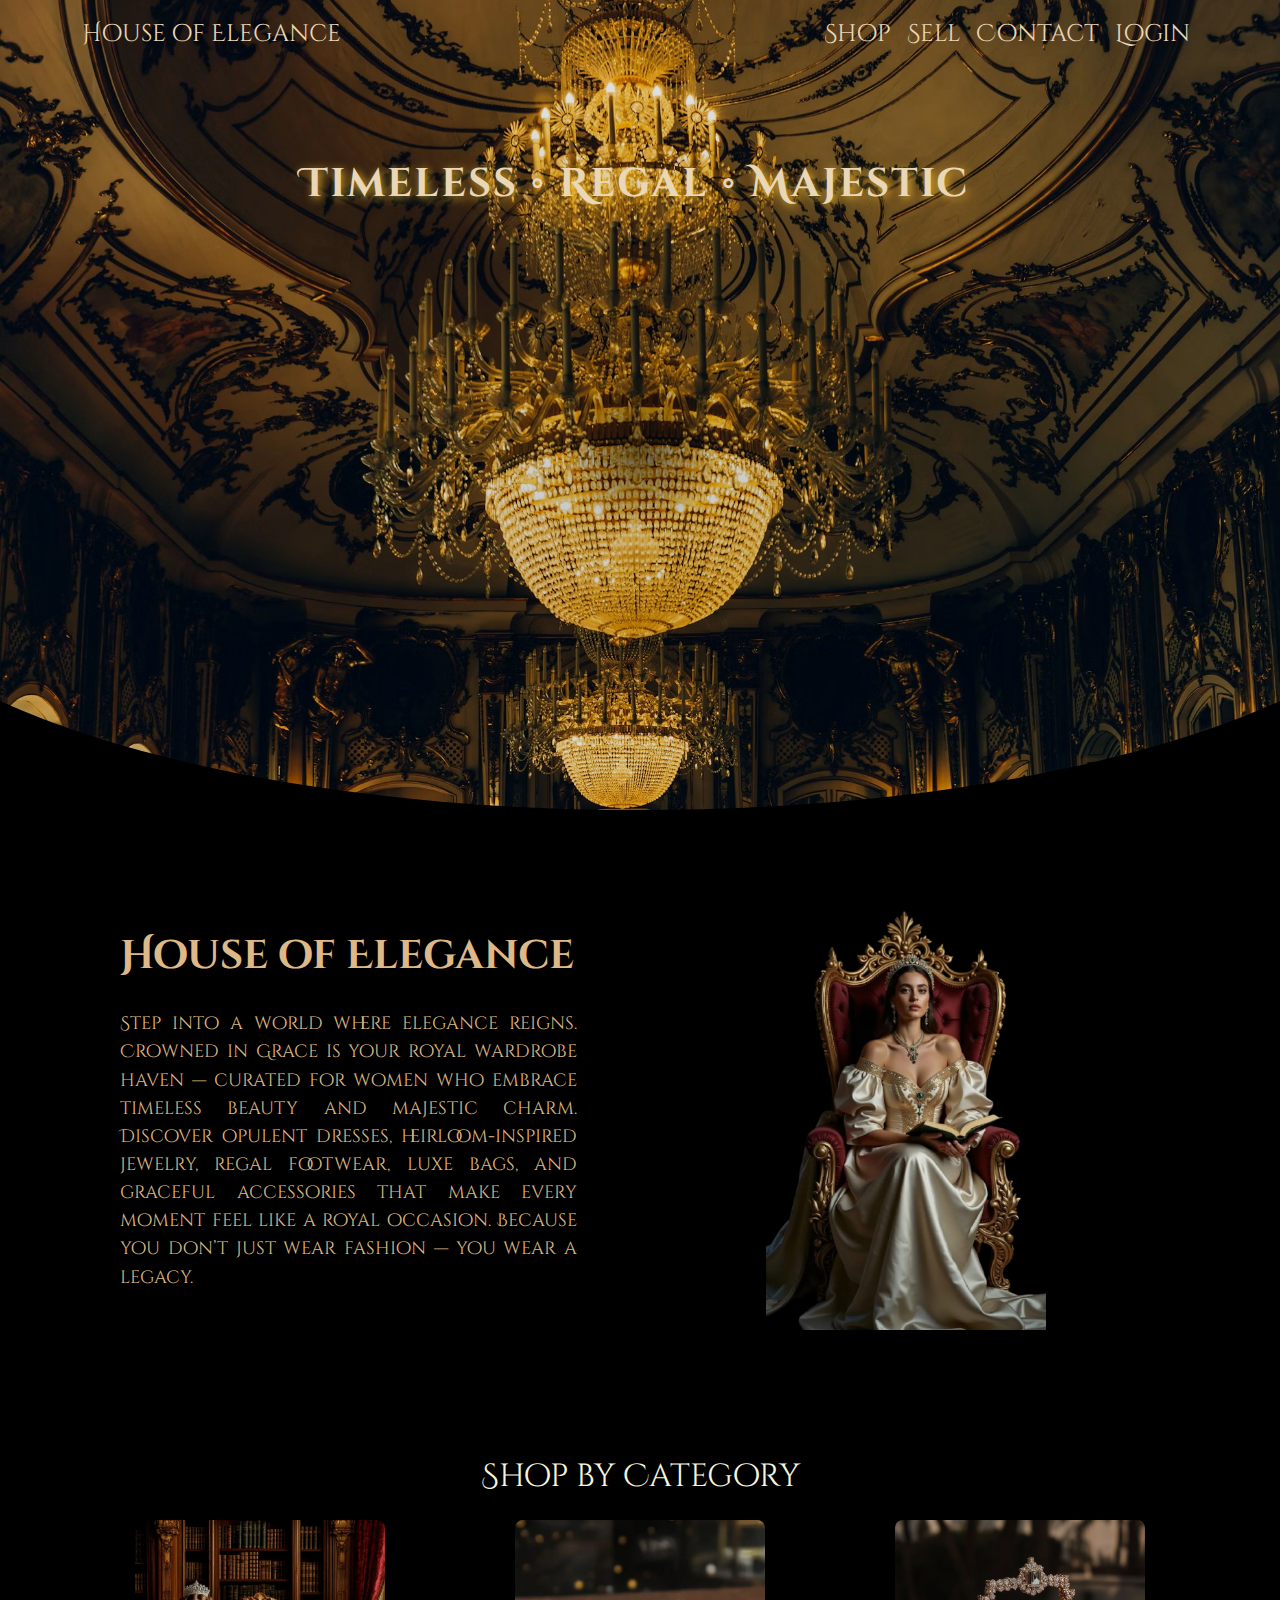
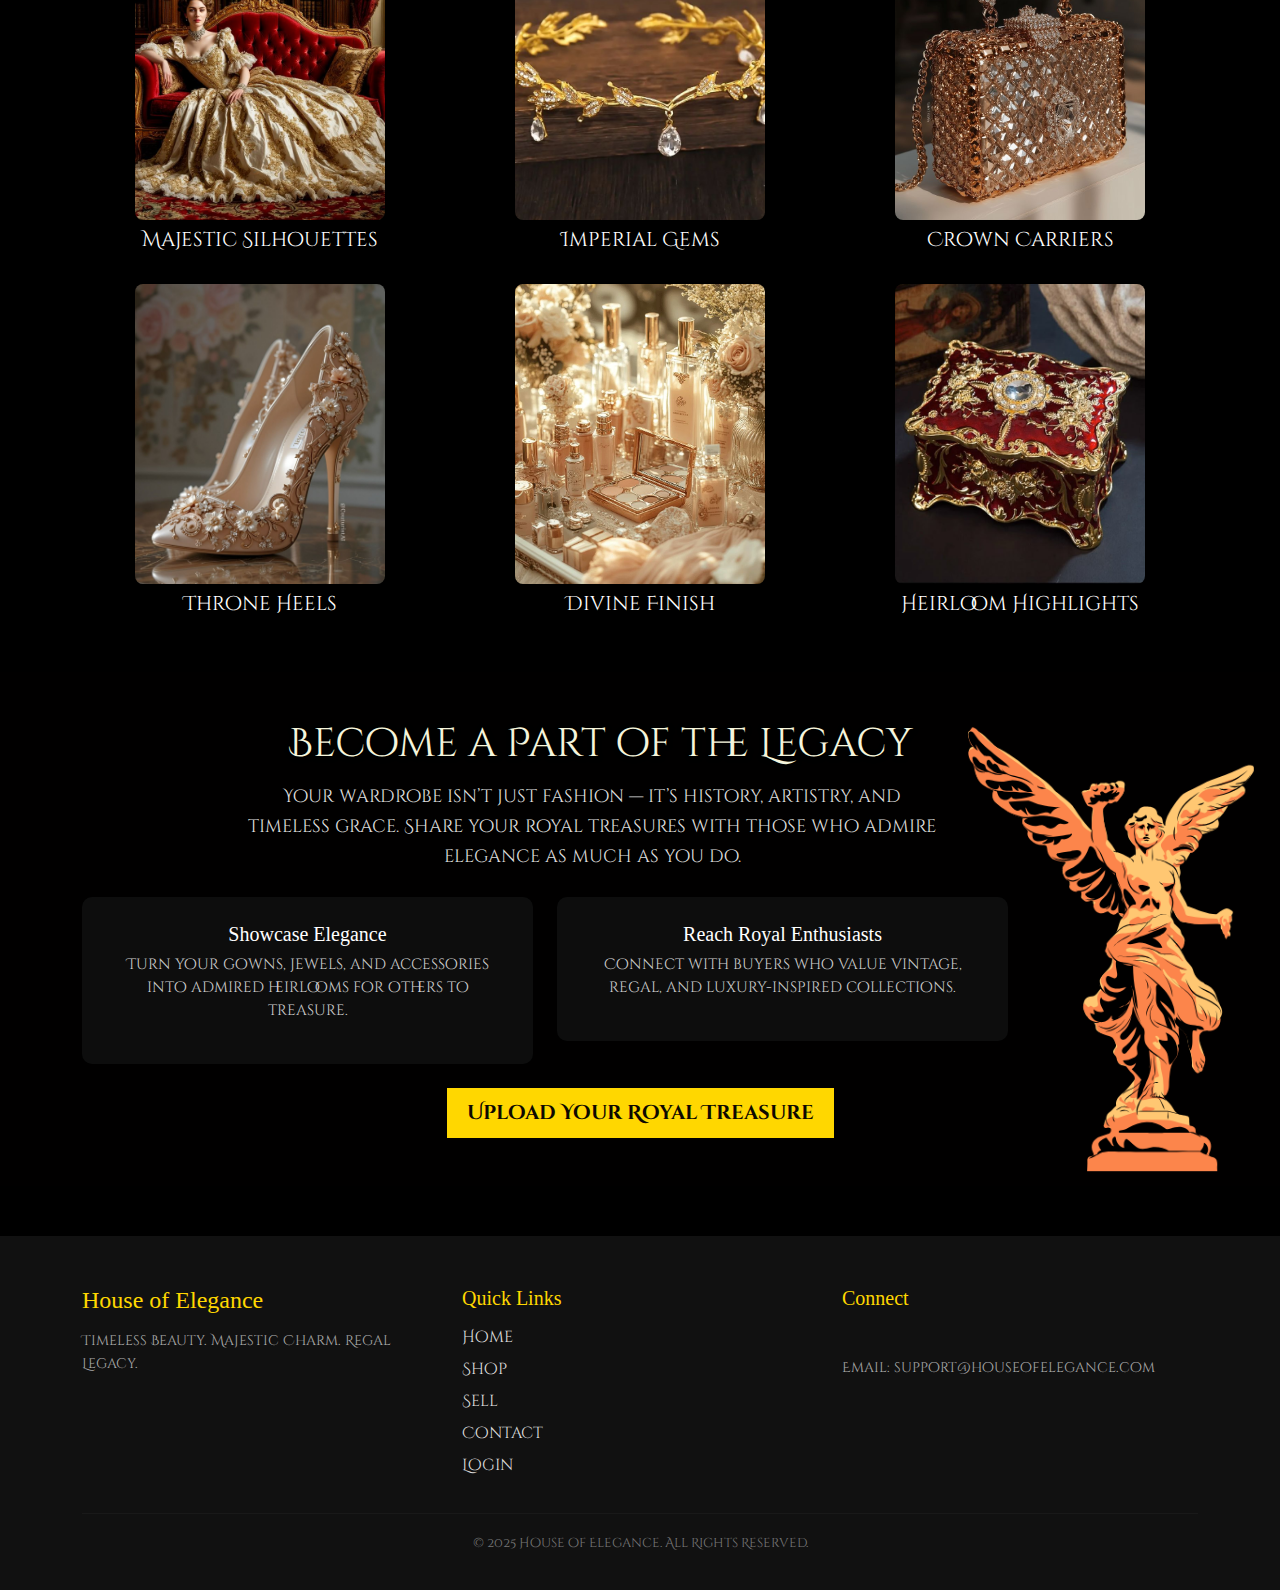
<file: index.html>
<!DOCTYPE html>
<html lang="en">

<head>
  <meta charset="UTF-8">
  <meta name="viewport" content="width=device-width, initial-scale=1.0">
  <title>House-of-elegance</title>
  <link rel="stylesheet" href="https://cdnjs.cloudflare.com/ajax/libs/font-awesome/6.5.0/css/all.min.css">
  <link href="https://cdn.jsdelivr.net/npm/bootstrap@5.3.2/dist/css/bootstrap.min.css" rel="stylesheet">
  <link rel="preconnect" href="https://fonts.googleapis.com">
  <link rel="preconnect" href="https://fonts.gstatic.com" crossorigin>
  <link href="https://fonts.googleapis.com/css2?family=Cinzel+Decorative:wght@400;700;900&display=swap"
    rel="stylesheet">
  <link rel="stylesheet" href="style.css">
  <link rel="shortcut icon" href="./media/favicon.png" type="image/x-icon">
</head>

<body>

  <nav class="navbar navbar-expand-lg navbar-dark bg-transparent">
    <div class="container">
      <a class="navbar-brand fs-4" href="index.html">House of Elegance</a>
      <button class="navbar-toggler" type="button" data-bs-toggle="collapse" data-bs-target="#navbarNav">
        <span class="navbar-toggler-icon"></span>
      </button>
      <div class="collapse navbar-collapse" id="navbarNav">
        <ul class="navbar-nav ms-auto fs-4">
          <li class="nav-item"><a class="nav-link" href="#categories">Shop</a></li>
          <li class="nav-item"><a class="nav-link" href="sell.html">Sell</a></li>
          <li class="nav-item"><a class="nav-link" href="contact.html">Contact</a></li>
          <li class="nav-item"><a class="nav-link" href="login.html">Login</a></li>
        </ul>
      </div>
    </div>
  </nav>

  <header class="hero">
    <div class="hero-content align-items-center">
      <h1>Timeless • Regal • Majestic</h1>
    </div>


    <!-- SVG curve that creates the outward arc and fills the area below -->
    <svg class="hero-curve" viewBox="0 0 1440 220" preserveAspectRatio="none" xmlns="http://www.w3.org/2000/svg">
      <!-- control points define how deep/wide the arc is — adjust the numbers to tweak -->
      <path d="M0,0 C360,160 1080,160 1440,0 L1440,220 L0,220 Z" fill="rgb(0,0,0)"></path>
    </svg>
  </header>

  <section class="after-hero container">
    <div class="row align-items-center">
      <!-- Left column: text -->
      <div class="col-md-6 text-start">
        <h1 class="after-hero-title">House of Elegance</h1>
        <p>
          Step into a world where elegance reigns. Crowned in Grace is your royal wardrobe haven — curated
          for women who embrace timeless beauty and majestic charm. Discover opulent dresses, heirloom-inspired
          jewelry, regal footwear, luxe bags, and graceful accessories that make every moment feel like a
          royal occasion. Because you don’t just wear fashion — you wear a legacy.
        </p>
      </div>

      <!-- Right column: image -->
      <div class="col-md-6 text-center">
        <img src="./media/girl.png" alt="Elegant Woman" class="img-fluid after-hero-img">
      </div>
    </div>
  </section>



  <section class="py-5" id="categories">
    <div class="container">
      <h2 class="text-center mb-4">Shop by Category</h2>
      <div class="row g-4">
        <div class="col-md-4 category text-center">
          <a href="dress.html">
            <img src="./media/dress.jpg" class="img-fluid" alt="Dresses">
            <h5 class="mt-2">Majestic Silhouettes</h5>
          </a>
        </div>

        <div class="col-md-4 category text-center">
          <a href="jewelry.html">
            <img src="./media/jew1.jpg" class="img-fluid" alt="Jewelry">
            <h5 class="mt-2">Imperial Gems</h5>
          </a>
        </div>

        <div class="col-md-4 category text-center">
          <a href="bags.html">
            <img src="./media/bag.jpg" class="img-fluid" alt="Footwear">
            <h5 class="mt-2">Crown Carriers</h5>
          </a>
        </div>

        <div class="col-md-4 category text-center">
          <a href="footwear.html">
            <img src="./media/shoe.jpg" class="img-fluid" alt="Footwear">
            <h5 class="mt-2">Throne Heels</h5>
          </a>
        </div>


        <div class="col-md-4 category text-center">
          <a href="cosmetics.html">
            <img src="./media/divine.jpg" class="img-fluid" alt="Footwear">
            <h5 class="mt-2">Divine Finish</h5>
          </a>
        </div>

        <div class="col-md-4 category text-center">
          <a href="accessories.html">
            <img src="./media/acc9.jpg" class="img-fluid" alt="Accessories">
            <h5 class="mt-2">Heirloom Highlights</h5>
          </a>
        </div>
      </div>
    </div>
  </section>

  <section class="py-5 sell-section" id="sell">
    <div class="container text-center">

      <!-- Heading -->
      <h2 class="section-title">Become a Part of the Legacy</h2>
      <p class="section-subtitle">
        Your wardrobe isn’t just fashion — it’s history, artistry, and timeless grace.
        Share your royal treasures with those who admire elegance as much as you do.
      </p>

      <!-- Features -->
      <div class="row mt-4 mb-4">
        <div class="col-md-5">
          <div class="sell-feature">
            <i class="bi bi-gem"></i>
            <h5>Showcase Elegance</h5>
            <p>Turn your gowns, jewels, and accessories into admired heirlooms for others to treasure.</p>
          </div>
        </div>

        <div class="col-md-5">
          <div class="sell-feature">
            <i class="bi bi-people"></i>
            <h5>Reach Royal Enthusiasts</h5>
            <p>Connect with buyers who value vintage, regal, and luxury-inspired collections.</p>
          </div>
        </div>
      </div>

      <!-- CTA Button -->
      <a href="sell.html" class="btn btn-gold btn-lg">Upload Your Royal Treasure</a>

    </div>
  </section>



  <footer class="footer">
    <div class="container">
      <div class="row">

        <!-- Brand & Tagline -->
        <div class="col-md-4 footer-brand">
          <h4>House of Elegance</h4>
          <p>Timeless Beauty. Majestic Charm. Regal Legacy.</p>
        </div>

        <!-- Quick Links -->
        <div class="col-md-4 footer-links">
          <h5>Quick Links</h5>
          <ul>
            <li><a href="index.html">Home</a></li>
            <li><a href="#categories">Shop</a></li>
            <li><a href="sell.html">Sell</a></li>
            <li><a href="contact.html">Contact</a></li>
            <li><a href="login.html">Login</a></li>
          </ul>
        </div>

        <!-- Social & Contact -->
        <div class="col-md-4 footer-contact">
          <h5>Connect</h5>
          <div class="social-icons">
            <a href="#"><i class="bi bi-facebook"></i></a>
            <a href="#"><i class="bi bi-instagram"></i></a>
            <a href="#"><i class="bi bi-twitter"></i></a>
          </div>
          <p>Email: support@houseofelegance.com</p>
        </div>

      </div>

      <hr>
      <p class="text-center copyright">
        &copy; 2025 House of Elegance. All Rights Reserved.
      </p>
    </div>
  </footer>



  <script src="https://cdn.jsdelivr.net/npm/bootstrap@5.3.2/dist/js/bootstrap.bundle.min.js"></script>
</body>

</html>
</file>
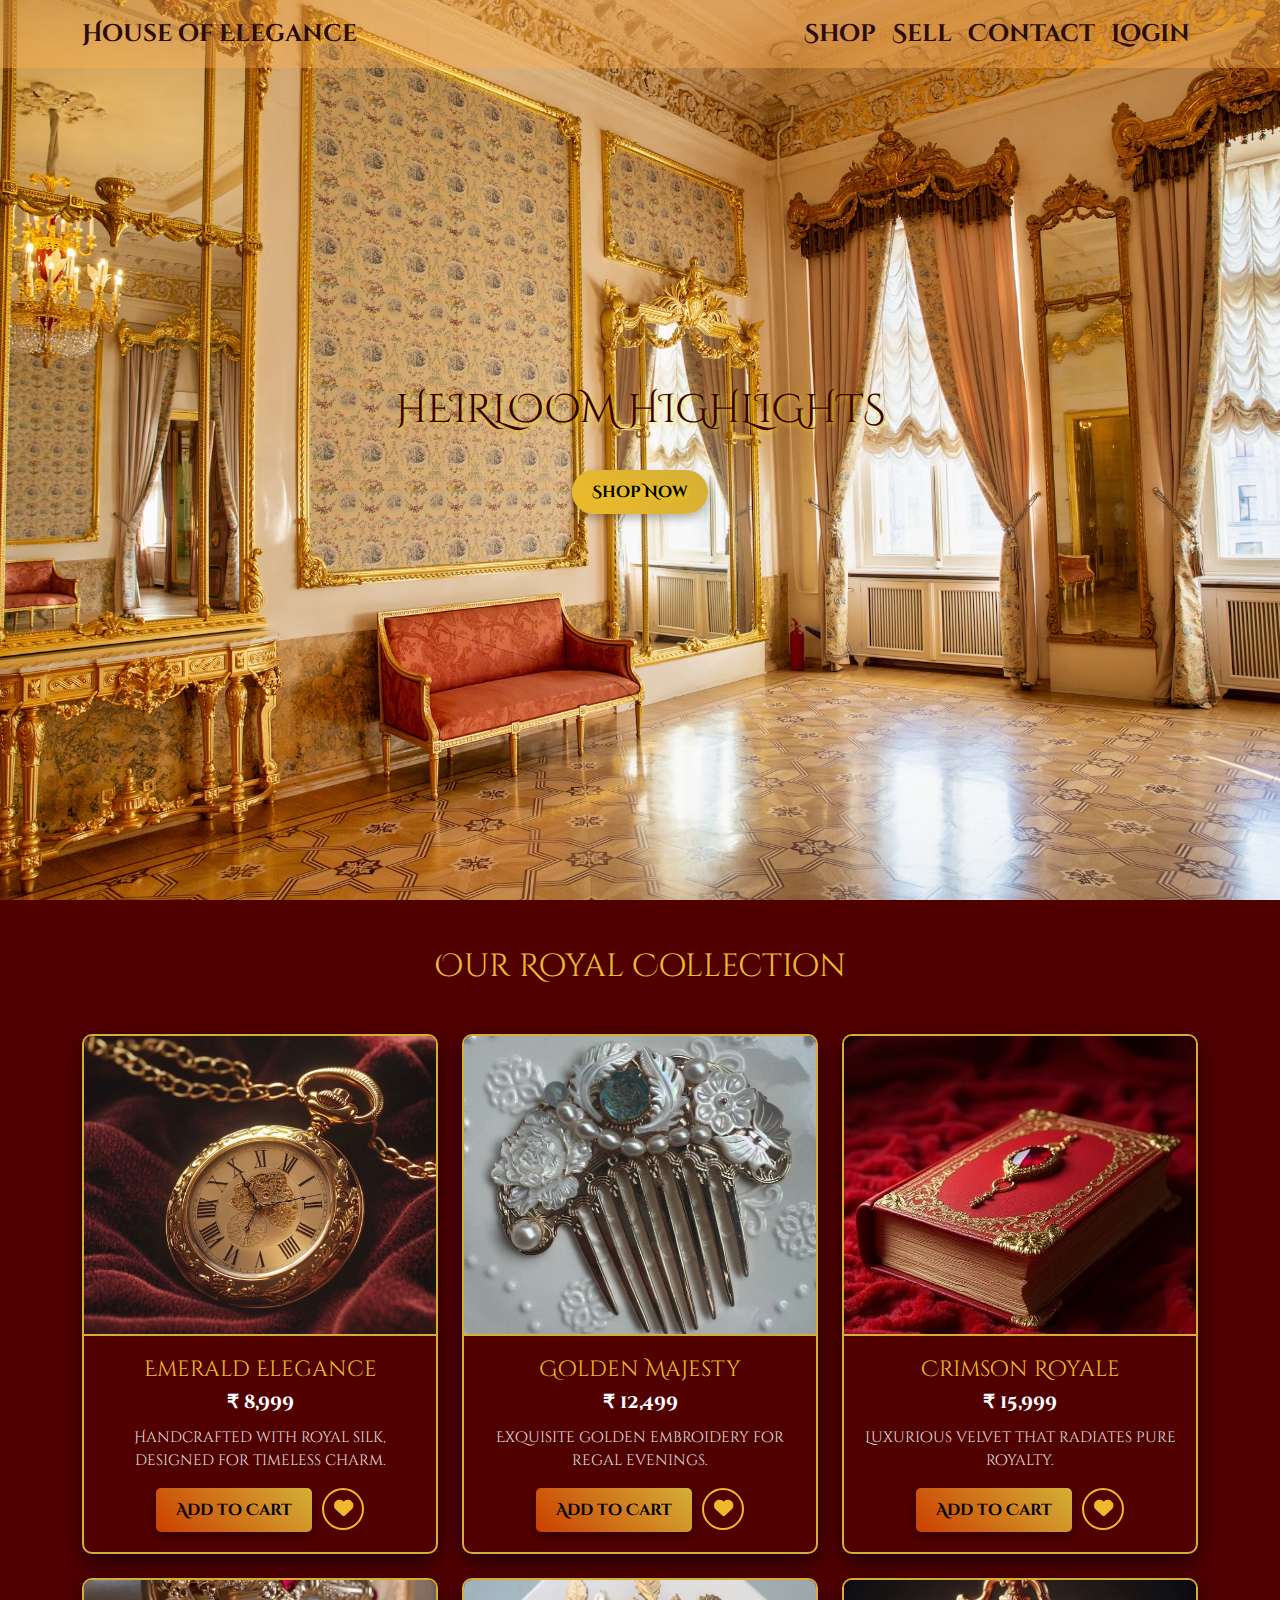
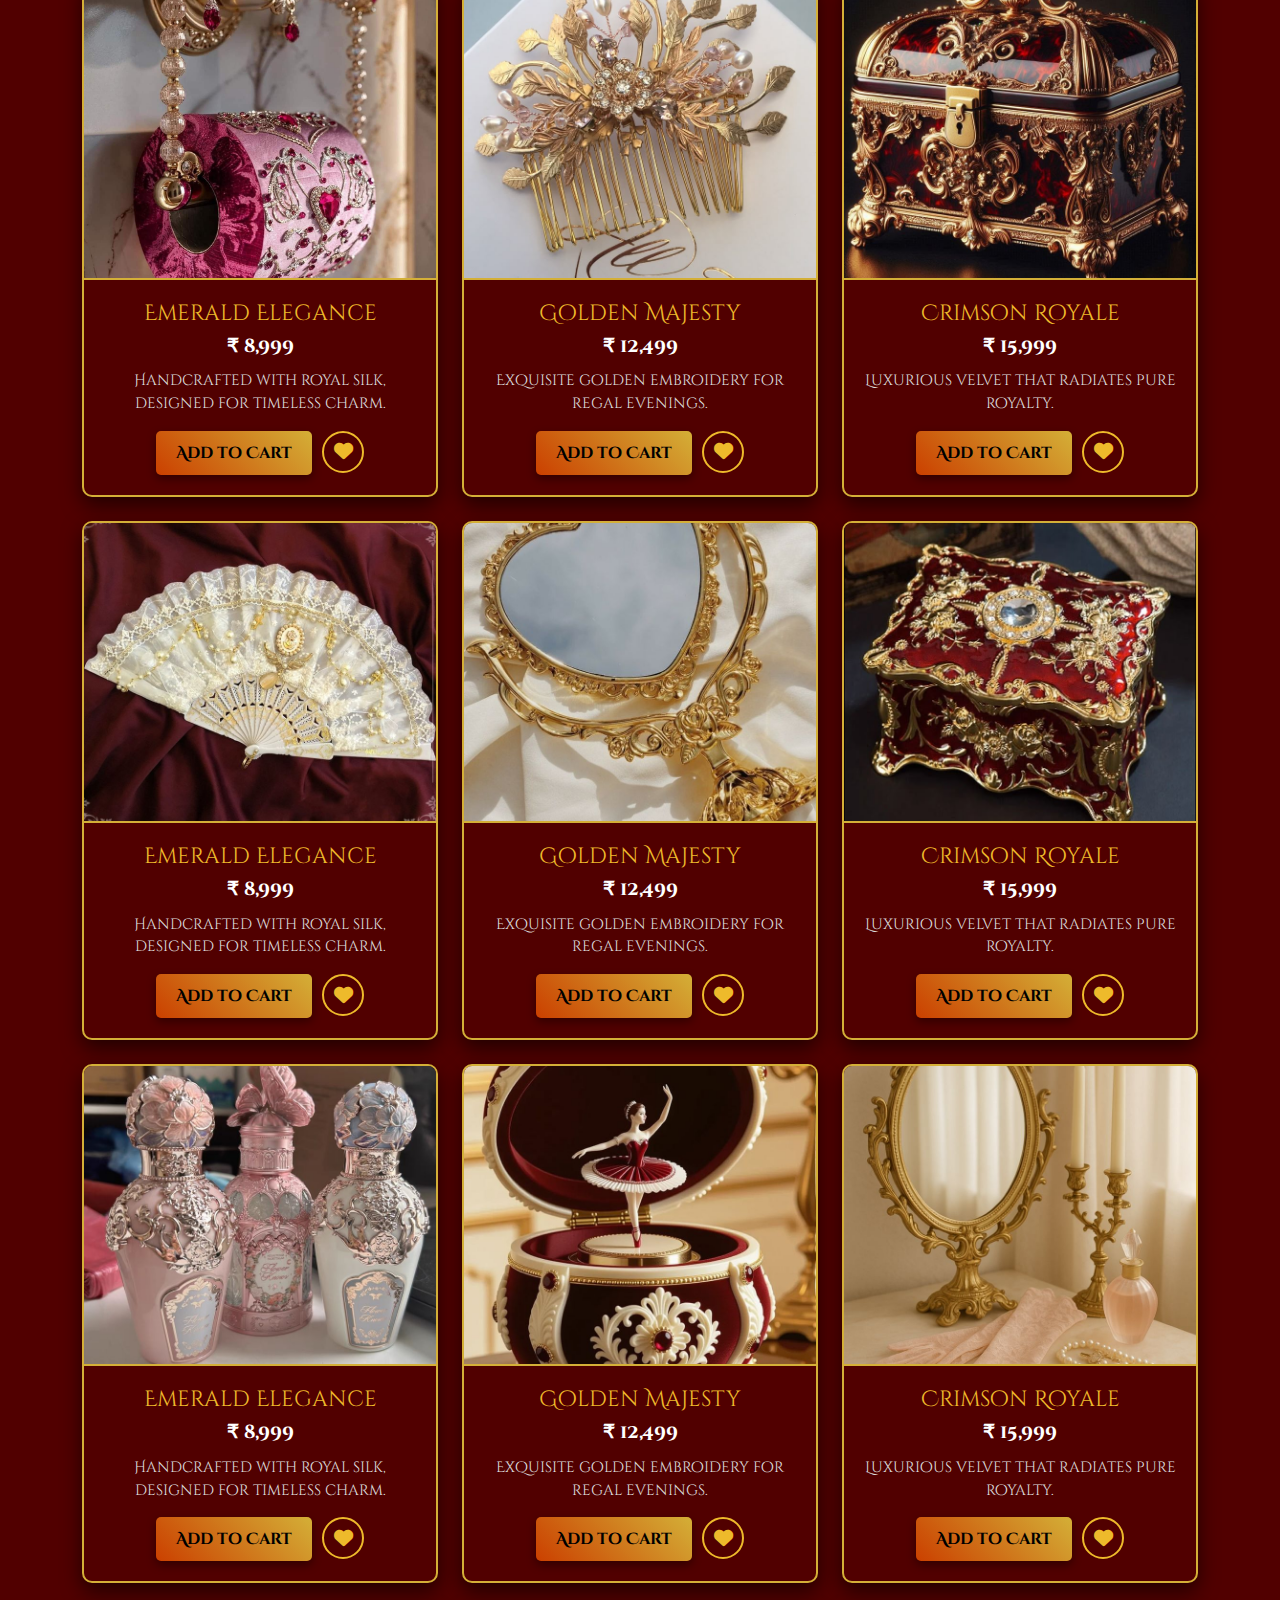
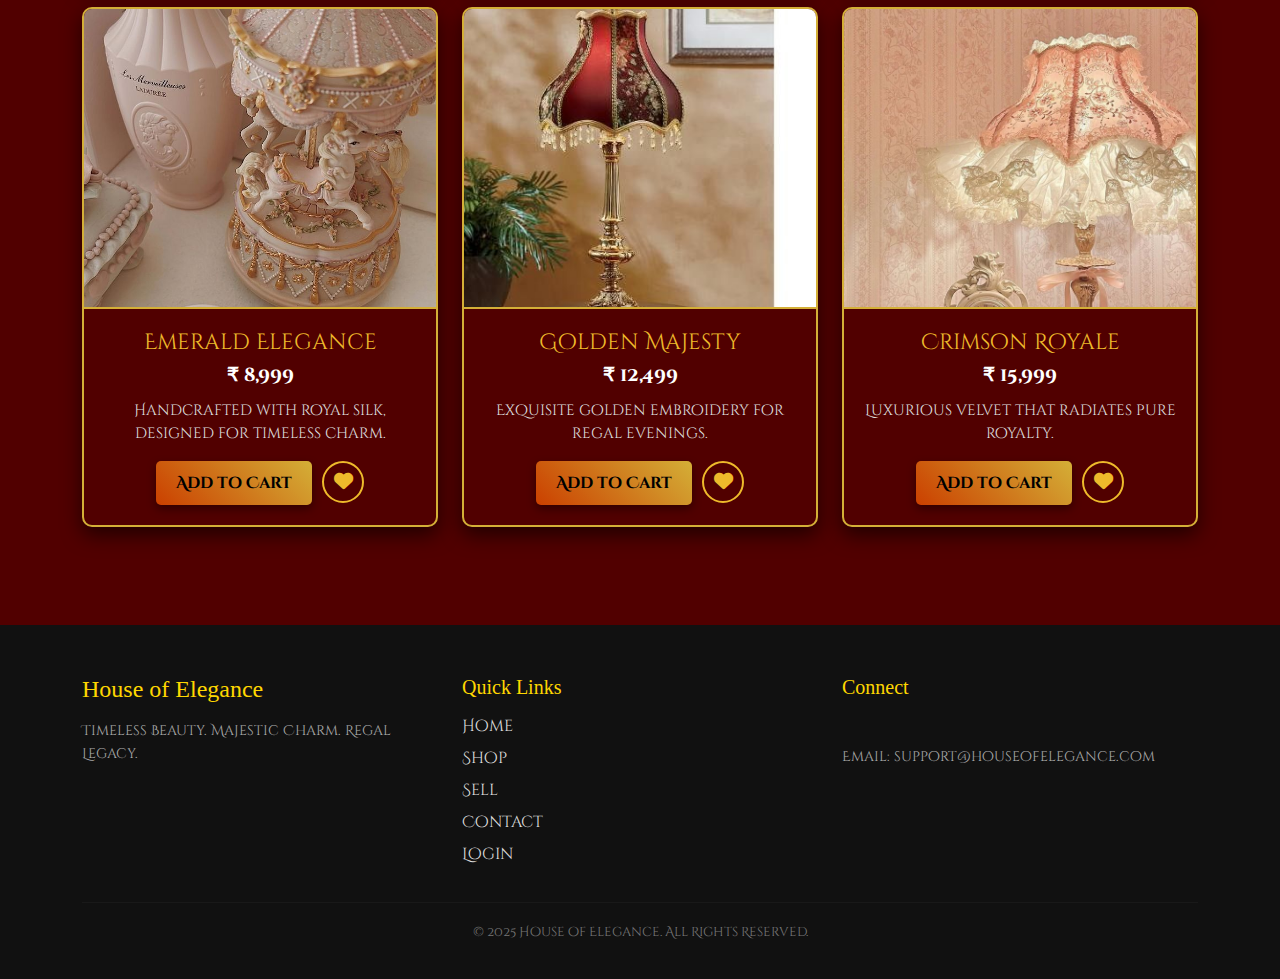
<file: accessories.html>
<!DOCTYPE html>
<html lang="en">

<head>
  <meta charset="UTF-8">
  <meta name="viewport" content="width=device-width, initial-scale=1.0">
  <title>House-of-elegance</title>
  <link rel="stylesheet" href="https://cdnjs.cloudflare.com/ajax/libs/font-awesome/6.5.0/css/all.min.css">
  <link href="https://cdn.jsdelivr.net/npm/bootstrap@5.3.2/dist/css/bootstrap.min.css" rel="stylesheet">
  <link rel="preconnect" href="https://fonts.googleapis.com">
  <link rel="preconnect" href="https://fonts.gstatic.com" crossorigin>
  <link rel="shortcut icon" href="./media/favicon.png" type="image/x-icon">
  <link href="https://fonts.googleapis.com/css2?family=Cinzel+Decorative:wght@400;700;900&display=swap"
    rel="stylesheet">
  <link rel="stylesheet" href="accessories.css">
</head>

<body>

  <nav class="navbar navbar-expand-lg navbar-dark bg-transparent custom-navbar">
    <div class="container">
      <a class="navbar-brand fs-4" href="index.html">House of Elegance</a>
      <button class="navbar-toggler" type="button" data-bs-toggle="collapse" data-bs-target="#navbarNav">
        <span class="navbar-toggler-icon"></span>
      </button>
      <div class="collapse navbar-collapse" id="navbarNav">
        <ul class="navbar-nav ms-auto fs-4">
          <li class="nav-item"><a class="nav-link" href="#collection">Shop</a></li>
          <li class="nav-item"><a class="nav-link" href="sell.html">Sell</a></li>
          <li class="nav-item"><a class="nav-link" href="contact.html">Contact</a></li>
          <li class="nav-item"><a class="nav-link" href="login.html">Login</a></li>
        </ul>
      </div>
    </div>
  </nav>

  <header class="hero">
    <h1>HEIRLOOM HIGHLIGHTS</h1>
    <a href="#collection" class="btn btn-gold mt-3">Shop Now</a>
  </header>

  <section class="py-5" id="collection">
    <div class="container">
      <h2 class="text-center mb-5" style="color: #eeba2e;">Our Royal Collection</h2>
      <div class="row g-4">

        <!-- Card 1 -->
        <div class="col-12 col-sm-6 col-lg-4">
          <div class="luxury-card">
            <img src="./media/acc1.jpg" class="card-img-top" alt="Royal Dress">
            <div class="card-body text-center">
              <h5 class="card-title">Emerald Elegance</h5>
              <p class="price">₹ 8,999</p>
              <p class="card-text">Handcrafted with royal silk, designed for timeless charm.</p>
              <div class="card-actions">
                <button class="btn btn-gold">Add to Cart</button>
                <button class="btn-like"><i class="fas fa-heart"></i></button>
              </div>
            </div>
          </div>
        </div>

        <!-- Card 2 -->
        <div class="col-12 col-sm-6 col-lg-4">
          <div class="luxury-card">
            <img src="./media/acc2.jpg" class="card-img-top" alt="Royal Dress">
            <div class="card-body text-center">
              <h5 class="card-title">Golden Majesty</h5>
              <p class="price">₹ 12,499</p>
              <p class="card-text">Exquisite golden embroidery for regal evenings.</p>
              <div class="card-actions">
                <button class="btn btn-gold">Add to Cart</button>
                <button class="btn-like"><i class="fas fa-heart"></i></button>
              </div>
            </div>
          </div>
        </div>

        <!-- Card 3 -->
        <div class="col-12 col-sm-6 col-lg-4">
          <div class="luxury-card">
            <img src="./media/acc3.jpg" class="card-img-top" alt="Royal Dress">
            <div class="card-body text-center">
              <h5 class="card-title">Crimson Royale</h5>
              <p class="price">₹ 15,999</p>
              <p class="card-text">Luxurious velvet that radiates pure royalty.</p>
              <div class="card-actions">
                <button class="btn btn-gold">Add to Cart</button>
                <button class="btn-like"><i class="fas fa-heart"></i></button>
              </div>
            </div>
          </div>
        </div>

        <!-- Card 4 -->
        <div class="col-12 col-sm-6 col-lg-4">
          <div class="luxury-card">
            <img src="./media/acc4.jpg" class="card-img-top" alt="Royal Dress">
            <div class="card-body text-center">
              <h5 class="card-title">Emerald Elegance</h5>
              <p class="price">₹ 8,999</p>
              <p class="card-text">Handcrafted with royal silk, designed for timeless charm.</p>
              <div class="card-actions">
                <button class="btn btn-gold">Add to Cart</button>
                <button class="btn-like"><i class="fas fa-heart"></i></button>
              </div>
            </div>
          </div>
        </div>

        <!-- Card 5 -->
        <div class="col-12 col-sm-6 col-lg-4">
          <div class="luxury-card">
            <img src="./media/acc5.jpg" class="card-img-top" alt="Royal Dress">
            <div class="card-body text-center">
              <h5 class="card-title">Golden Majesty</h5>
              <p class="price">₹ 12,499</p>
              <p class="card-text">Exquisite golden embroidery for regal evenings.</p>
              <div class="card-actions">
                <button class="btn btn-gold">Add to Cart</button>
                <button class="btn-like"><i class="fas fa-heart"></i></button>
              </div>
            </div>
          </div>
        </div>

        <!-- Card 6 -->
        <div class="col-12 col-sm-6 col-lg-4">
          <div class="luxury-card">
            <img src="./media/acc6.jpg" class="card-img-top" alt="Royal Dress">
            <div class="card-body text-center">
              <h5 class="card-title">Crimson Royale</h5>
              <p class="price">₹ 15,999</p>
              <p class="card-text">Luxurious velvet that radiates pure royalty.</p>
              <div class="card-actions">
                <button class="btn btn-gold">Add to Cart</button>
                <button class="btn-like"><i class="fas fa-heart"></i></button>
              </div>
            </div>
          </div>
        </div>

        <!-- Card 7 -->
        <div class="col-12 col-sm-6 col-lg-4">
          <div class="luxury-card">
            <img src="./media/acc7.jpg" class="card-img-top" alt="Royal Dress">
            <div class="card-body text-center">
              <h5 class="card-title">Emerald Elegance</h5>
              <p class="price">₹ 8,999</p>
              <p class="card-text">Handcrafted with royal silk, designed for timeless charm.</p>
              <div class="card-actions">
                <button class="btn btn-gold">Add to Cart</button>
                <button class="btn-like"><i class="fas fa-heart"></i></button>
              </div>
            </div>
          </div>
        </div>

        <!-- Card 8 -->
        <div class="col-12 col-sm-6 col-lg-4">
          <div class="luxury-card">
            <img src="./media/acc8.jpg" class="card-img-top" alt="Royal Dress">
            <div class="card-body text-center">
              <h5 class="card-title">Golden Majesty</h5>
              <p class="price">₹ 12,499</p>
              <p class="card-text">Exquisite golden embroidery for regal evenings.</p>
              <div class="card-actions">
                <button class="btn btn-gold">Add to Cart</button>
                <button class="btn-like"><i class="fas fa-heart"></i></button>
              </div>
            </div>
          </div>
        </div>

        <!-- Card 9 -->
        <div class="col-12 col-sm-6 col-lg-4">
          <div class="luxury-card">
            <img src="./media/acc9.jpg" class="card-img-top" alt="Royal Dress">
            <div class="card-body text-center">
              <h5 class="card-title">Crimson Royale</h5>
              <p class="price">₹ 15,999</p>
              <p class="card-text">Luxurious velvet that radiates pure royalty.</p>
              <div class="card-actions">
                <button class="btn btn-gold">Add to Cart</button>
                <button class="btn-like"><i class="fas fa-heart"></i></button>
              </div>
            </div>
          </div>
        </div>

        <!-- Card 10 -->
        <div class="col-12 col-sm-6 col-lg-4">
          <div class="luxury-card">
            <img src="./media/acc10.jpg" class="card-img-top" alt="Royal Dress">
            <div class="card-body text-center">
              <h5 class="card-title">Emerald Elegance</h5>
              <p class="price">₹ 8,999</p>
              <p class="card-text">Handcrafted with royal silk, designed for timeless charm.</p>
              <div class="card-actions">
                <button class="btn btn-gold">Add to Cart</button>
                <button class="btn-like"><i class="fas fa-heart"></i></button>
              </div>
            </div>
          </div>
        </div>

        <!-- Card 11 -->
        <div class="col-12 col-sm-6 col-lg-4">
          <div class="luxury-card">
            <img src="./media/acc11.jpg" class="card-img-top" alt="Royal Dress">
            <div class="card-body text-center">
              <h5 class="card-title">Golden Majesty</h5>
              <p class="price">₹ 12,499</p>
              <p class="card-text">Exquisite golden embroidery for regal evenings.</p>
              <div class="card-actions">
                <button class="btn btn-gold">Add to Cart</button>
                <button class="btn-like"><i class="fas fa-heart"></i></button>
              </div>
            </div>
          </div>
        </div>

        <!-- Card 12 -->
        <div class="col-12 col-sm-6 col-lg-4">
          <div class="luxury-card">
            <img src="./media/acc12.jpg" class="card-img-top" alt="Royal Dress">
            <div class="card-body text-center">
              <h5 class="card-title">Crimson Royale</h5>
              <p class="price">₹ 15,999</p>
              <p class="card-text">Luxurious velvet that radiates pure royalty.</p>
              <div class="card-actions">
                <button class="btn btn-gold">Add to Cart</button>
                <button class="btn-like"><i class="fas fa-heart"></i></button>
              </div>
            </div>
          </div>
        </div>

        <!-- Card 1 -->
        <div class="col-12 col-sm-6 col-lg-4">
          <div class="luxury-card">
            <img src="./media/acc13.jpg" class="card-img-top" alt="Royal Dress">
            <div class="card-body text-center">
              <h5 class="card-title">Emerald Elegance</h5>
              <p class="price">₹ 8,999</p>
              <p class="card-text">Handcrafted with royal silk, designed for timeless charm.</p>
              <div class="card-actions">
                <button class="btn btn-gold">Add to Cart</button>
                <button class="btn-like"><i class="fas fa-heart"></i></button>
              </div>
            </div>
          </div>
        </div>

        <!-- Card 2 -->
        <div class="col-12 col-sm-6 col-lg-4">
          <div class="luxury-card">
            <img src="./media/acc15.jpg" class="card-img-top" alt="Royal Dress">
            <div class="card-body text-center">
              <h5 class="card-title">Golden Majesty</h5>
              <p class="price">₹ 12,499</p>
              <p class="card-text">Exquisite golden embroidery for regal evenings.</p>
              <div class="card-actions">
                <button class="btn btn-gold">Add to Cart</button>
                <button class="btn-like"><i class="fas fa-heart"></i></button>
              </div>
            </div>
          </div>
        </div>

        <!-- Card 3 -->
        <div class="col-12 col-sm-6 col-lg-4">
          <div class="luxury-card">
            <img src="./media/acc16.jpg" class="card-img-top" alt="Royal Dress">
            <div class="card-body text-center">
              <h5 class="card-title">Crimson Royale</h5>
              <p class="price">₹ 15,999</p>
              <p class="card-text">Luxurious velvet that radiates pure royalty.</p>
              <div class="card-actions">
                <button class="btn btn-gold">Add to Cart</button>
                <button class="btn-like"><i class="fas fa-heart"></i></button>
              </div>
            </div>
          </div>
        </div>

        <!-- Extra Card (Visible only on tablets) -->
        <div class="col-12 col-sm-6 col-lg-4 d-none d-md-block d-lg-none">
          <div class="luxury-card">
            <img src="./media/acc3.jpg" class="card-img-top" alt="Exclusive Tablet Card">
            <div class="card-body text-center">
              <h5 class="card-title">Tablet Exclusive</h5>
              <p class="price">₹ 4,999</p>
              <p class="card-text">This special card shows only on tablet screens.</p>
              <div class="card-actions">
                <button class="btn btn-gold">Add to Cart</button>
                <button class="btn-like"><i class="fas fa-heart"></i></button>
              </div>
            </div>
          </div>
        </div>


      </div>
    </div>
  </section>

  <footer class="footer">
    <div class="container">
      <div class="row">

        <!-- Brand & Tagline -->
        <div class="col-md-4 footer-brand">
          <h4>House of Elegance</h4>
          <p>Timeless Beauty. Majestic Charm. Regal Legacy.</p>
        </div>

        <!-- Quick Links -->
        <div class="col-md-4 footer-links">
          <h5>Quick Links</h5>
          <ul>
            <li><a href="index.html">Home</a></li>
            <li><a href="#categories">Shop</a></li>
            <li><a href="sell.html">Sell</a></li>
            <li><a href="contact.html">Contact</a></li>
            <li><a href="login.html">Login</a></li>
          </ul>
        </div>

        <!-- Social & Contact -->
        <div class="col-md-4 footer-contact">
          <h5>Connect</h5>
          <div class="social-icons">
            <a href="#"><i class="bi bi-facebook"></i></a>
            <a href="#"><i class="bi bi-instagram"></i></a>
            <a href="#"><i class="bi bi-twitter"></i></a>
          </div>
          <p>Email: support@houseofelegance.com</p>
        </div>

      </div>

      <hr>
      <p class="text-center copyright">
        &copy; 2025 House of Elegance. All Rights Reserved.
      </p>
    </div>
  </footer>


  <script src="https://cdn.jsdelivr.net/npm/bootstrap@5.3.2/dist/js/bootstrap.bundle.min.js"></script>
</body>

</html>
</file>
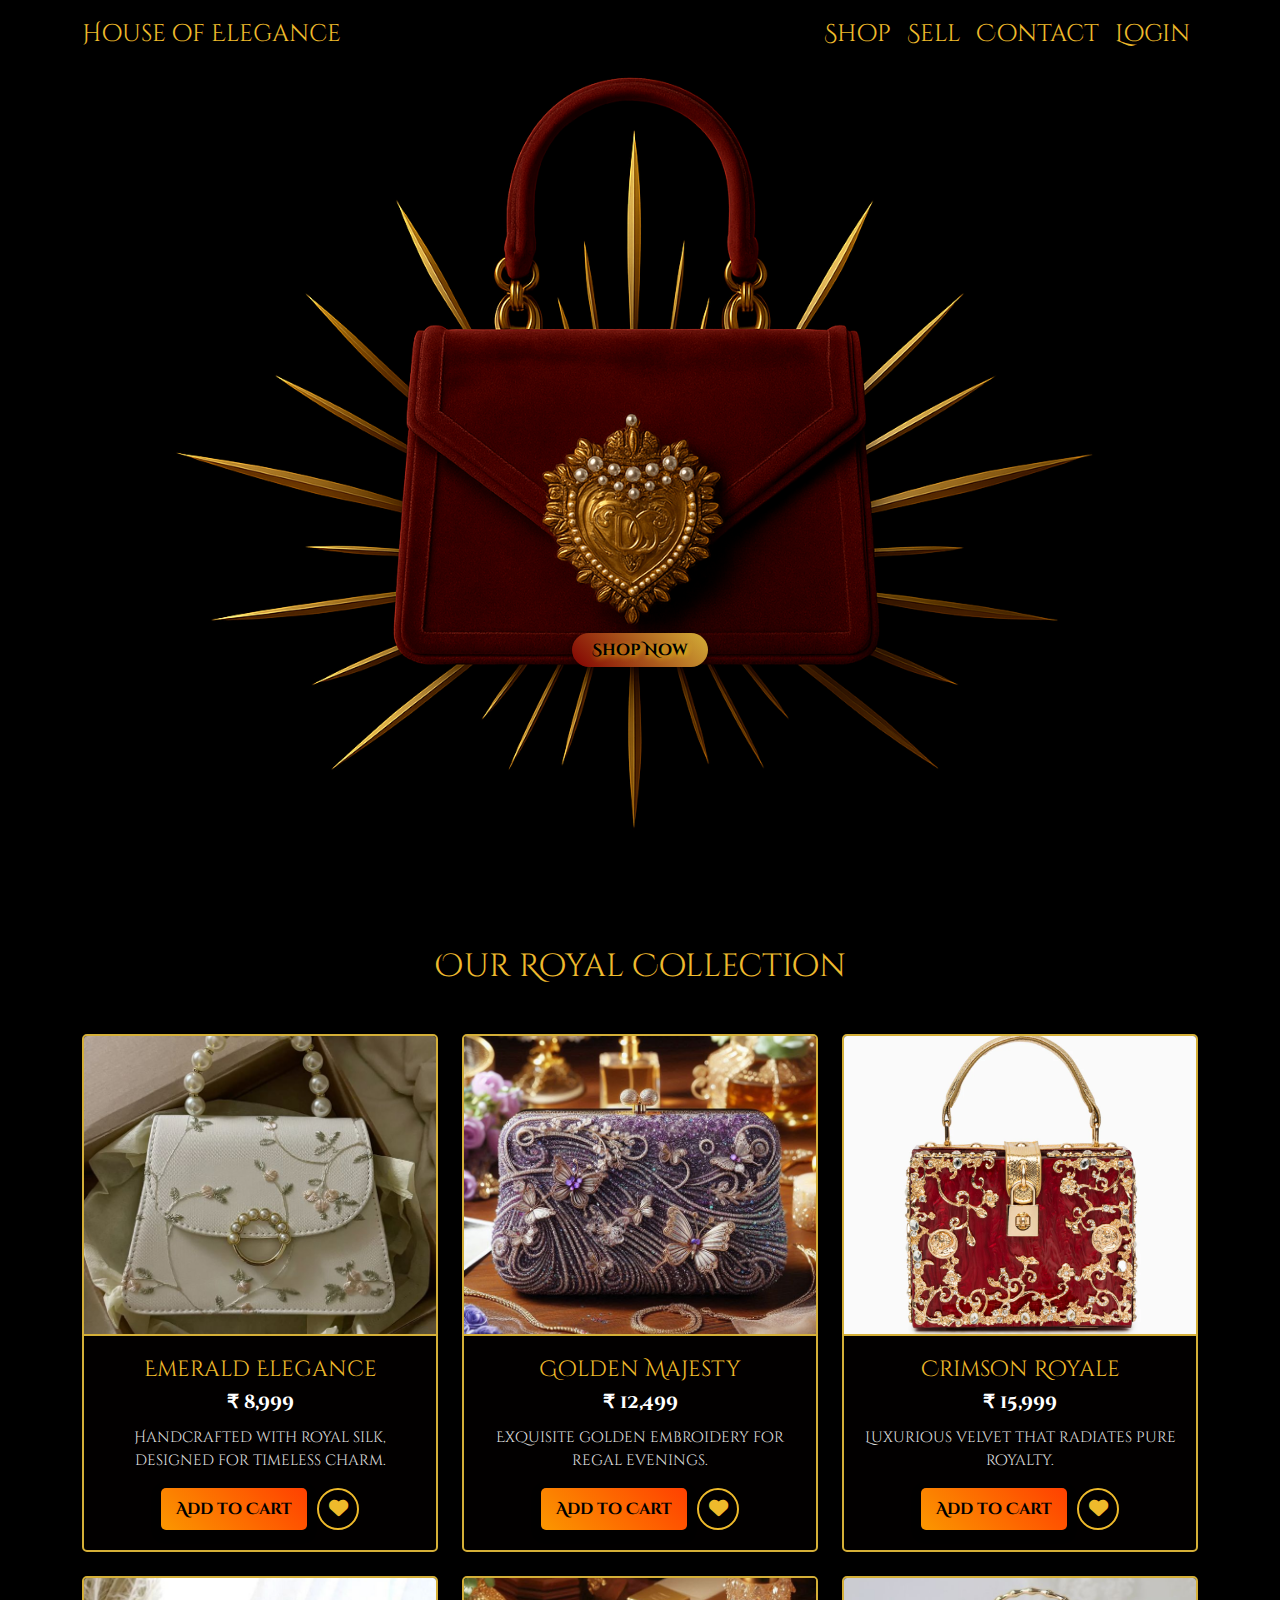
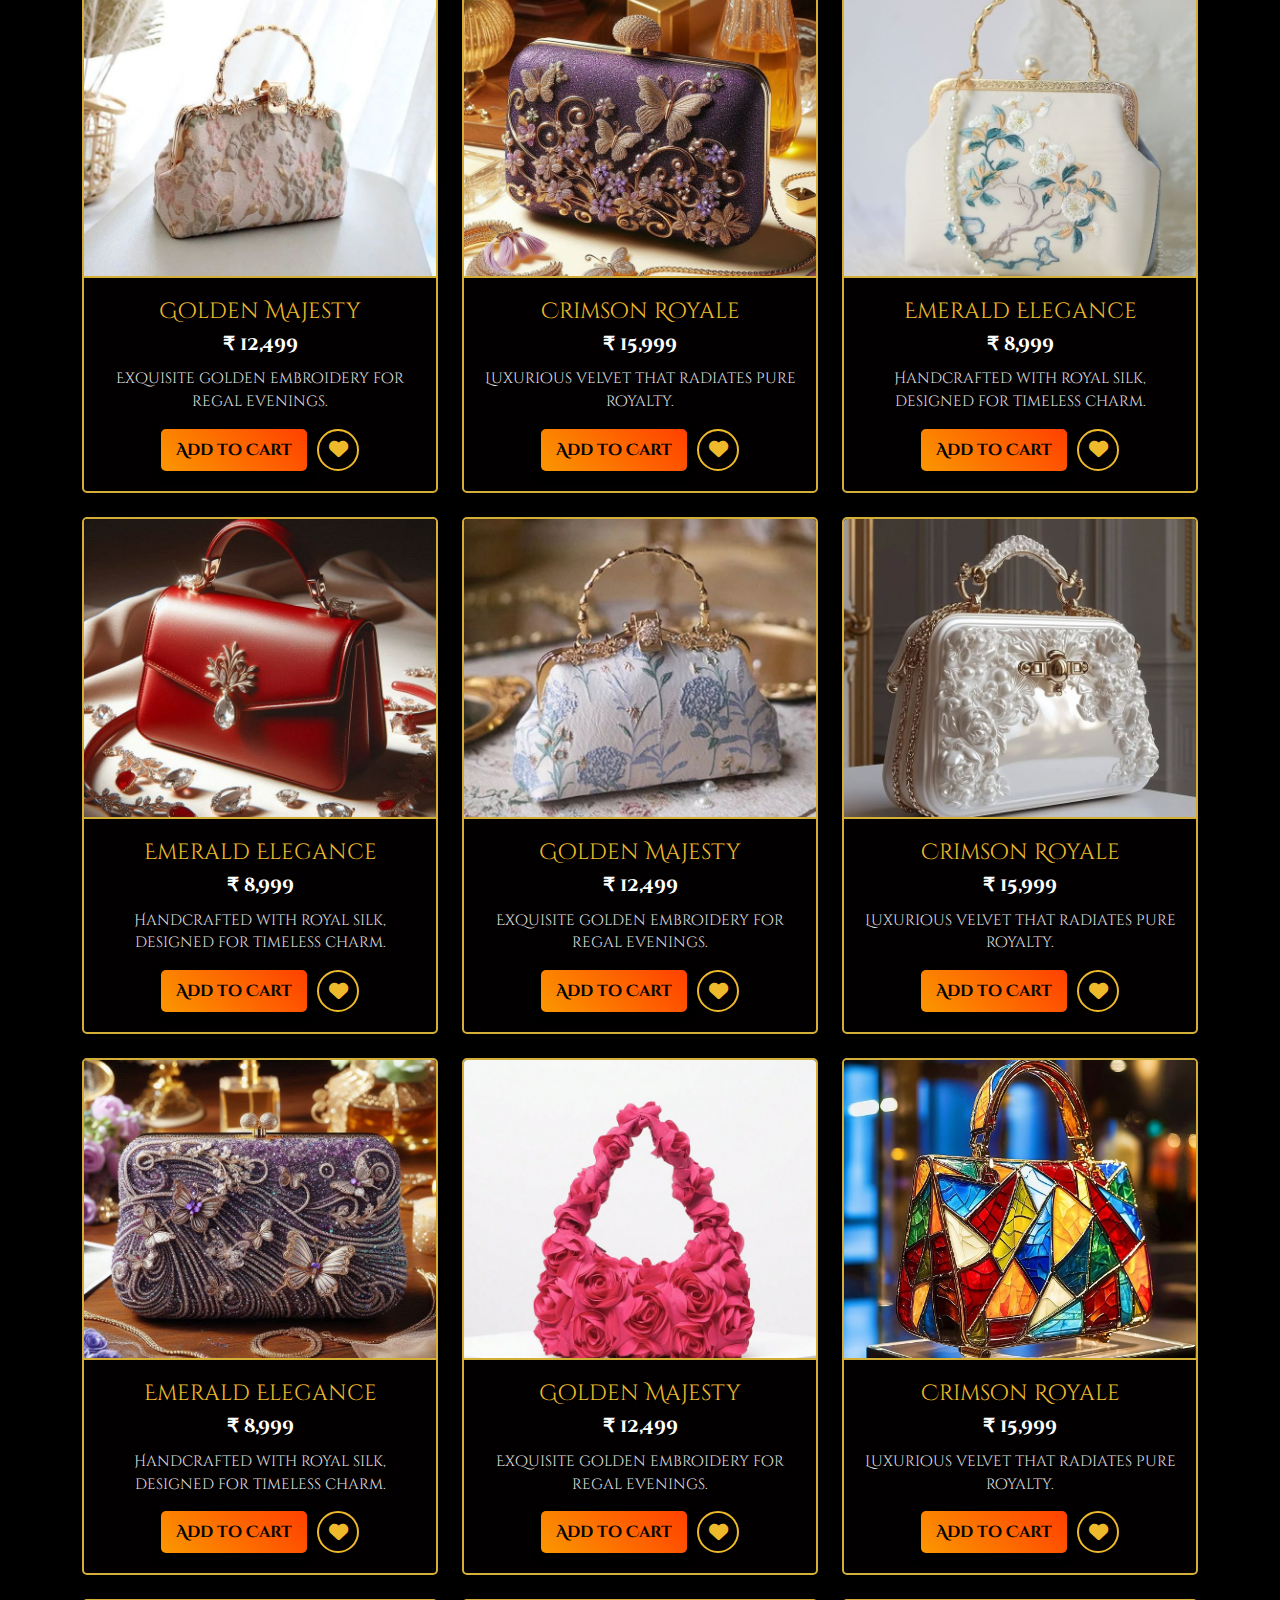
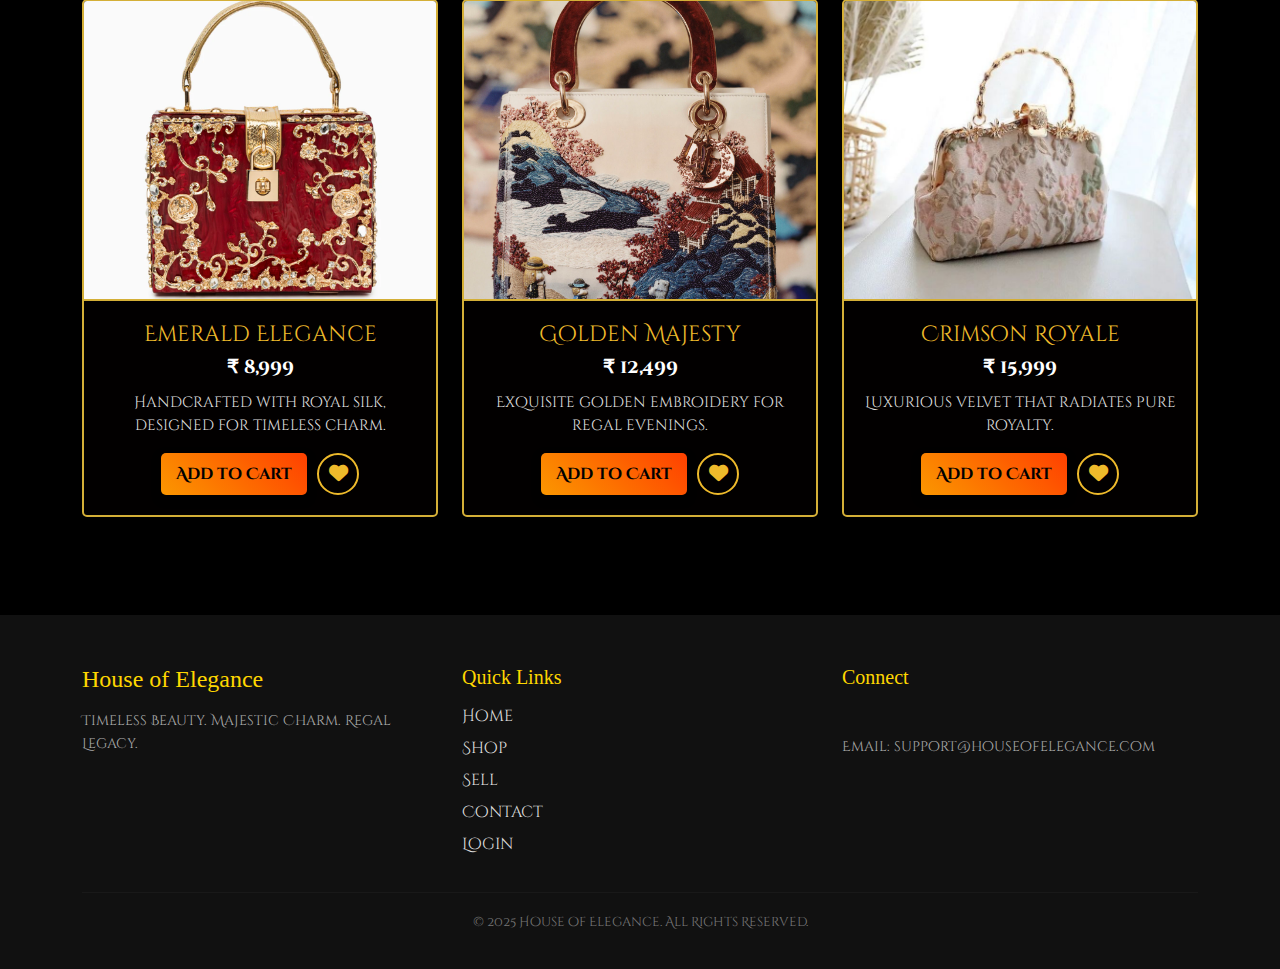
<file: bags.html>
<!DOCTYPE html>
<html lang="en">

<head>
  <meta charset="UTF-8">
  <meta name="viewport" content="width=device-width, initial-scale=1.0">
  <title>House-of-elegance</title>
  <link rel="stylesheet" href="https://cdnjs.cloudflare.com/ajax/libs/font-awesome/6.5.0/css/all.min.css">
  <link href="https://cdn.jsdelivr.net/npm/bootstrap@5.3.2/dist/css/bootstrap.min.css" rel="stylesheet">
  <link rel="preconnect" href="https://fonts.googleapis.com">
  <link rel="preconnect" href="https://fonts.gstatic.com" crossorigin>
  <link href="https://fonts.googleapis.com/css2?family=Cinzel+Decorative:wght@400;700;900&display=swap"
    rel="stylesheet">
    <link rel="shortcut icon" href="./media/favicon.png" type="image/x-icon">
  <link rel="stylesheet" href="bags.css">
</head>

<body>

  <nav class="navbar navbar-expand-lg navbar-dark bg-transparent">
    <div class="container">
      <a class="navbar-brand fs-4" href="index.html">House of Elegance</a>
      <button class="navbar-toggler" type="button" data-bs-toggle="collapse" data-bs-target="#navbarNav">
        <span class="navbar-toggler-icon"></span>
      </button>
      <div class="collapse navbar-collapse" id="navbarNav">
        <ul class="navbar-nav ms-auto fs-4">
          <li class="nav-item"><a class="nav-link" href="#collection">Shop</a></li>
          <li class="nav-item"><a class="nav-link" href="sell.html">Sell</a></li>
          <li class="nav-item"><a class="nav-link" href="contact.html">Contact</a></li>
          <li class="nav-item"><a class="nav-link" href="login.html">Login</a></li>
        </ul>
      </div>
    </div>
  </nav>

  <header class="hero">
    <a href="#collection" class="btn btn-gold mt-3">Shop Now</a>
  </header>

  <section class="py-5 bg-black" id="collection">
    <div class="container">
      <h2 class="text-center mb-5" style="color:#eeba2e">Our Royal Collection</h2>
      <div class="row g-4">


        <!-- Card 7 -->
        <div class="col-12 col-sm-6 col-lg-4">
          <div class="luxury-card">
            <img src="./media/bag2.jpg" class="card-img-top" alt="Royal Dress">
            <div class="card-body text-center">
              <h5 class="card-title">Emerald Elegance</h5>
              <p class="price">₹ 8,999</p>
              <p class="card-text">Handcrafted with royal silk, designed for timeless charm.</p>
              <div class="card-actions">
                <button class="btn btn-gold">Add to Cart</button>
                <button class="btn-like"><i class="fas fa-heart"></i></button>
              </div>
            </div>
          </div>
        </div>

        <!-- Card 8 -->
        <div class="col-12 col-sm-6 col-lg-4">
          <div class="luxury-card">
            <img src="./media/bag10.jpg" class="card-img-top" alt="Royal Dress">
            <div class="card-body text-center">
              <h5 class="card-title">Golden Majesty</h5>
              <p class="price">₹ 12,499</p>
              <p class="card-text">Exquisite golden embroidery for regal evenings.</p>
              <div class="card-actions">
                <button class="btn btn-gold">Add to Cart</button>
                <button class="btn-like"><i class="fas fa-heart"></i></button>
              </div>
            </div>
          </div>
        </div>

        <!-- Card 9 -->
        <div class="col-12 col-sm-6 col-lg-4">
          <div class="luxury-card">
            <img src="./media/bag.webp" class="card-img-top" alt="Royal Dress">
            <div class="card-body text-center">
              <h5 class="card-title">Crimson Royale</h5>
              <p class="price">₹ 15,999</p>
              <p class="card-text">Luxurious velvet that radiates pure royalty.</p>
              <div class="card-actions">
                <button class="btn btn-gold">Add to Cart</button>
                <button class="btn-like"><i class="fas fa-heart"></i></button>
              </div>
            </div>
          </div>
        </div>

        <!-- Card 2 -->
        <div class="col-12 col-sm-6 col-lg-4">
          <div class="luxury-card">
            <img src="./media/bag7.jpg" class="card-img-top" alt="Royal Dress">
            <div class="card-body text-center">
              <h5 class="card-title">Golden Majesty</h5>
              <p class="price">₹ 12,499</p>
              <p class="card-text">Exquisite golden embroidery for regal evenings.</p>
              <div class="card-actions">
                <button class="btn btn-gold">Add to Cart</button>
                <button class="btn-like"><i class="fas fa-heart"></i></button>
              </div>
            </div>
          </div>
        </div>

        <!-- Card 3 -->
        <div class="col-12 col-sm-6 col-lg-4">
          <div class="luxury-card">
            <img src="./media/bag8.jpg" class="card-img-top" alt="Royal Dress">
            <div class="card-body text-center">
              <h5 class="card-title">Crimson Royale</h5>
              <p class="price">₹ 15,999</p>
              <p class="card-text">Luxurious velvet that radiates pure royalty.</p>
              <div class="card-actions">
                <button class="btn btn-gold">Add to Cart</button>
                <button class="btn-like"><i class="fas fa-heart"></i></button>
              </div>
            </div>
          </div>
        </div>

        <!-- Card 4 -->
        <div class="col-12 col-sm-6 col-lg-4">
          <div class="luxury-card">
            <img src="./media/bag4.jpg" class="card-img-top" alt="Royal Dress">
            <div class="card-body text-center">
              <h5 class="card-title">Emerald Elegance</h5>
              <p class="price">₹ 8,999</p>
              <p class="card-text">Handcrafted with royal silk, designed for timeless charm.</p>
              <div class="card-actions">
                <button class="btn btn-gold">Add to Cart</button>
                <button class="btn-like"><i class="fas fa-heart"></i></button>
              </div>
            </div>
          </div>
        </div>

        <!-- Card 1 -->
        <div class="col-12 col-sm-6 col-lg-4">
          <div class="luxury-card">
            <img src="./media/bag1.jpg" class="card-img-top" alt="Royal Dress">
            <div class="card-body text-center">
              <h5 class="card-title">Emerald Elegance</h5>
              <p class="price">₹ 8,999</p>
              <p class="card-text">Handcrafted with royal silk, designed for timeless charm.</p>
              <div class="card-actions">
                <button class="btn btn-gold">Add to Cart</button>
                <button class="btn-like"><i class="fas fa-heart"></i></button>
              </div>
            </div>
          </div>
        </div>

        <!-- Card 5 -->
        <div class="col-12 col-sm-6 col-lg-4">
          <div class="luxury-card">
            <img src="./media/bag5.jpg" class="card-img-top" alt="Royal Dress">
            <div class="card-body text-center">
              <h5 class="card-title">Golden Majesty</h5>
              <p class="price">₹ 12,499</p>
              <p class="card-text">Exquisite golden embroidery for regal evenings.</p>
              <div class="card-actions">
                <button class="btn btn-gold">Add to Cart</button>
                <button class="btn-like"><i class="fas fa-heart"></i></button>
              </div>
            </div>
          </div>
        </div>

        <!-- Card 6 -->
        <div class="col-12 col-sm-6 col-lg-4">
          <div class="luxury-card">
            <img src="./media/bag6.jpg" class="card-img-top" alt="Royal Dress">
            <div class="card-body text-center">
              <h5 class="card-title">Crimson Royale</h5>
              <p class="price">₹ 15,999</p>
              <p class="card-text">Luxurious velvet that radiates pure royalty.</p>
              <div class="card-actions">
                <button class="btn btn-gold">Add to Cart</button>
                <button class="btn-like"><i class="fas fa-heart"></i></button>
              </div>
            </div>
          </div>
        </div>

        <!-- Card 10 -->
        <div class="col-12 col-sm-6 col-lg-4">
          <div class="luxury-card">
            <img src="./media/bag10.jpg" class="card-img-top" alt="Royal Dress">
            <div class="card-body text-center">
              <h5 class="card-title">Emerald Elegance</h5>
              <p class="price">₹ 8,999</p>
              <p class="card-text">Handcrafted with royal silk, designed for timeless charm.</p>
              <div class="card-actions">
                <button class="btn btn-gold">Add to Cart</button>
                <button class="btn-like"><i class="fas fa-heart"></i></button>
              </div>
            </div>
          </div>
        </div>

        <!-- Card 11 -->
        <div class="col-12 col-sm-6 col-lg-4">
          <div class="luxury-card">
            <img src="./media/bag11.jpg" class="card-img-top" alt="Royal Dress">
            <div class="card-body text-center">
              <h5 class="card-title">Golden Majesty</h5>
              <p class="price">₹ 12,499</p>
              <p class="card-text">Exquisite golden embroidery for regal evenings.</p>
              <div class="card-actions">
                <button class="btn btn-gold">Add to Cart</button>
                <button class="btn-like"><i class="fas fa-heart"></i></button>
              </div>
            </div>
          </div>
        </div>

        <!-- Card 12 -->
        <div class="col-12 col-sm-6 col-lg-4">
          <div class="luxury-card">
            <img src="./media/bag12.jpg" class="card-img-top" alt="Royal Dress">
            <div class="card-body text-center">
              <h5 class="card-title">Crimson Royale</h5>
              <p class="price">₹ 15,999</p>
              <p class="card-text">Luxurious velvet that radiates pure royalty.</p>
              <div class="card-actions">
                <button class="btn btn-gold">Add to Cart</button>
                <button class="btn-like"><i class="fas fa-heart"></i></button>
              </div>
            </div>
          </div>
        </div>

        <!-- Card 1 -->
        <div class="col-12 col-sm-6 col-lg-4">
          <div class="luxury-card">
            <img src="./media/bag.webp" class="card-img-top" alt="Royal Dress">
            <div class="card-body text-center">
              <h5 class="card-title">Emerald Elegance</h5>
              <p class="price">₹ 8,999</p>
              <p class="card-text">Handcrafted with royal silk, designed for timeless charm.</p>
              <div class="card-actions">
                <button class="btn btn-gold">Add to Cart</button>
                <button class="btn-like"><i class="fas fa-heart"></i></button>
              </div>
            </div>
          </div>
        </div>

        <!-- Card 2 -->
        <div class="col-12 col-sm-6 col-lg-4">
          <div class="luxury-card">
            <img src="./media/bag9.jpg" class="card-img-top" alt="Royal Dress">
            <div class="card-body text-center">
              <h5 class="card-title">Golden Majesty</h5>
              <p class="price">₹ 12,499</p>
              <p class="card-text">Exquisite golden embroidery for regal evenings.</p>
              <div class="card-actions">
                <button class="btn btn-gold">Add to Cart</button>
                <button class="btn-like"><i class="fas fa-heart"></i></button>
              </div>
            </div>
          </div>
        </div>

        <!-- Card 3 -->
        <div class="col-12 col-sm-6 col-lg-4">
          <div class="luxury-card">
            <img src="./media/bag7.jpg" class="card-img-top" alt="Royal Dress">
            <div class="card-body text-center">
              <h5 class="card-title">Crimson Royale</h5>
              <p class="price">₹ 15,999</p>
              <p class="card-text">Luxurious velvet that radiates pure royalty.</p>
              <div class="card-actions">
                <button class="btn btn-gold">Add to Cart</button>
                <button class="btn-like"><i class="fas fa-heart"></i></button>
              </div>
            </div>
          </div>
        </div>
        <!-- Extra Card (Visible only on tablets) -->
        <div class="col-12 col-sm-6 col-lg-4 d-none d-md-block d-lg-none">
          <div class="luxury-card">
            <img src="./media/bag3.jpg" class="card-img-top" alt="Exclusive Tablet Card">
            <div class="card-body text-center">
              <h5 class="card-title">Tablet Exclusive</h5>
              <p class="price">₹ 4,999</p>
              <p class="card-text">This special card shows only on tablet screens.</p>
              <div class="card-actions">
                <button class="btn btn-gold">Add to Cart</button>
                <button class="btn-like"><i class="fas fa-heart"></i></button>
              </div>
            </div>
          </div>
        </div>


      </div>
    </div>
  </section>

  <footer class="footer">
    <div class="container">
      <div class="row">

        <!-- Brand & Tagline -->
        <div class="col-md-4 footer-brand">
          <h4>House of Elegance</h4>
          <p>Timeless Beauty. Majestic Charm. Regal Legacy.</p>
        </div>

        <!-- Quick Links -->
        <div class="col-md-4 footer-links">
          <h5>Quick Links</h5>
          <ul>
            <li><a href="index.html">Home</a></li>
            <li><a href="#categories">Shop</a></li>
            <li><a href="sell.html">Sell</a></li>
            <li><a href="contact.html">Contact</a></li>
            <li><a href="login.html">Login</a></li>
          </ul>
        </div>

        <!-- Social & Contact -->
        <div class="col-md-4 footer-contact">
          <h5>Connect</h5>
          <div class="social-icons">
            <a href="#"><i class="bi bi-facebook"></i></a>
            <a href="#"><i class="bi bi-instagram"></i></a>
            <a href="#"><i class="bi bi-twitter"></i></a>
          </div>
          <p>Email: support@houseofelegance.com</p>
        </div>

      </div>

      <hr>
      <p class="text-center copyright">
        &copy; 2025 House of Elegance. All Rights Reserved.
      </p>
    </div>
  </footer>

  <script src="https://cdn.jsdelivr.net/npm/bootstrap@5.3.2/dist/js/bootstrap.bundle.min.js"></script>
</body>

</html>
</file>
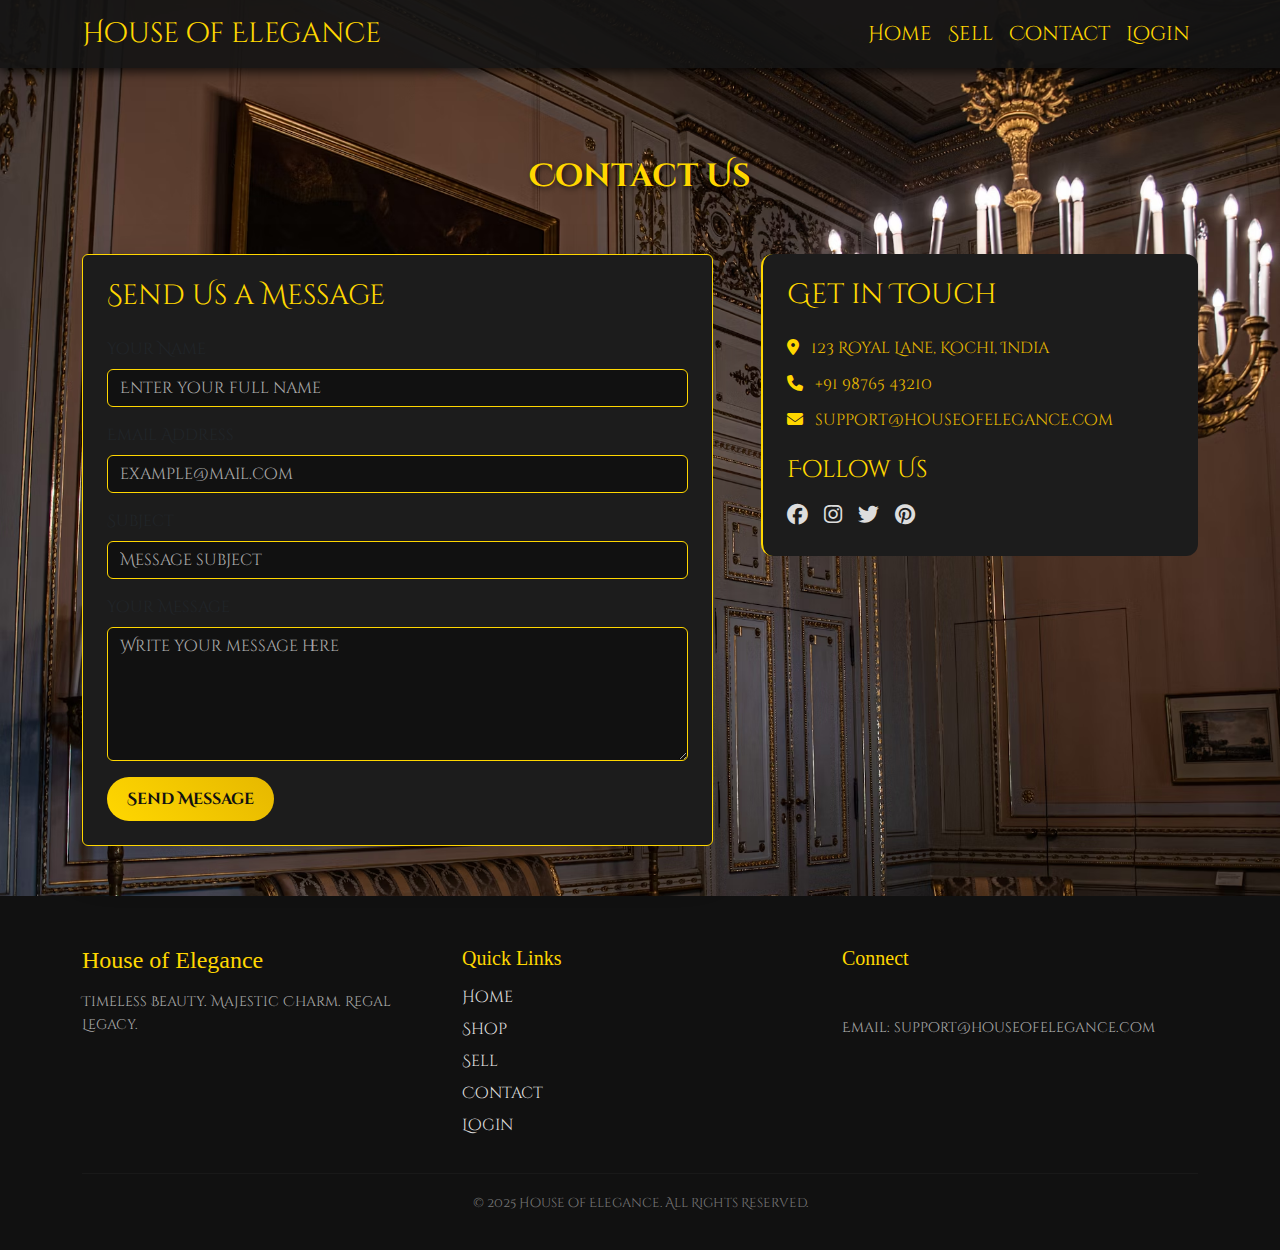
<file: contact.html>
<!DOCTYPE html>
<html lang="en">

<head>
    <meta charset="UTF-8">
    <meta name="viewport" content="width=device-width, initial-scale=1.0">
    <title>House-of-elegance</title>
    <link rel="stylesheet" href="https://cdnjs.cloudflare.com/ajax/libs/font-awesome/6.5.0/css/all.min.css">
    <link href="https://cdn.jsdelivr.net/npm/bootstrap@5.3.2/dist/css/bootstrap.min.css" rel="stylesheet">
    <link href="https://fonts.googleapis.com/css2?family=Cinzel+Decorative:wght@400;700;900&display=swap"
        rel="stylesheet">
    <link rel="shortcut icon" href="./media/favicon.png" type="image/x-icon">
    <link rel="stylesheet" href="contact.css">
</head>

<body>

    <!-- Navbar -->
    <nav class="navbar navbar-expand-lg navbar-dark custom-navbar">
        <div class="container">
            <a class="navbar-brand fs-3" href="index.html">House of Elegance</a>
            <button class="navbar-toggler" type="button" data-bs-toggle="collapse" data-bs-target="#navbarNav">
                <span class="navbar-toggler-icon"></span>
            </button>
            <div class="collapse navbar-collapse" id="navbarNav">
                <ul class="navbar-nav ms-auto fs-5">
                    <li class="nav-item"><a class="nav-link" href="index.html">Home</a></li>
                    <li class="nav-item"><a class="nav-link" href="sell.html">Sell</a></li>
                    <li class="nav-item"><a class="nav-link active" href="contact.html">Contact</a></li>
                    <li class="nav-item"><a class="nav-link" href="login.html">Login</a></li>
                </ul>
            </div>
        </div>
    </nav>

    <!-- Hero Section -->
    <header class="contact-hero text-center">
        <div class="container">
            <h1>Contact Us</h1>
        </div>
    </header>

    <!-- Contact Form + Info -->
    <section class="contact-section ">
        <div class="container">
            <div class="row g-5">
                <!-- Form -->
                <div class="col-md-7">
                    <div class="contact-form p-4 shadow-lg rounded">
                        <h3 class="mb-4">Send Us a Message</h3>
                        <form>
                            <div class="mb-3">
                                <label for="name" class="form-label">Your Name</label>
                                <input type="text" class="form-control" id="name" placeholder="Enter your full name">
                            </div>
                            <div class="mb-3">
                                <label for="email" class="form-label">Email Address</label>
                                <input type="email" class="form-control" id="email" placeholder="example@mail.com">
                            </div>
                            <div class="mb-3">
                                <label for="subject" class="form-label">Subject</label>
                                <input type="text" class="form-control" id="subject" placeholder="Message subject">
                            </div>
                            <div class="mb-3">
                                <label for="message" class="form-label">Your Message</label>
                                <textarea class="form-control" id="message" rows="5"
                                    placeholder="Write your message here"></textarea>
                            </div>
                            <button type="submit" class="btn btn-gold">Send Message</button>
                        </form>
                    </div>
                </div>

                <!-- Contact Info -->
                <div class="col-md-5">
                    <div class="contact-info p-4">
                        <h3 class="mb-4">Get in Touch</h3>
                        <p><i class="fa-solid fa-map-marker-alt me-2 text-gold"></i> 123 Royal Lane, Kochi, India</p>
                        <p><i class="fa-solid fa-phone me-2 text-gold"></i> +91 98765 43210</p>
                        <p><i class="fa-solid fa-envelope me-2 text-gold"></i> support@houseofelegance.com</p>

                        <h4 class="mt-4">Follow Us</h4>
                        <div class="social-icons mt-3">
                            <a href="#"><i class="fab fa-facebook"></i></a>
                            <a href="#"><i class="fab fa-instagram"></i></a>
                            <a href="#"><i class="fab fa-twitter"></i></a>
                            <a href="#"><i class="fab fa-pinterest"></i></a>
                        </div>
                    </div>
                </div>
            </div>
        </div>
    </section>

    <!-- Footer -->
    <footer class="footer">
        <div class="container">
            <div class="row">

                <!-- Brand & Tagline -->
                <div class="col-md-4 footer-brand">
                    <h4>House of Elegance</h4>
                    <p>Timeless Beauty. Majestic Charm. Regal Legacy.</p>
                </div>

                <!-- Quick Links -->
                <div class="col-md-4 footer-links">
                    <h5>Quick Links</h5>
                    <ul>
                        <li><a href="index.html">Home</a></li>
                        <li><a href="#categories">Shop</a></li>
                        <li><a href="sell.html">Sell</a></li>
                        <li><a href="contact.html">Contact</a></li>
                        <li><a href="login.html">Login</a></li>
                    </ul>
                </div>

                <!-- Social & Contact -->
                <div class="col-md-4 footer-contact">
                    <h5>Connect</h5>
                    <div class="social-icons">
                        <a href="#"><i class="bi bi-facebook"></i></a>
                        <a href="#"><i class="bi bi-instagram"></i></a>
                        <a href="#"><i class="bi bi-twitter"></i></a>
                    </div>
                    <p>Email: support@houseofelegance.com</p>
                </div>

            </div>

            <hr>
            <p class="text-center copyright">
                &copy; 2025 House of Elegance. All Rights Reserved.
            </p>
        </div>
    </footer>

    <script src="https://cdn.jsdelivr.net/npm/bootstrap@5.3.0/dist/js/bootstrap.bundle.min.js"></script>
</body>

</html>
</file>
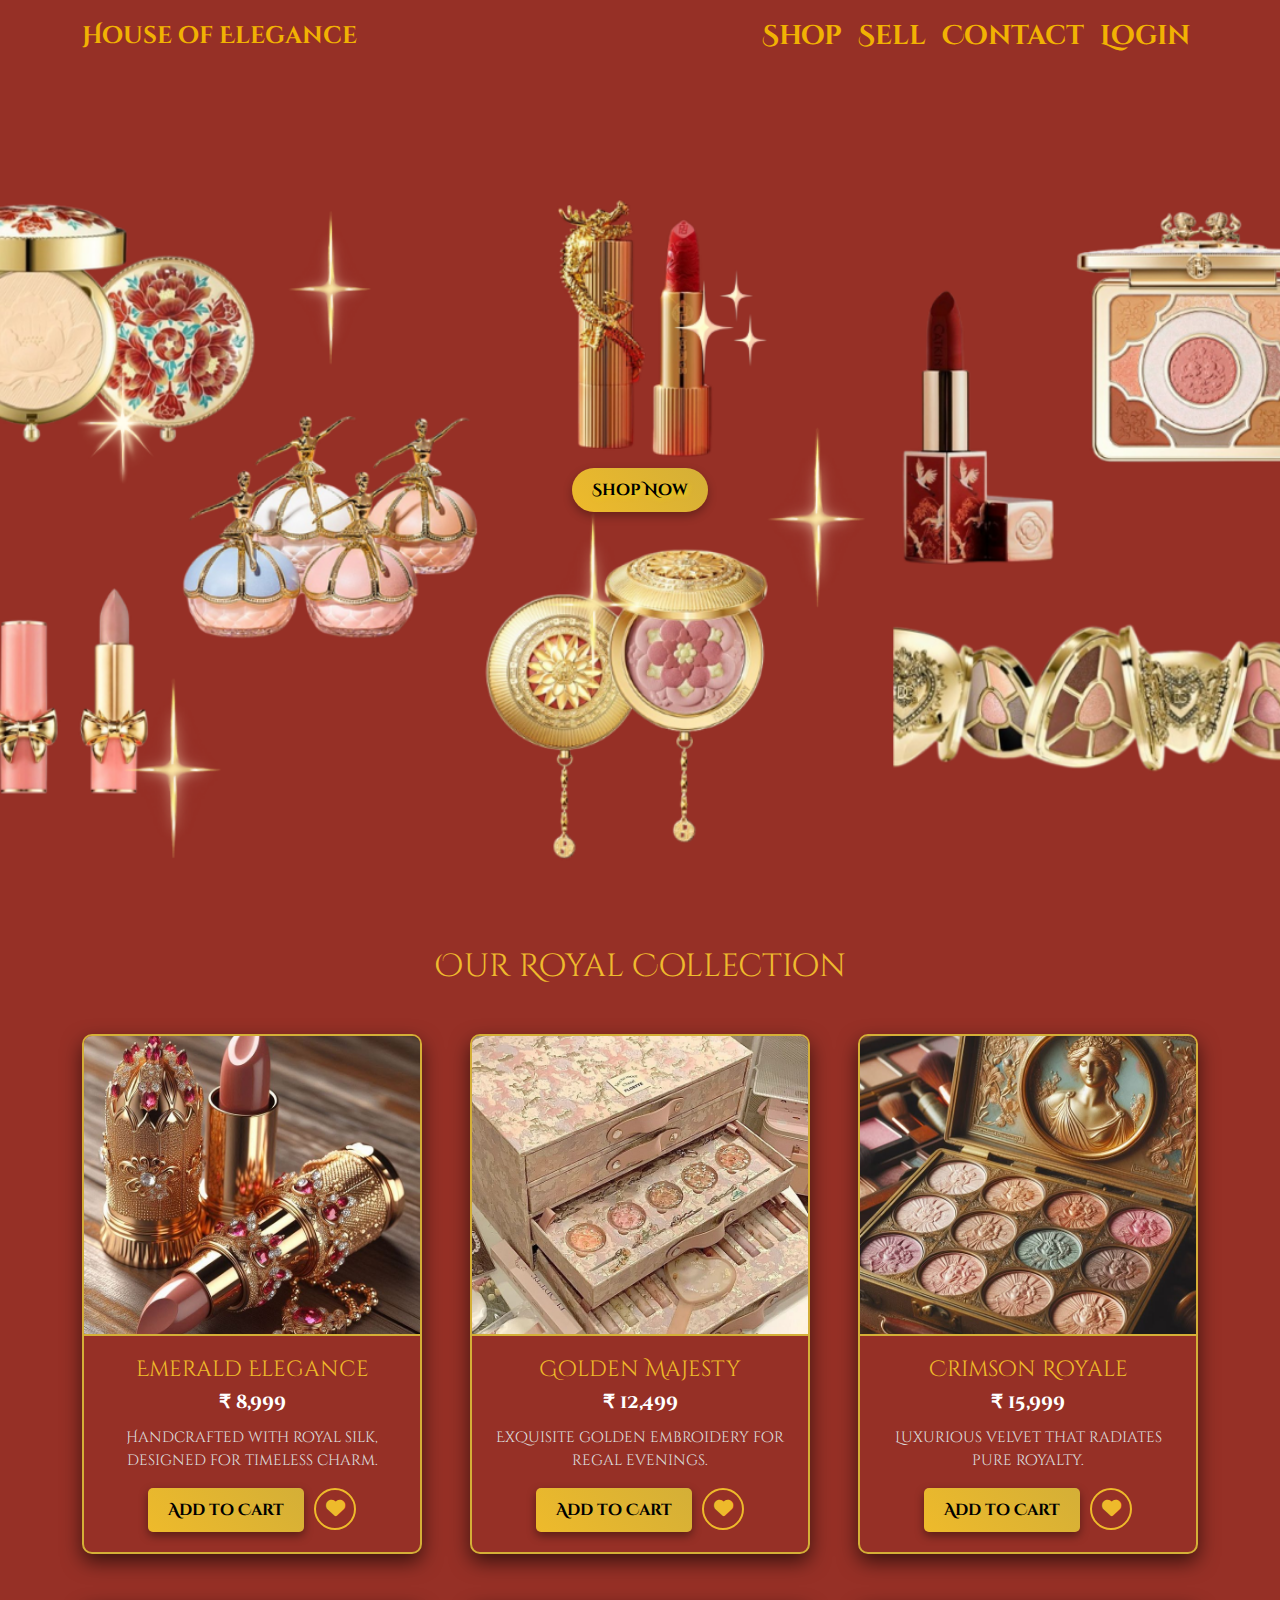
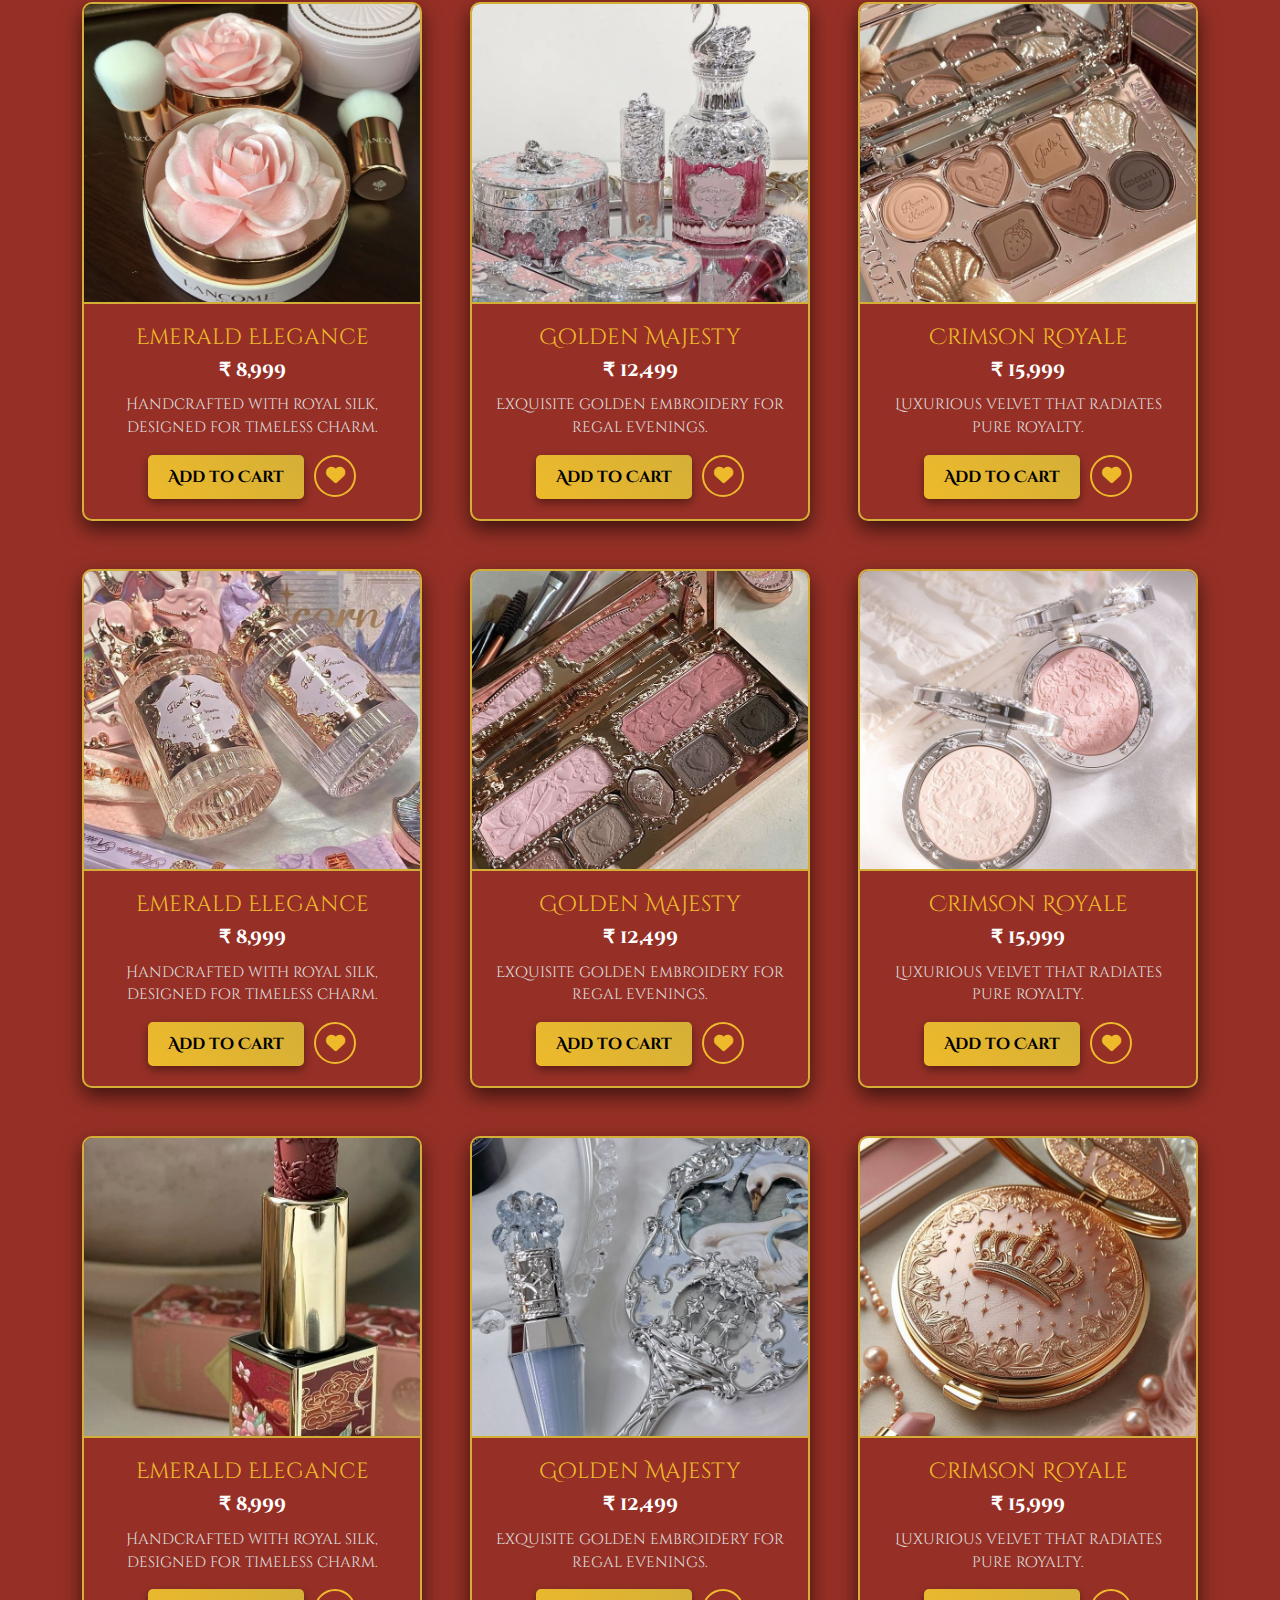
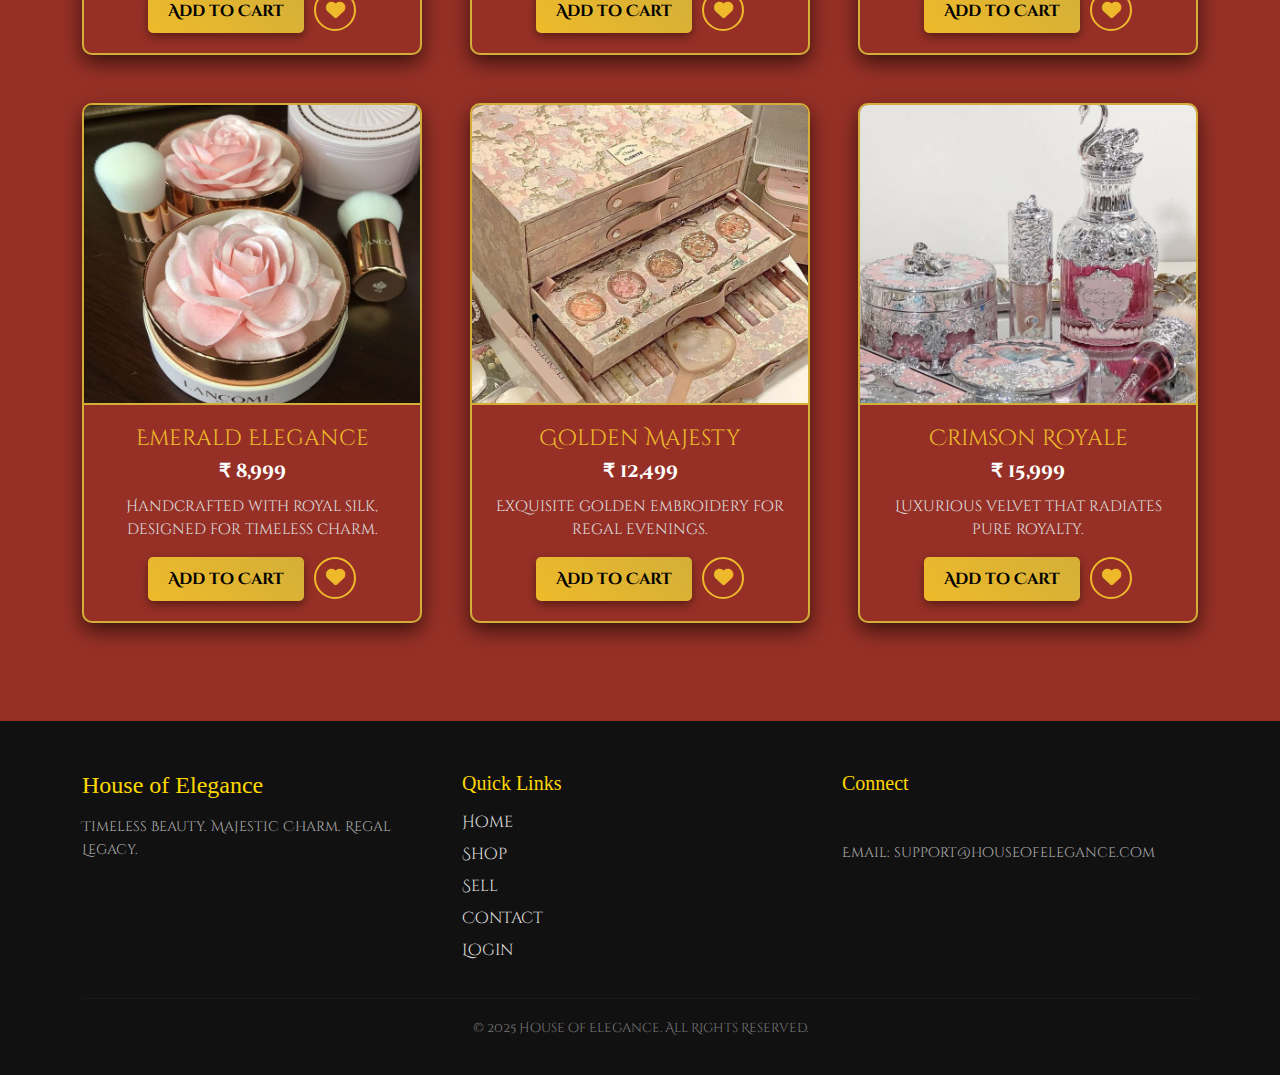
<file: cosmetics.html>
<!DOCTYPE html>
<html lang="en">

<head>
  <meta charset="UTF-8">
  <meta name="viewport" content="width=device-width, initial-scale=1.0">
  <title>House-of-elegance</title>
  <link rel="stylesheet" href="https://cdnjs.cloudflare.com/ajax/libs/font-awesome/6.5.0/css/all.min.css">
  <link href="https://cdn.jsdelivr.net/npm/bootstrap@5.3.2/dist/css/bootstrap.min.css" rel="stylesheet">
  <link rel="preconnect" href="https://fonts.googleapis.com">
  <link rel="preconnect" href="https://fonts.gstatic.com" crossorigin>
  <link href="https://fonts.googleapis.com/css2?family=Cinzel+Decorative:wght@400;700;900&display=swap"
    rel="stylesheet">
    <link rel="shortcut icon" href="./media/favicon.png" type="image/x-icon">
  <link rel="stylesheet" href="cosmetics.css">
</head>

<body>

  <nav class="navbar navbar-expand-lg navbar-dark bg-transparent">
    <div class="container">
      <a class="navbar-brand fs-4" href="index.html">House of Elegance</a>
      <button class="navbar-toggler" type="button" data-bs-toggle="collapse" data-bs-target="#navbarNav">
        <span class="navbar-toggler-icon"></span>
      </button>
      <div class="collapse navbar-collapse" id="navbarNav">
        <ul class="navbar-nav ms-auto fs-4">
          <li class="nav-item"><a class="nav-link" href="#collection">Shop</a></li>
          <li class="nav-item"><a class="nav-link" href="sell.html">Sell</a></li>
          <li class="nav-item"><a class="nav-link" href="contact.html">Contact</a></li>
          <li class="nav-item"><a class="nav-link" href="login.html">Login</a></li>
        </ul>
      </div>
    </div>
  </nav>

  <header class="hero">
    <a href="#collection" class="btn btn-gold mt-3">Shop Now</a>
  </header>

  <section class="py-5" id="collection">
    <div class="container">
      <h2 class="text-center mb-5" style="color: #eeba2e;">Our Royal Collection</h2>
      <div class="row g-5">

        <!-- Card 1 -->
        <div class="col-12 col-sm-6 col-lg-4">
          <div class="luxury-card">
            <img src="./media/cos1.jpg" class="card-img-top" alt="Royal Dress">
            <div class="card-body text-center">
              <h5 class="card-title">Emerald Elegance</h5>
              <p class="price">₹ 8,999</p>
              <p class="card-text">Handcrafted with royal silk, designed for timeless charm.</p>
              <div class="card-actions">
                <button class="btn btn-gold">Add to Cart</button>
                <button class="btn-like"><i class="fas fa-heart"></i></button>
              </div>
            </div>
          </div>
        </div>

        <!-- Card 2 -->
        <div class="col-12 col-sm-6 col-lg-4">
          <div class="luxury-card">
            <img src="./media/cos2.jpg" class="card-img-top" alt="Royal Dress">
            <div class="card-body text-center">
              <h5 class="card-title">Golden Majesty</h5>
              <p class="price">₹ 12,499</p>
              <p class="card-text">Exquisite golden embroidery for regal evenings.</p>
              <div class="card-actions">
                <button class="btn btn-gold">Add to Cart</button>
                <button class="btn-like"><i class="fas fa-heart"></i></button>
              </div>
            </div>
          </div>
        </div>

        <!-- Card 3 -->
        <div class="col-12 col-sm-6 col-lg-4">
          <div class="luxury-card">
            <img src="./media/cos3.jpg" class="card-img-top" alt="Royal Dress">
            <div class="card-body text-center">
              <h5 class="card-title">Crimson Royale</h5>
              <p class="price">₹ 15,999</p>
              <p class="card-text">Luxurious velvet that radiates pure royalty.</p>
              <div class="card-actions">
                <button class="btn btn-gold">Add to Cart</button>
                <button class="btn-like"><i class="fas fa-heart"></i></button>
              </div>
            </div>
          </div>
        </div>

        <!-- Card 4 -->
        <div class="col-12 col-sm-6 col-lg-4">
          <div class="luxury-card">
            <img src="./media/cos4.jpg" class="card-img-top" alt="Royal Dress">
            <div class="card-body text-center">
              <h5 class="card-title">Emerald Elegance</h5>
              <p class="price">₹ 8,999</p>
              <p class="card-text">Handcrafted with royal silk, designed for timeless charm.</p>
              <div class="card-actions">
                <button class="btn btn-gold">Add to Cart</button>
                <button class="btn-like"><i class="fas fa-heart"></i></button>
              </div>
            </div>
          </div>
        </div>

        <!-- Card 5 -->
        <div class="col-12 col-sm-6 col-lg-4">
          <div class="luxury-card">
            <img src="./media/cos5.jpg" class="card-img-top" alt="Royal Dress">
            <div class="card-body text-center">
              <h5 class="card-title">Golden Majesty</h5>
              <p class="price">₹ 12,499</p>
              <p class="card-text">Exquisite golden embroidery for regal evenings.</p>
              <div class="card-actions">
                <button class="btn btn-gold">Add to Cart</button>
                <button class="btn-like"><i class="fas fa-heart"></i></button>
              </div>
            </div>
          </div>
        </div>

        <!-- Card 6 -->
        <div class="col-12 col-sm-6 col-lg-4">
          <div class="luxury-card">
            <img src="./media/cos6.jpg" class="card-img-top" alt="Royal Dress">
            <div class="card-body text-center">
              <h5 class="card-title">Crimson Royale</h5>
              <p class="price">₹ 15,999</p>
              <p class="card-text">Luxurious velvet that radiates pure royalty.</p>
              <div class="card-actions">
                <button class="btn btn-gold">Add to Cart</button>
                <button class="btn-like"><i class="fas fa-heart"></i></button>
              </div>
            </div>
          </div>
        </div>

        <!-- Card 7 -->
        <div class="col-12 col-sm-6 col-lg-4">
          <div class="luxury-card">
            <img src="./media/cos7.jpg" class="card-img-top" alt="Royal Dress">
            <div class="card-body text-center">
              <h5 class="card-title">Emerald Elegance</h5>
              <p class="price">₹ 8,999</p>
              <p class="card-text">Handcrafted with royal silk, designed for timeless charm.</p>
              <div class="card-actions">
                <button class="btn btn-gold">Add to Cart</button>
                <button class="btn-like"><i class="fas fa-heart"></i></button>
              </div>
            </div>
          </div>
        </div>

        <!-- Card 8 -->
        <div class="col-12 col-sm-6 col-lg-4">
          <div class="luxury-card">
            <img src="./media/cos8.jpg" class="card-img-top" alt="Royal Dress">
            <div class="card-body text-center">
              <h5 class="card-title">Golden Majesty</h5>
              <p class="price">₹ 12,499</p>
              <p class="card-text">Exquisite golden embroidery for regal evenings.</p>
              <div class="card-actions">
                <button class="btn btn-gold">Add to Cart</button>
                <button class="btn-like"><i class="fas fa-heart"></i></button>
              </div>
            </div>
          </div>
        </div>

        <!-- Card 9 -->
        <div class="col-12 col-sm-6 col-lg-4">
          <div class="luxury-card">
            <img src="./media/cos9.jpg" class="card-img-top" alt="Royal Dress">
            <div class="card-body text-center">
              <h5 class="card-title">Crimson Royale</h5>
              <p class="price">₹ 15,999</p>
              <p class="card-text">Luxurious velvet that radiates pure royalty.</p>
              <div class="card-actions">
                <button class="btn btn-gold">Add to Cart</button>
                <button class="btn-like"><i class="fas fa-heart"></i></button>
              </div>
            </div>
          </div>
        </div>

        <!-- Card 10 -->
        <div class="col-12 col-sm-6 col-lg-4">
          <div class="luxury-card">
            <img src="./media/cos10.jpg" class="card-img-top" alt="Royal Dress">
            <div class="card-body text-center">
              <h5 class="card-title">Emerald Elegance</h5>
              <p class="price">₹ 8,999</p>
              <p class="card-text">Handcrafted with royal silk, designed for timeless charm.</p>
              <div class="card-actions">
                <button class="btn btn-gold">Add to Cart</button>
                <button class="btn-like"><i class="fas fa-heart"></i></button>
              </div>
            </div>
          </div>
        </div>

        <!-- Card 11 -->
        <div class="col-12 col-sm-6 col-lg-4">
          <div class="luxury-card">
            <img src="./media/cos11.jpg" class="card-img-top" alt="Royal Dress">
            <div class="card-body text-center">
              <h5 class="card-title">Golden Majesty</h5>
              <p class="price">₹ 12,499</p>
              <p class="card-text">Exquisite golden embroidery for regal evenings.</p>
              <div class="card-actions">
                <button class="btn btn-gold">Add to Cart</button>
                <button class="btn-like"><i class="fas fa-heart"></i></button>
              </div>
            </div>
          </div>
        </div>

        <!-- Card 12 -->
        <div class="col-12 col-sm-6 col-lg-4">
          <div class="luxury-card">
            <img src="./media/cosmain.jpg" class="card-img-top" alt="Royal Dress">
            <div class="card-body text-center">
              <h5 class="card-title">Crimson Royale</h5>
              <p class="price">₹ 15,999</p>
              <p class="card-text">Luxurious velvet that radiates pure royalty.</p>
              <div class="card-actions">
                <button class="btn btn-gold">Add to Cart</button>
                <button class="btn-like"><i class="fas fa-heart"></i></button>
              </div>
            </div>
          </div>
        </div>

        <!-- Card 1 -->
        <div class="col-12 col-sm-6 col-lg-4">
          <div class="luxury-card">
            <img src="./media/cos4.jpg" class="card-img-top" alt="Royal Dress">
            <div class="card-body text-center">
              <h5 class="card-title">Emerald Elegance</h5>
              <p class="price">₹ 8,999</p>
              <p class="card-text">Handcrafted with royal silk, designed for timeless charm.</p>
              <div class="card-actions">
                <button class="btn btn-gold">Add to Cart</button>
                <button class="btn-like"><i class="fas fa-heart"></i></button>
              </div>
            </div>
          </div>
        </div>

        <!-- Card 2 -->
        <div class="col-12 col-sm-6 col-lg-4">
          <div class="luxury-card">
            <img src="./media/cos2.jpg" class="card-img-top" alt="Royal Dress">
            <div class="card-body text-center">
              <h5 class="card-title">Golden Majesty</h5>
              <p class="price">₹ 12,499</p>
              <p class="card-text">Exquisite golden embroidery for regal evenings.</p>
              <div class="card-actions">
                <button class="btn btn-gold">Add to Cart</button>
                <button class="btn-like"><i class="fas fa-heart"></i></button>
              </div>
            </div>
          </div>
        </div>

        <!-- Card 3 -->
        <div class="col-12 col-sm-6 col-lg-4">
          <div class="luxury-card">
            <img src="./media/cos5.jpg" class="card-img-top" alt="Royal Dress">
            <div class="card-body text-center">
              <h5 class="card-title">Crimson Royale</h5>
              <p class="price">₹ 15,999</p>
              <p class="card-text">Luxurious velvet that radiates pure royalty.</p>
              <div class="card-actions">
                <button class="btn btn-gold">Add to Cart</button>
                <button class="btn-like"><i class="fas fa-heart"></i></button>
              </div>
            </div>
          </div>
        </div>

        <!-- Extra Card (Visible only on tablets) -->
        <div class="col-12 col-sm-6 col-lg-4 d-none d-md-block d-lg-none">
          <div class="luxury-card">
            <img src="./media/bag3.jpg" class="card-img-top" alt="Exclusive Tablet Card">
            <div class="card-body text-center">
              <h5 class="card-title">Tablet Exclusive</h5>
              <p class="price">₹ 4,999</p>
              <p class="card-text">This special card shows only on tablet screens.</p>
              <div class="card-actions">
                <button class="btn btn-gold">Add to Cart</button>
                <button class="btn-like"><i class="fas fa-heart"></i></button>
              </div>
            </div>
          </div>
        </div>

      </div>
    </div>
  </section>

  <footer class="footer">
    <div class="container">
      <div class="row">

        <!-- Brand & Tagline -->
        <div class="col-md-4 footer-brand">
          <h4>House of Elegance</h4>
          <p>Timeless Beauty. Majestic Charm. Regal Legacy.</p>
        </div>

        <!-- Quick Links -->
        <div class="col-md-4 footer-links">
          <h5>Quick Links</h5>
          <ul>
            <li><a href="index.html">Home</a></li>
            <li><a href="#categories">Shop</a></li>
            <li><a href="sell.html">Sell</a></li>
            <li><a href="contact.html">Contact</a></li>
            <li><a href="login.html">Login</a></li>
          </ul>
        </div>

        <!-- Social & Contact -->
        <div class="col-md-4 footer-contact">
          <h5>Connect</h5>
          <div class="social-icons">
            <a href="#"><i class="bi bi-facebook"></i></a>
            <a href="#"><i class="bi bi-instagram"></i></a>
            <a href="#"><i class="bi bi-twitter"></i></a>
          </div>
          <p>Email: support@houseofelegance.com</p>
        </div>

      </div>

      <hr>
      <p class="text-center copyright">
        &copy; 2025 House of Elegance. All Rights Reserved.
      </p>
    </div>
  </footer>

  <script src="https://cdn.jsdelivr.net/npm/bootstrap@5.3.2/dist/js/bootstrap.bundle.min.js"></script>
</body>

</html>
</file>
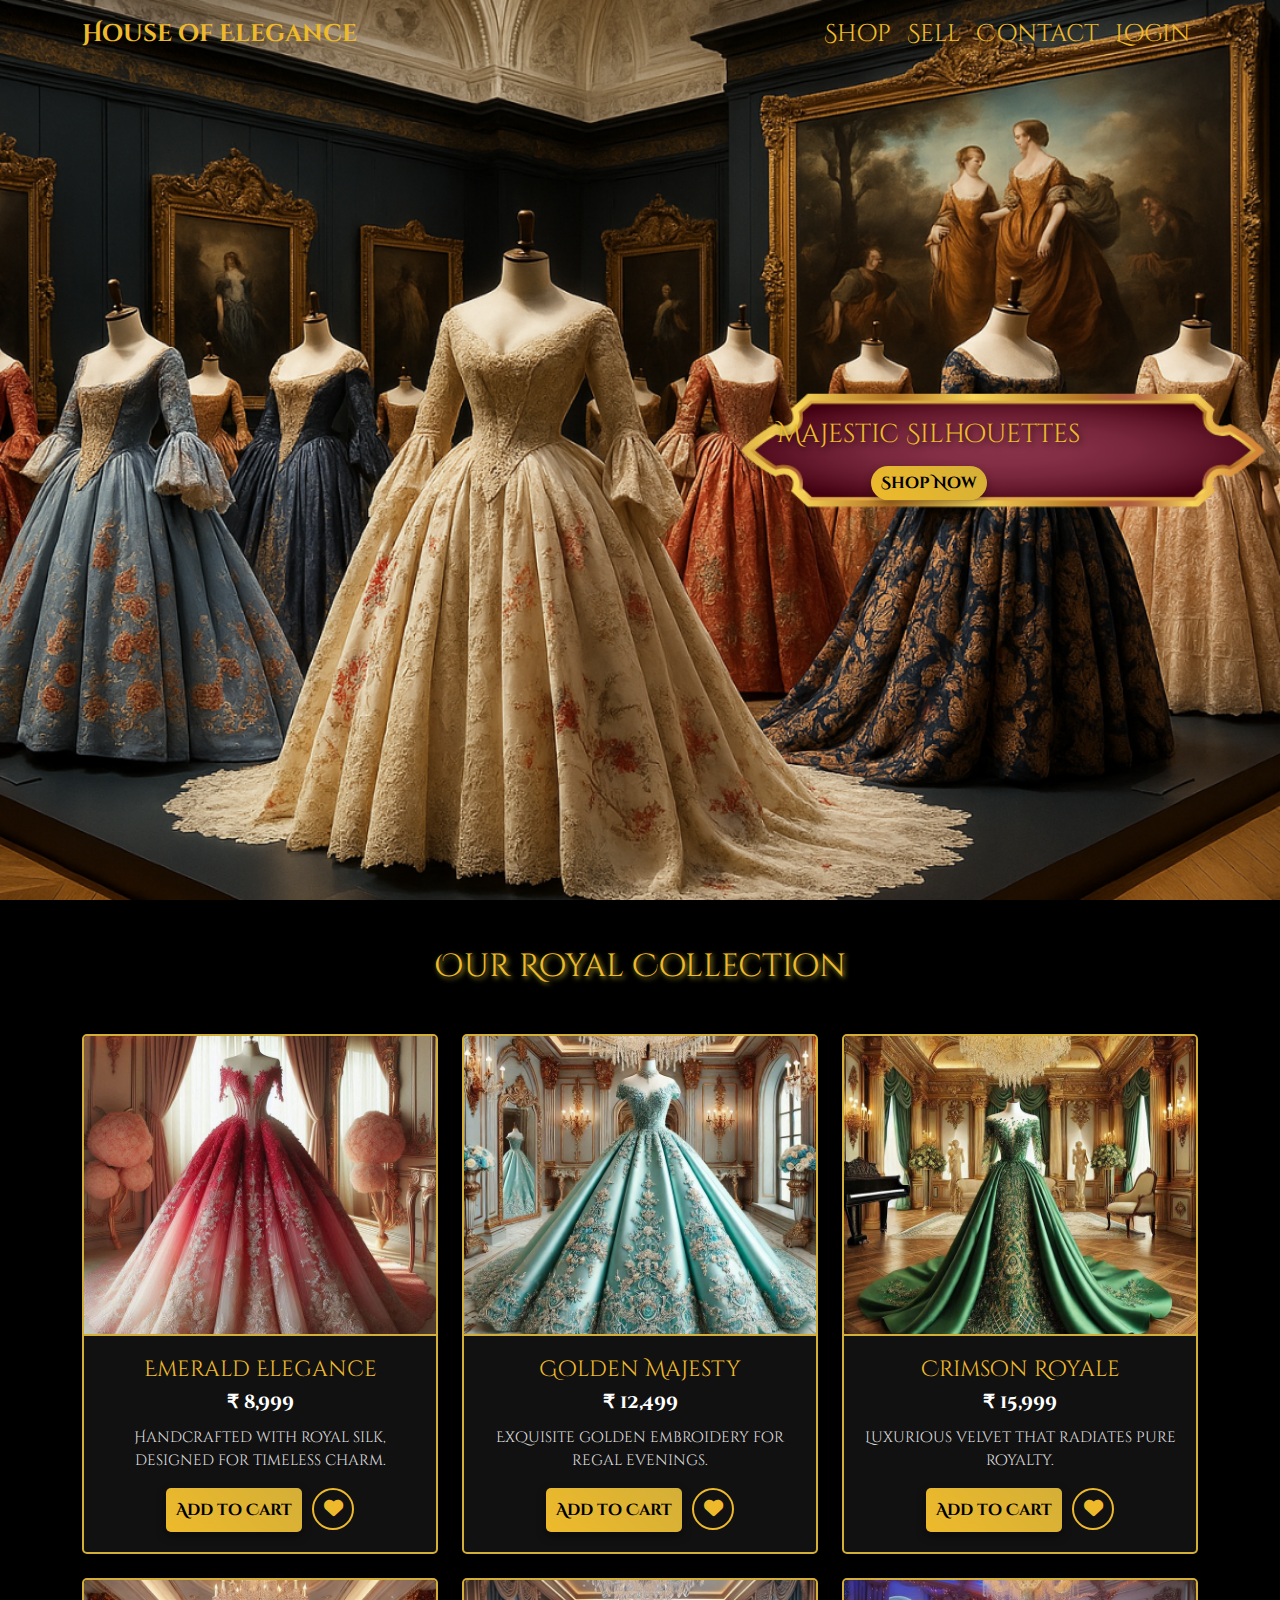
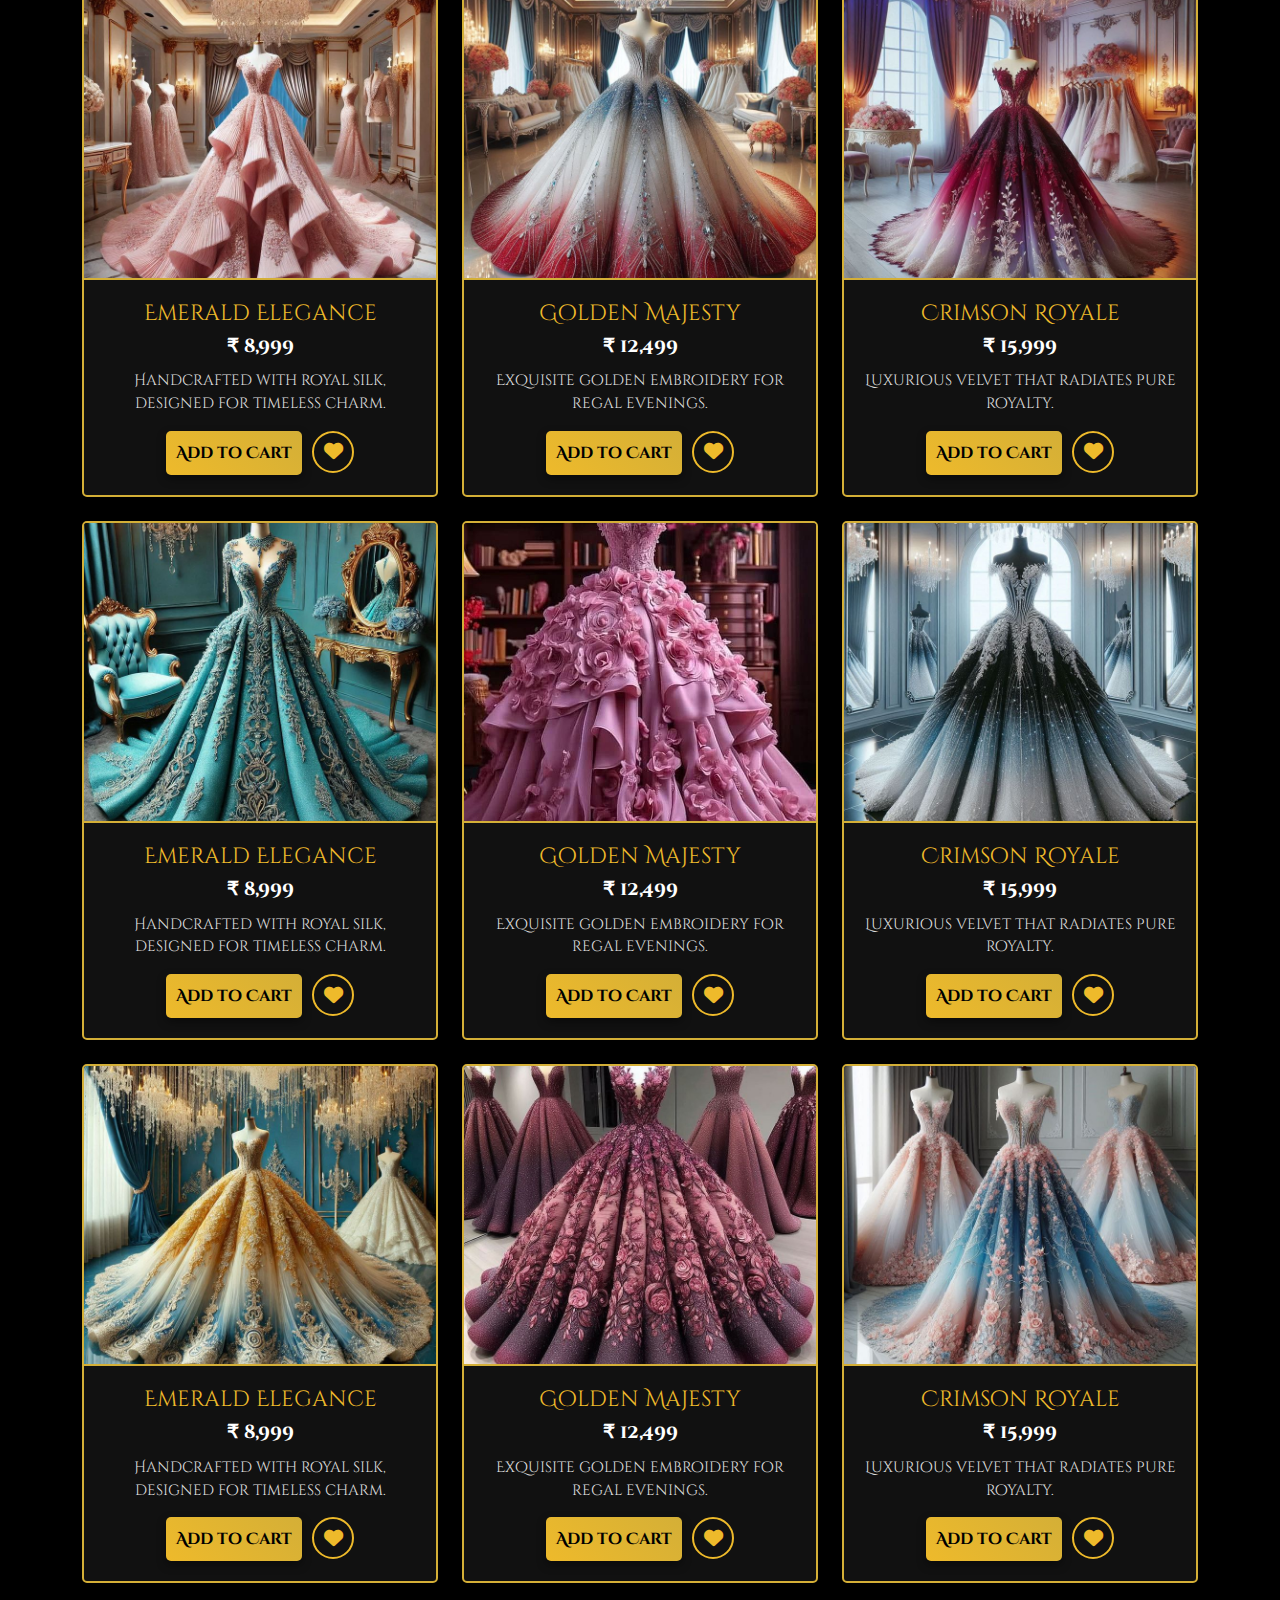
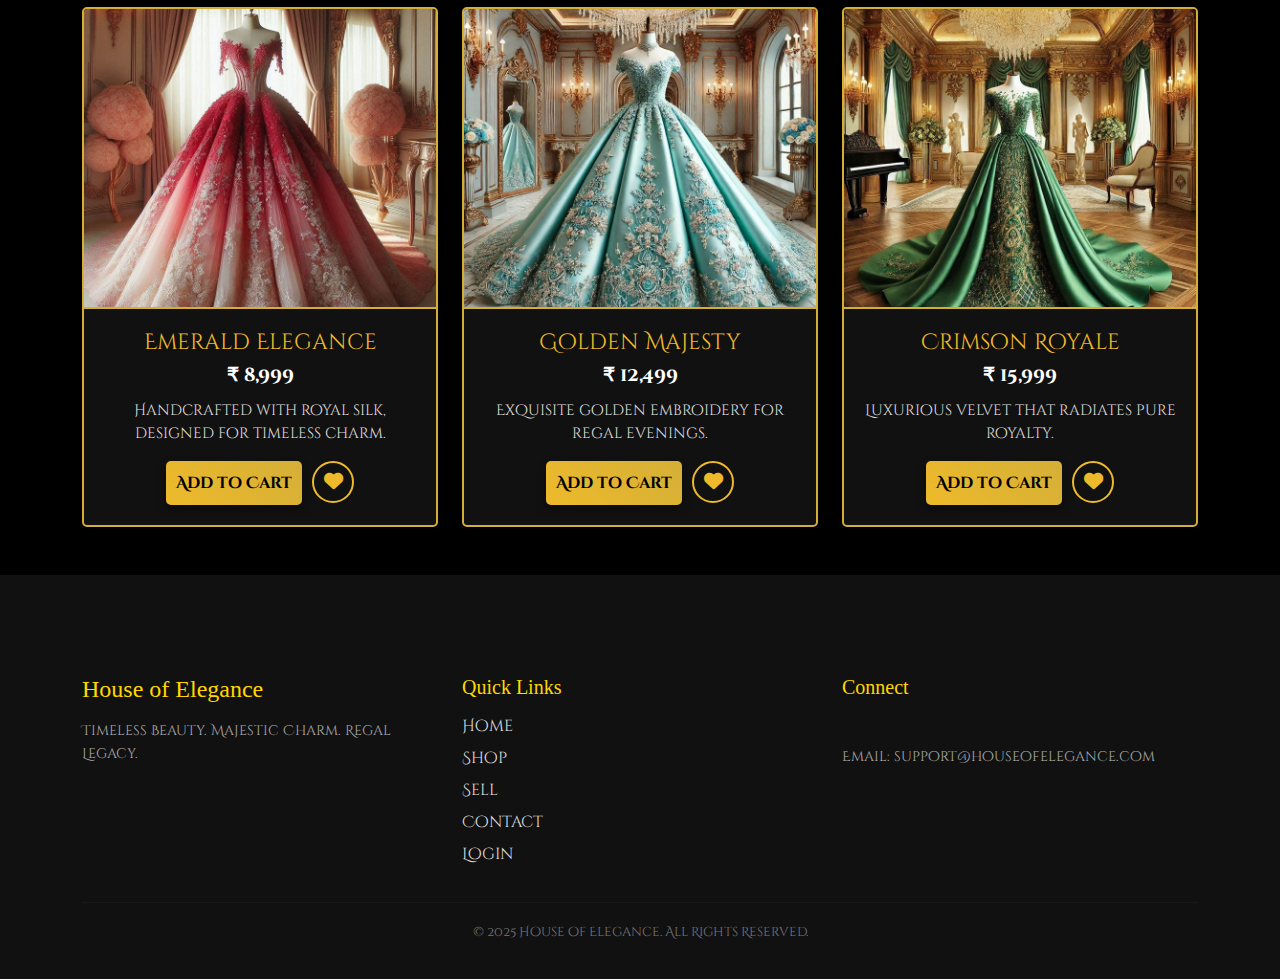
<file: dress.html>
<!DOCTYPE html>
<html lang="en">

<head>
  <meta charset="UTF-8">
  <meta name="viewport" content="width=device-width, initial-scale=1.0">
  <title>House-of-elegance</title>
  <link rel="stylesheet" href="https://cdnjs.cloudflare.com/ajax/libs/font-awesome/6.5.0/css/all.min.css">
  <link href="https://cdn.jsdelivr.net/npm/bootstrap@5.3.2/dist/css/bootstrap.min.css" rel="stylesheet">
  <link rel="preconnect" href="https://fonts.googleapis.com">
  <link rel="preconnect" href="https://fonts.gstatic.com" crossorigin>
  <link href="https://fonts.googleapis.com/css2?family=Cinzel+Decorative:wght@400;700;900&display=swap"
    rel="stylesheet">
  <link rel="shortcut icon" href="./media/favicon.png" type="image/x-icon">
  <link rel="stylesheet" href="dress.css">
</head>

<body>

  <nav class="navbar navbar-expand-lg navbar-dark bg-transparent">
    <div class="container">
      <a class="navbar-brand fs-4" href="index.html">House of Elegance</a>
      <button class="navbar-toggler" type="button" data-bs-toggle="collapse" data-bs-target="#navbarNav">
        <span class="navbar-toggler-icon"></span>
      </button>
      <div class="collapse navbar-collapse" id="navbarNav">
        <ul class="navbar-nav ms-auto fs-4">
          <li class="nav-item"><a class="nav-link" href="#collection">Shop</a></li>
          <li class="nav-item"><a class="nav-link" href="sell.html">Sell</a></li>
          <li class="nav-item"><a class="nav-link" href="contact.html">Contact</a></li>
          <li class="nav-item"><a class="nav-link" href="login.html">Login</a></li>
        </ul>
      </div>
    </div>
  </nav>

  <header class="hero text-center">
    <div class="hero-content">
      <h1>Majestic Silhouettes</h1>
      <a href="#collection" class="btn btn-gold mt-3">Shop Now</a>
    </div>
  </header>


  <section class="py-5 bg-black" id="collection">
    <div class="container">
      <h2 class="text-center mb-5">Our Royal Collection</h2>
      <div class="row g-4">

        <!-- Card 1 -->
        <div class="col-12 col-sm-6 col-lg-4">
          <div class="luxury-card">
            <img src="./media/dress1.jpg" class="card-img-top" alt="Royal Dress">
            <div class="card-body text-center">
              <h5 class="card-title">Emerald Elegance</h5>
              <p class="price">₹ 8,999</p>
              <p class="card-text">Handcrafted with royal silk, designed for timeless charm.</p>
              <div class="card-actions">
                <button class="btn btn-gold">Add to Cart</button>
                <button class="btn-like"><i class="fas fa-heart"></i></button>
              </div>
            </div>
          </div>
        </div>

        <!-- Card 2 -->
        <div class="col-12 col-sm-6 col-lg-4">
          <div class="luxury-card">
            <img src="./media/dress2.jpg" class="card-img-top" alt="Royal Dress">
            <div class="card-body text-center">
              <h5 class="card-title">Golden Majesty</h5>
              <p class="price">₹ 12,499</p>
              <p class="card-text">Exquisite golden embroidery for regal evenings.</p>
              <div class="card-actions">
                <button class="btn btn-gold">Add to Cart</button>
                <button class="btn-like"><i class="fas fa-heart"></i></button>
              </div>
            </div>
          </div>
        </div>

        <!-- Card 3 -->
        <div class="col-12 col-sm-6 col-lg-4">
          <div class="luxury-card">
            <img src="./media/dress3.jpg" class="card-img-top" alt="Royal Dress">
            <div class="card-body text-center">
              <h5 class="card-title">Crimson Royale</h5>
              <p class="price">₹ 15,999</p>
              <p class="card-text">Luxurious velvet that radiates pure royalty.</p>
              <div class="card-actions">
                <button class="btn btn-gold">Add to Cart</button>
                <button class="btn-like"><i class="fas fa-heart"></i></button>
              </div>
            </div>
          </div>
        </div>

        <!-- Card 4 -->
        <div class="col-12 col-sm-6 col-lg-4">
          <div class="luxury-card">
            <img src="./media/dress4.jpg" class="card-img-top" alt="Royal Dress">
            <div class="card-body text-center">
              <h5 class="card-title">Emerald Elegance</h5>
              <p class="price">₹ 8,999</p>
              <p class="card-text">Handcrafted with royal silk, designed for timeless charm.</p>
              <div class="card-actions">
                <button class="btn btn-gold">Add to Cart</button>
                <button class="btn-like"><i class="fas fa-heart"></i></button>
              </div>
            </div>
          </div>
        </div>

        <!-- Card 5 -->
        <div class="col-12 col-sm-6 col-lg-4">
          <div class="luxury-card">
            <img src="./media/dress5.jpg" class="card-img-top" alt="Royal Dress">
            <div class="card-body text-center">
              <h5 class="card-title">Golden Majesty</h5>
              <p class="price">₹ 12,499</p>
              <p class="card-text">Exquisite golden embroidery for regal evenings.</p>
              <div class="card-actions">
                <button class="btn btn-gold">Add to Cart</button>
                <button class="btn-like"><i class="fas fa-heart"></i></button>
              </div>
            </div>
          </div>
        </div>

        <!-- Card 6 -->
        <div class="col-12 col-sm-6 col-lg-4">
          <div class="luxury-card">
            <img src="./media/dress6.jpg" class="card-img-top" alt="Royal Dress">
            <div class="card-body text-center">
              <h5 class="card-title">Crimson Royale</h5>
              <p class="price">₹ 15,999</p>
              <p class="card-text">Luxurious velvet that radiates pure royalty.</p>
              <div class="card-actions">
                <button class="btn btn-gold">Add to Cart</button>
                <button class="btn-like"><i class="fas fa-heart"></i></button>
              </div>
            </div>
          </div>
        </div>

        <!-- Card 7 -->
        <div class="col-12 col-sm-6 col-lg-4">
          <div class="luxury-card">
            <img src="./media/dress7.jpg" class="card-img-top" alt="Royal Dress">
            <div class="card-body text-center">
              <h5 class="card-title">Emerald Elegance</h5>
              <p class="price">₹ 8,999</p>
              <p class="card-text">Handcrafted with royal silk, designed for timeless charm.</p>
              <div class="card-actions">
                <button class="btn btn-gold">Add to Cart</button>
                <button class="btn-like"><i class="fas fa-heart"></i></button>
              </div>
            </div>
          </div>
        </div>

        <!-- Card 8 -->
        <div class="col-12 col-sm-6 col-lg-4">
          <div class="luxury-card">
            <img src="./media/dress8.jpg" class="card-img-top" alt="Royal Dress">
            <div class="card-body text-center">
              <h5 class="card-title">Golden Majesty</h5>
              <p class="price">₹ 12,499</p>
              <p class="card-text">Exquisite golden embroidery for regal evenings.</p>
              <div class="card-actions">
                <button class="btn btn-gold">Add to Cart</button>
                <button class="btn-like"><i class="fas fa-heart"></i></button>
              </div>
            </div>
          </div>
        </div>

        <!-- Card 9 -->
        <div class="col-12 col-sm-6 col-lg-4">
          <div class="luxury-card">
            <img src="./media/dress9.jpg" class="card-img-top" alt="Royal Dress">
            <div class="card-body text-center">
              <h5 class="card-title">Crimson Royale</h5>
              <p class="price">₹ 15,999</p>
              <p class="card-text">Luxurious velvet that radiates pure royalty.</p>
              <div class="card-actions">
                <button class="btn btn-gold">Add to Cart</button>
                <button class="btn-like"><i class="fas fa-heart"></i></button>
              </div>
            </div>
          </div>
        </div>

        <!-- Card 10 -->
        <div class="col-12 col-sm-6 col-lg-4">
          <div class="luxury-card">
            <img src="./media/dress10.jpg" class="card-img-top" alt="Royal Dress">
            <div class="card-body text-center">
              <h5 class="card-title">Emerald Elegance</h5>
              <p class="price">₹ 8,999</p>
              <p class="card-text">Handcrafted with royal silk, designed for timeless charm.</p>
              <div class="card-actions">
                <button class="btn btn-gold">Add to Cart</button>
                <button class="btn-like"><i class="fas fa-heart"></i></button>
              </div>
            </div>
          </div>
        </div>

        <!-- Card 11 -->
        <div class="col-12 col-sm-6 col-lg-4">
          <div class="luxury-card">
            <img src="./media/dress11.jpg" class="card-img-top" alt="Royal Dress">
            <div class="card-body text-center">
              <h5 class="card-title">Golden Majesty</h5>
              <p class="price">₹ 12,499</p>
              <p class="card-text">Exquisite golden embroidery for regal evenings.</p>
              <div class="card-actions">
                <button class="btn btn-gold">Add to Cart</button>
                <button class="btn-like"><i class="fas fa-heart"></i></button>
              </div>
            </div>
          </div>
        </div>

        <!-- Card 12 -->
        <div class="col-12 col-sm-6 col-lg-4">
          <div class="luxury-card">
            <img src="./media/dress12.jpg" class="card-img-top" alt="Royal Dress">
            <div class="card-body text-center">
              <h5 class="card-title">Crimson Royale</h5>
              <p class="price">₹ 15,999</p>
              <p class="card-text">Luxurious velvet that radiates pure royalty.</p>
              <div class="card-actions">
                <button class="btn btn-gold">Add to Cart</button>
                <button class="btn-like"><i class="fas fa-heart"></i></button>
              </div>
            </div>
          </div>
        </div>

        <!-- Card 1 -->
        <div class="col-12 col-sm-6 col-lg-4">
          <div class="luxury-card">
            <img src="./media/dress1.jpg" class="card-img-top" alt="Royal Dress">
            <div class="card-body text-center">
              <h5 class="card-title">Emerald Elegance</h5>
              <p class="price">₹ 8,999</p>
              <p class="card-text">Handcrafted with royal silk, designed for timeless charm.</p>
              <div class="card-actions">
                <button class="btn btn-gold">Add to Cart</button>
                <button class="btn-like"><i class="fas fa-heart"></i></button>
              </div>
            </div>
          </div>
        </div>

        <!-- Card 2 -->
        <div class="col-12 col-sm-6 col-lg-4">
          <div class="luxury-card">
            <img src="./media/dress2.jpg" class="card-img-top" alt="Royal Dress">
            <div class="card-body text-center">
              <h5 class="card-title">Golden Majesty</h5>
              <p class="price">₹ 12,499</p>
              <p class="card-text">Exquisite golden embroidery for regal evenings.</p>
              <div class="card-actions">
                <button class="btn btn-gold">Add to Cart</button>
                <button class="btn-like"><i class="fas fa-heart"></i></button>
              </div>
            </div>
          </div>
        </div>

        <!-- Card 3 -->
        <div class="col-12 col-sm-6 col-lg-4">
          <div class="luxury-card">
            <img src="./media/dress3.jpg" class="card-img-top" alt="Royal Dress">
            <div class="card-body text-center">
              <h5 class="card-title">Crimson Royale</h5>
              <p class="price">₹ 15,999</p>
              <p class="card-text">Luxurious velvet that radiates pure royalty.</p>
              <div class="card-actions">
                <button class="btn btn-gold">Add to Cart</button>
                <button class="btn-like"><i class="fas fa-heart"></i></button>
              </div>
            </div>
          </div>
        </div>

        <!-- Extra Card (Visible only on tablets) -->
        <div class="col-12 col-sm-6 col-lg-4 d-none d-md-block d-lg-none">
          <div class="luxury-card">
            <img src="./media/dress12.jpg" class="card-img-top" alt="Exclusive Tablet Card">
            <div class="card-body text-center">
              <h5 class="card-title">Tablet Exclusive</h5>
              <p class="price">₹ 4,999</p>
              <p class="card-text">This special card shows only on tablet screens.</p>
              <div class="card-actions">
                <button class="btn btn-gold">Add to Cart</button>
                <button class="btn-like"><i class="fas fa-heart"></i></button>
              </div>
            </div>
          </div>
        </div>

      </div>
    </div>
  </section>


  <footer class="footer">
    <div class="container">
      <div class="row">

        <!-- Brand & Tagline -->
        <div class="col-md-4 footer-brand">
          <h4>House of Elegance</h4>
          <p>Timeless Beauty. Majestic Charm. Regal Legacy.</p>
        </div>

        <!-- Quick Links -->
        <div class="col-md-4 footer-links">
          <h5>Quick Links</h5>
          <ul>
            <li><a href="index.html">Home</a></li>
            <li><a href="#categories">Shop</a></li>
            <li><a href="sell.html">Sell</a></li>
            <li><a href="contact.html">Contact</a></li>
            <li><a href="login.html">Login</a></li>
          </ul>
        </div>

        <!-- Social & Contact -->
        <div class="col-md-4 footer-contact">
          <h5>Connect</h5>
          <div class="social-icons">
            <a href="#"><i class="bi bi-facebook"></i></a>
            <a href="#"><i class="bi bi-instagram"></i></a>
            <a href="#"><i class="bi bi-twitter"></i></a>
          </div>
          <p>Email: support@houseofelegance.com</p>
        </div>

      </div>

      <hr>
      <p class="text-center copyright">
        &copy; 2025 House of Elegance. All Rights Reserved.
      </p>
    </div>
  </footer>


  <script src="https://cdn.jsdelivr.net/npm/bootstrap@5.3.2/dist/js/bootstrap.bundle.min.js"></script>
</body>

</html>
</file>
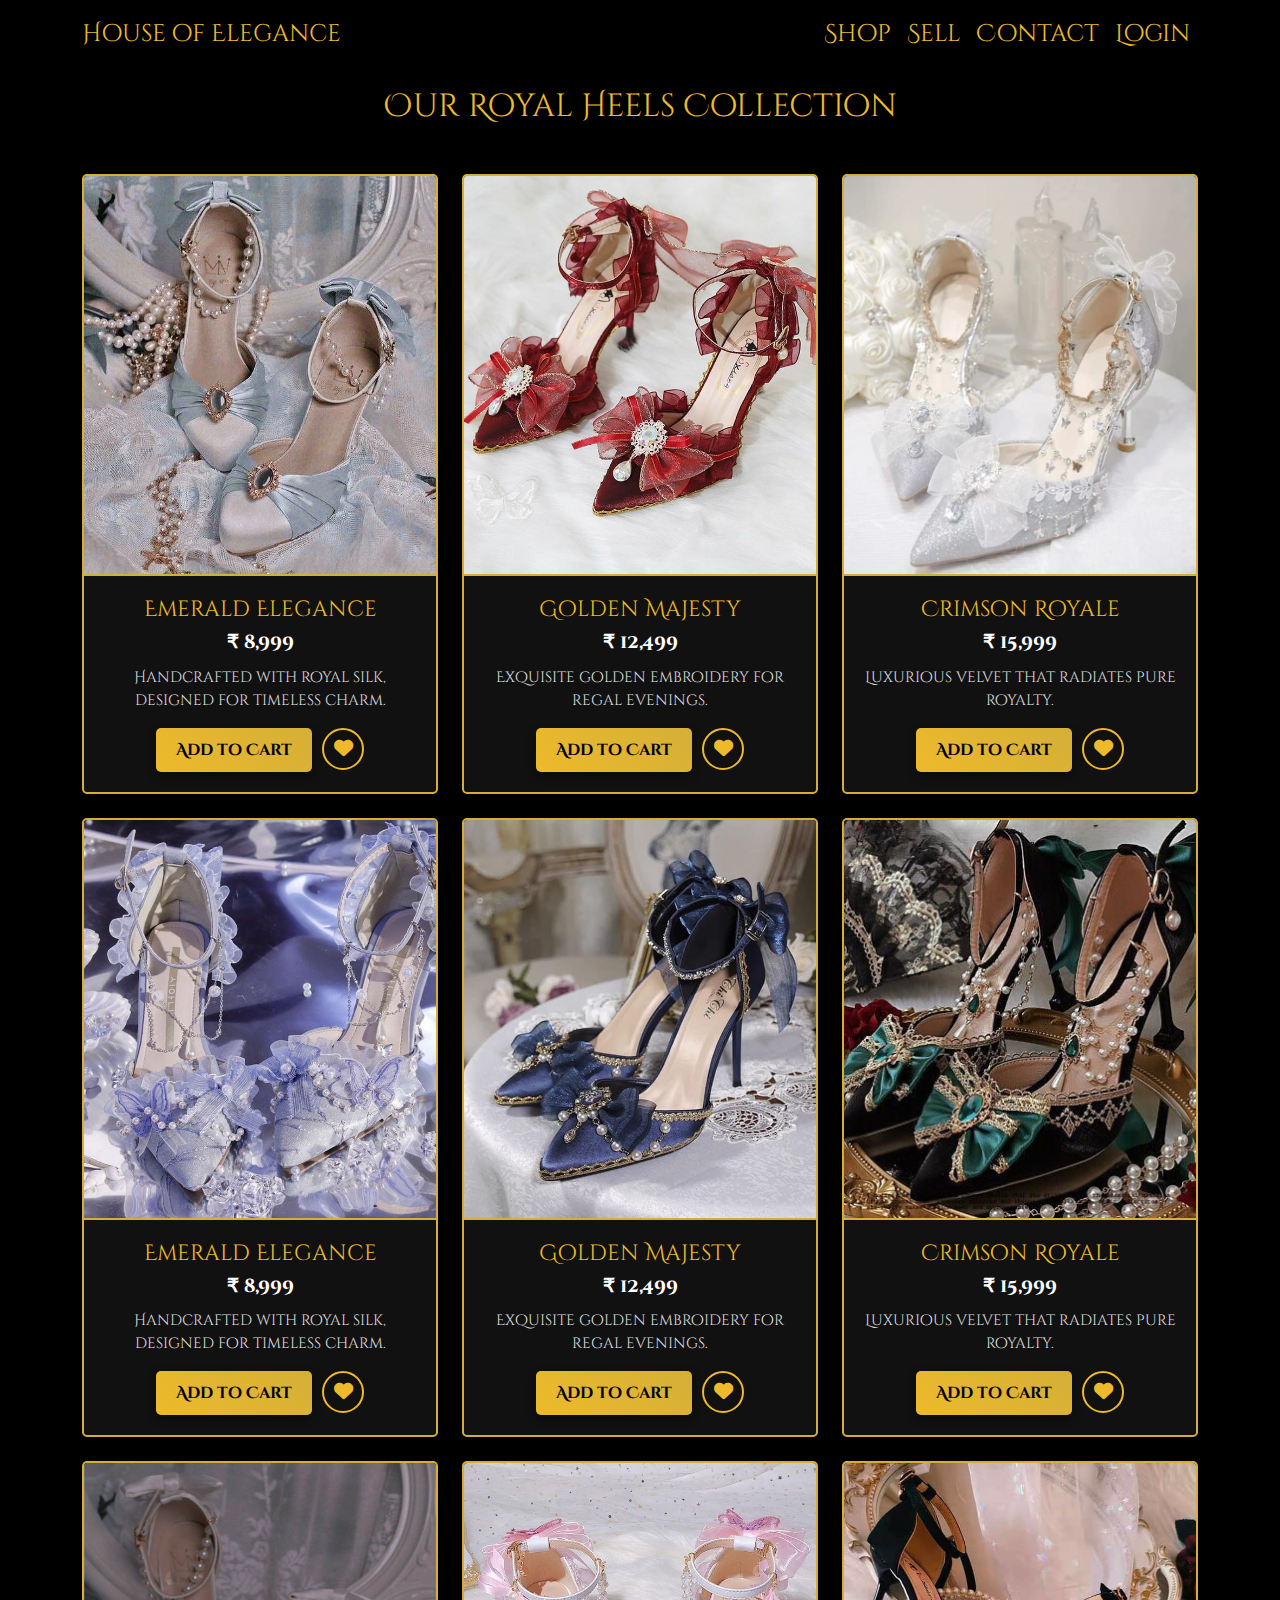
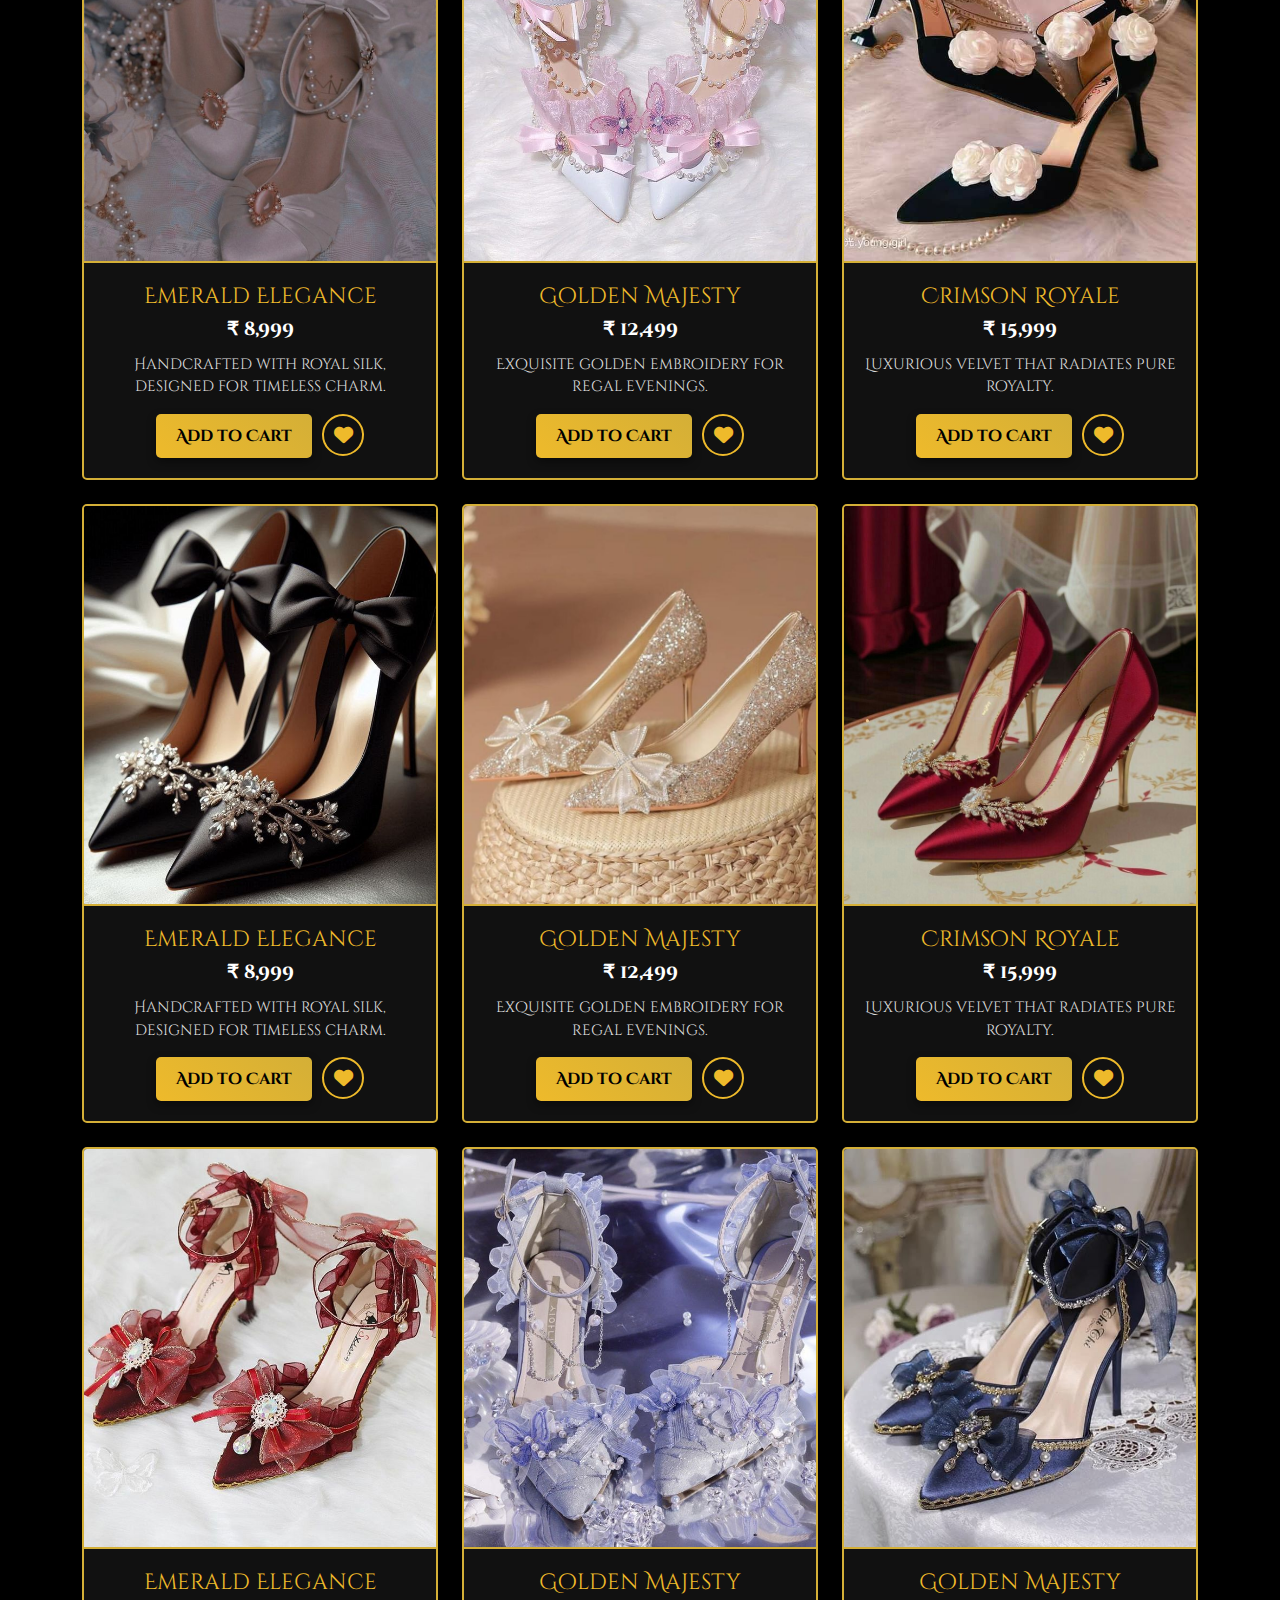
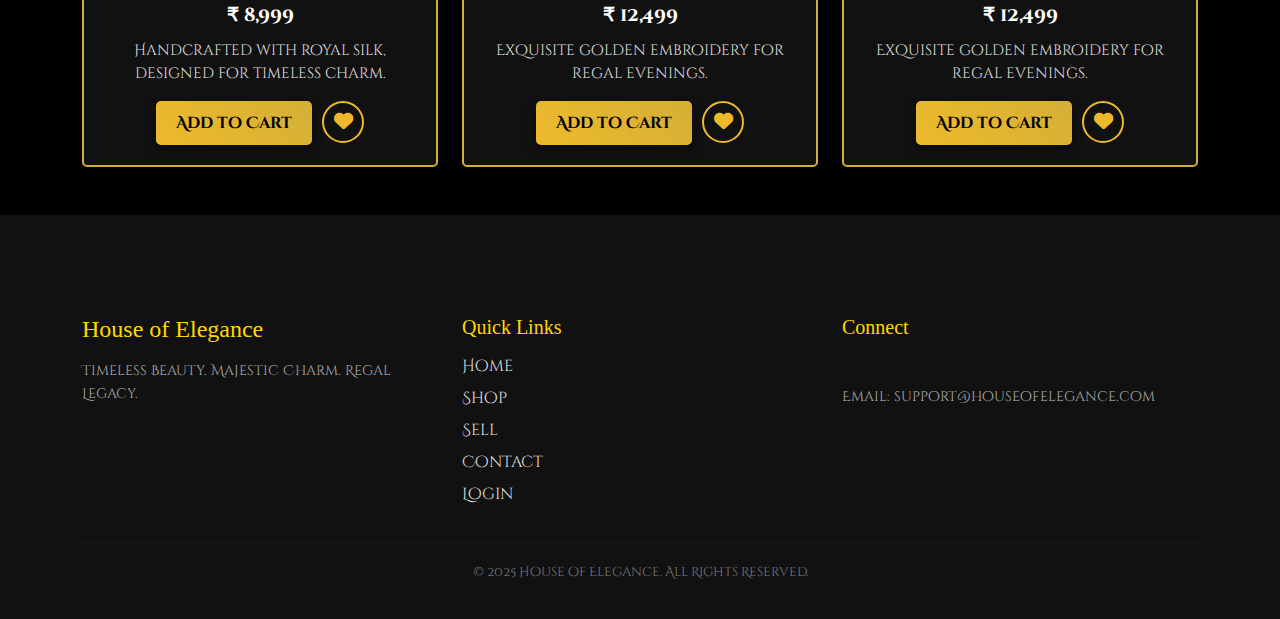
<file: footwear.html>
<!DOCTYPE html>
<html lang="en">

<head>
  <meta charset="UTF-8">
  <meta name="viewport" content="width=device-width, initial-scale=1.0">
  <title>House-of-elegance</title>
  <link rel="stylesheet" href="https://cdnjs.cloudflare.com/ajax/libs/font-awesome/6.5.0/css/all.min.css">
  <link href="https://cdn.jsdelivr.net/npm/bootstrap@5.3.2/dist/css/bootstrap.min.css" rel="stylesheet">
  <link rel="preconnect" href="https://fonts.googleapis.com">
  <link rel="preconnect" href="https://fonts.gstatic.com" crossorigin>
  <link href="https://fonts.googleapis.com/css2?family=Cinzel+Decorative:wght@400;700;900&display=swap"
    rel="stylesheet">
    <link rel="shortcut icon" href="./media/favicon.png" type="image/x-icon">
  <link rel="stylesheet" href="footwear.css">
</head>

<body>

  <nav class="navbar navbar-expand-lg navbar-dark bg-transparent">
    <div class="container">
      <a class="navbar-brand fs-4" href="index.html">House of Elegance</a>
      <button class="navbar-toggler" type="button" data-bs-toggle="collapse" data-bs-target="#navbarNav">
        <span class="navbar-toggler-icon"></span>
      </button>
      <div class="collapse navbar-collapse" id="navbarNav">
        <ul class="navbar-nav ms-auto fs-4">
          <li class="nav-item"><a class="nav-link" href="#collection">Shop</a></li>
          <li class="nav-item"><a class="nav-link" href="sell.html">Sell</a></li>
          <li class="nav-item"><a class="nav-link" href="contact.html">Contact</a></li>
          <li class="nav-item"><a class="nav-link" href="login.html">Login</a></li>
        </ul>
      </div>
    </div>
  </nav>


  <section class="py-5 bg-black" id="collection">
    <div class="container">
      <h2 class="text-center mb-5" style="color:#eeba2e;  margin-top: 40px;">Our Royal Heels Collection</h2>
      <div class="row g-4">


        <!-- Card 7 -->
        <div class="col-12 col-sm-6 col-lg-4">
          <div class="luxury-card">
            <img src="./media/foot1.jpg" class="card-img-top" alt="Royal Dress">
            <div class="card-body text-center">
              <h5 class="card-title">Emerald Elegance</h5>
              <p class="price">₹ 8,999</p>
              <p class="card-text">Handcrafted with royal silk, designed for timeless charm.</p>
              <div class="card-actions">
                <button class="btn btn-gold">Add to Cart</button>
                <button class="btn-like"><i class="fas fa-heart"></i></button>
              </div>
            </div>
          </div>
        </div>

        <!-- Card 8 -->
        <div class="col-12 col-sm-6 col-lg-4">
          <div class="luxury-card">
            <img src="./media/foot2.jpg" class="card-img-top" alt="Royal Dress">
            <div class="card-body text-center">
              <h5 class="card-title">Golden Majesty</h5>
              <p class="price">₹ 12,499</p>
              <p class="card-text">Exquisite golden embroidery for regal evenings.</p>
              <div class="card-actions">
                <button class="btn btn-gold">Add to Cart</button>
                <button class="btn-like"><i class="fas fa-heart"></i></button>
              </div>
            </div>
          </div>
        </div>

        <!-- Card 9 -->
        <div class="col-12 col-sm-6 col-lg-4">
          <div class="luxury-card">
            <img src="./media/foot3.jpg" class="card-img-top" alt="Royal Dress">
            <div class="card-body text-center">
              <h5 class="card-title">Crimson Royale</h5>
              <p class="price">₹ 15,999</p>
              <p class="card-text">Luxurious velvet that radiates pure royalty.</p>
              <div class="card-actions">
                <button class="btn btn-gold">Add to Cart</button>
                <button class="btn-like"><i class="fas fa-heart"></i></button>
              </div>
            </div>
          </div>
        </div>

        <!-- Card 1 -->
        <div class="col-12 col-sm-6 col-lg-4">
          <div class="luxury-card">
            <img src="./media/foot4.jpg" class="card-img-top" alt="Royal Dress">
            <div class="card-body text-center">
              <h5 class="card-title">Emerald Elegance</h5>
              <p class="price">₹ 8,999</p>
              <p class="card-text">Handcrafted with royal silk, designed for timeless charm.</p>
              <div class="card-actions">
                <button class="btn btn-gold">Add to Cart</button>
                <button class="btn-like"><i class="fas fa-heart"></i></button>
              </div>
            </div>
          </div>
        </div>

        <!-- Card 2 -->
        <div class="col-12 col-sm-6 col-lg-4">
          <div class="luxury-card">
            <img src="./media/foot5.jpg" class="card-img-top" alt="Royal Dress">
            <div class="card-body text-center">
              <h5 class="card-title">Golden Majesty</h5>
              <p class="price">₹ 12,499</p>
              <p class="card-text">Exquisite golden embroidery for regal evenings.</p>
              <div class="card-actions">
                <button class="btn btn-gold">Add to Cart</button>
                <button class="btn-like"><i class="fas fa-heart"></i></button>
              </div>
            </div>
          </div>
        </div>

        <!-- Card 3 -->
        <div class="col-12 col-sm-6 col-lg-4">
          <div class="luxury-card">
            <img src="./media/foot6.jpg" class="card-img-top" alt="Royal Dress">
            <div class="card-body text-center">
              <h5 class="card-title">Crimson Royale</h5>
              <p class="price">₹ 15,999</p>
              <p class="card-text">Luxurious velvet that radiates pure royalty.</p>
              <div class="card-actions">
                <button class="btn btn-gold">Add to Cart</button>
                <button class="btn-like"><i class="fas fa-heart"></i></button>
              </div>
            </div>
          </div>
        </div>

        <!-- Card 4 -->
        <div class="col-12 col-sm-6 col-lg-4">
          <div class="luxury-card">
            <img src="./media/foot7.jpg" class="card-img-top" alt="Royal Dress">
            <div class="card-body text-center">
              <h5 class="card-title">Emerald Elegance</h5>
              <p class="price">₹ 8,999</p>
              <p class="card-text">Handcrafted with royal silk, designed for timeless charm.</p>
              <div class="card-actions">
                <button class="btn btn-gold">Add to Cart</button>
                <button class="btn-like"><i class="fas fa-heart"></i></button>
              </div>
            </div>
          </div>
        </div>

        <!-- Card 5 -->
        <div class="col-12 col-sm-6 col-lg-4">
          <div class="luxury-card">
            <img src="./media/foot8.jpg" class="card-img-top" alt="Royal Dress">
            <div class="card-body text-center">
              <h5 class="card-title">Golden Majesty</h5>
              <p class="price">₹ 12,499</p>
              <p class="card-text">Exquisite golden embroidery for regal evenings.</p>
              <div class="card-actions">
                <button class="btn btn-gold">Add to Cart</button>
                <button class="btn-like"><i class="fas fa-heart"></i></button>
              </div>
            </div>
          </div>
        </div>

        <!-- Card 6 -->
        <div class="col-12 col-sm-6 col-lg-4">
          <div class="luxury-card">
            <img src="./media/foot9.jpg" class="card-img-top" alt="Royal Dress">
            <div class="card-body text-center">
              <h5 class="card-title">Crimson Royale</h5>
              <p class="price">₹ 15,999</p>
              <p class="card-text">Luxurious velvet that radiates pure royalty.</p>
              <div class="card-actions">
                <button class="btn btn-gold">Add to Cart</button>
                <button class="btn-like"><i class="fas fa-heart"></i></button>
              </div>
            </div>
          </div>
        </div>

        <!-- Card 10 -->
        <div class="col-12 col-sm-6 col-lg-4">
          <div class="luxury-card">
            <img src="./media/foot10.jpg" class="card-img-top" alt="Royal Dress">
            <div class="card-body text-center">
              <h5 class="card-title">Emerald Elegance</h5>
              <p class="price">₹ 8,999</p>
              <p class="card-text">Handcrafted with royal silk, designed for timeless charm.</p>
              <div class="card-actions">
                <button class="btn btn-gold">Add to Cart</button>
                <button class="btn-like"><i class="fas fa-heart"></i></button>
              </div>
            </div>
          </div>
        </div>

        <!-- Card 11 -->
        <div class="col-12 col-sm-6 col-lg-4">
          <div class="luxury-card">
            <img src="./media/foot11.jpg" class="card-img-top" alt="Royal Dress">
            <div class="card-body text-center">
              <h5 class="card-title">Golden Majesty</h5>
              <p class="price">₹ 12,499</p>
              <p class="card-text">Exquisite golden embroidery for regal evenings.</p>
              <div class="card-actions">
                <button class="btn btn-gold">Add to Cart</button>
                <button class="btn-like"><i class="fas fa-heart"></i></button>
              </div>
            </div>
          </div>
        </div>

        <!-- Card 12 -->
        <div class="col-12 col-sm-6 col-lg-4">
          <div class="luxury-card">
            <img src="./media/foot.jpg" class="card-img-top" alt="Royal Dress">
            <div class="card-body text-center">
              <h5 class="card-title">Crimson Royale</h5>
              <p class="price">₹ 15,999</p>
              <p class="card-text">Luxurious velvet that radiates pure royalty.</p>
              <div class="card-actions">
                <button class="btn btn-gold">Add to Cart</button>
                <button class="btn-like"><i class="fas fa-heart"></i></button>
              </div>
            </div>
          </div>
        </div>

        <!-- Card 1 -->
        <div class="col-12 col-sm-6 col-lg-4">
          <div class="luxury-card">
            <img src="./media/foot2.jpg" class="card-img-top" alt="Royal Dress">
            <div class="card-body text-center">
              <h5 class="card-title">Emerald Elegance</h5>
              <p class="price">₹ 8,999</p>
              <p class="card-text">Handcrafted with royal silk, designed for timeless charm.</p>
              <div class="card-actions">
                <button class="btn btn-gold">Add to Cart</button>
                <button class="btn-like"><i class="fas fa-heart"></i></button>
              </div>
            </div>
          </div>
        </div>

        <!-- Card 2 -->
        <div class="col-12 col-sm-6 col-lg-4">
          <div class="luxury-card">
            <img src="./media/foot4.jpg" class="card-img-top" alt="Royal Dress">
            <div class="card-body text-center">
              <h5 class="card-title">Golden Majesty</h5>
              <p class="price">₹ 12,499</p>
              <p class="card-text">Exquisite golden embroidery for regal evenings.</p>
              <div class="card-actions">
                <button class="btn btn-gold">Add to Cart</button>
                <button class="btn-like"><i class="fas fa-heart"></i></button>
              </div>
            </div>
          </div>
        </div>

        <!-- Card 2 -->
        <div class="col-12 col-sm-6 col-lg-4">
          <div class="luxury-card">
            <img src="./media/foot5.jpg" class="card-img-top" alt="Royal Dress">
            <div class="card-body text-center">
              <h5 class="card-title">Golden Majesty</h5>
              <p class="price">₹ 12,499</p>
              <p class="card-text">Exquisite golden embroidery for regal evenings.</p>
              <div class="card-actions">
                <button class="btn btn-gold">Add to Cart</button>
                <button class="btn-like"><i class="fas fa-heart"></i></button>
              </div>
            </div>
          </div>
        </div>

        <!-- Extra Card (Visible only on tablets) -->
        <div class="col-12 col-sm-6 col-lg-4 d-none d-md-block d-lg-none">
          <div class="luxury-card">
            <img src="./media/foot3.jpg" class="card-img-top" alt="Exclusive Tablet Card">
            <div class="card-body text-center">
              <h5 class="card-title">Tablet Exclusive</h5>
              <p class="price">₹ 4,999</p>
              <p class="card-text">This special card shows only on tablet screens.</p>
              <div class="card-actions">
                <button class="btn btn-gold">Add to Cart</button>
                <button class="btn-like"><i class="fas fa-heart"></i></button>
              </div>
            </div>
          </div>
        </div>

      </div>
    </div>
  </section>


  <footer class="footer">
    <div class="container">
      <div class="row">

        <!-- Brand & Tagline -->
        <div class="col-md-4 footer-brand">
          <h4>House of Elegance</h4>
          <p>Timeless Beauty. Majestic Charm. Regal Legacy.</p>
        </div>

        <!-- Quick Links -->
        <div class="col-md-4 footer-links">
          <h5>Quick Links</h5>
          <ul>
            <li><a href="index.html">Home</a></li>
            <li><a href="#categories">Shop</a></li>
            <li><a href="sell.html">Sell</a></li>
            <li><a href="contact.html">Contact</a></li>
            <li><a href="login.html">Login</a></li>
          </ul>
        </div>

        <!-- Social & Contact -->
        <div class="col-md-4 footer-contact">
          <h5>Connect</h5>
          <div class="social-icons">
            <a href="#"><i class="bi bi-facebook"></i></a>
            <a href="#"><i class="bi bi-instagram"></i></a>
            <a href="#"><i class="bi bi-twitter"></i></a>
          </div>
          <p>Email: support@houseofelegance.com</p>
        </div>

      </div>

      <hr>
      <p class="text-center copyright">
        &copy; 2025 House of Elegance. All Rights Reserved.
      </p>
    </div>
  </footer>

  <script src="https://cdn.jsdelivr.net/npm/bootstrap@5.3.2/dist/js/bootstrap.bundle.min.js"></script>
</body>

</html>
</file>
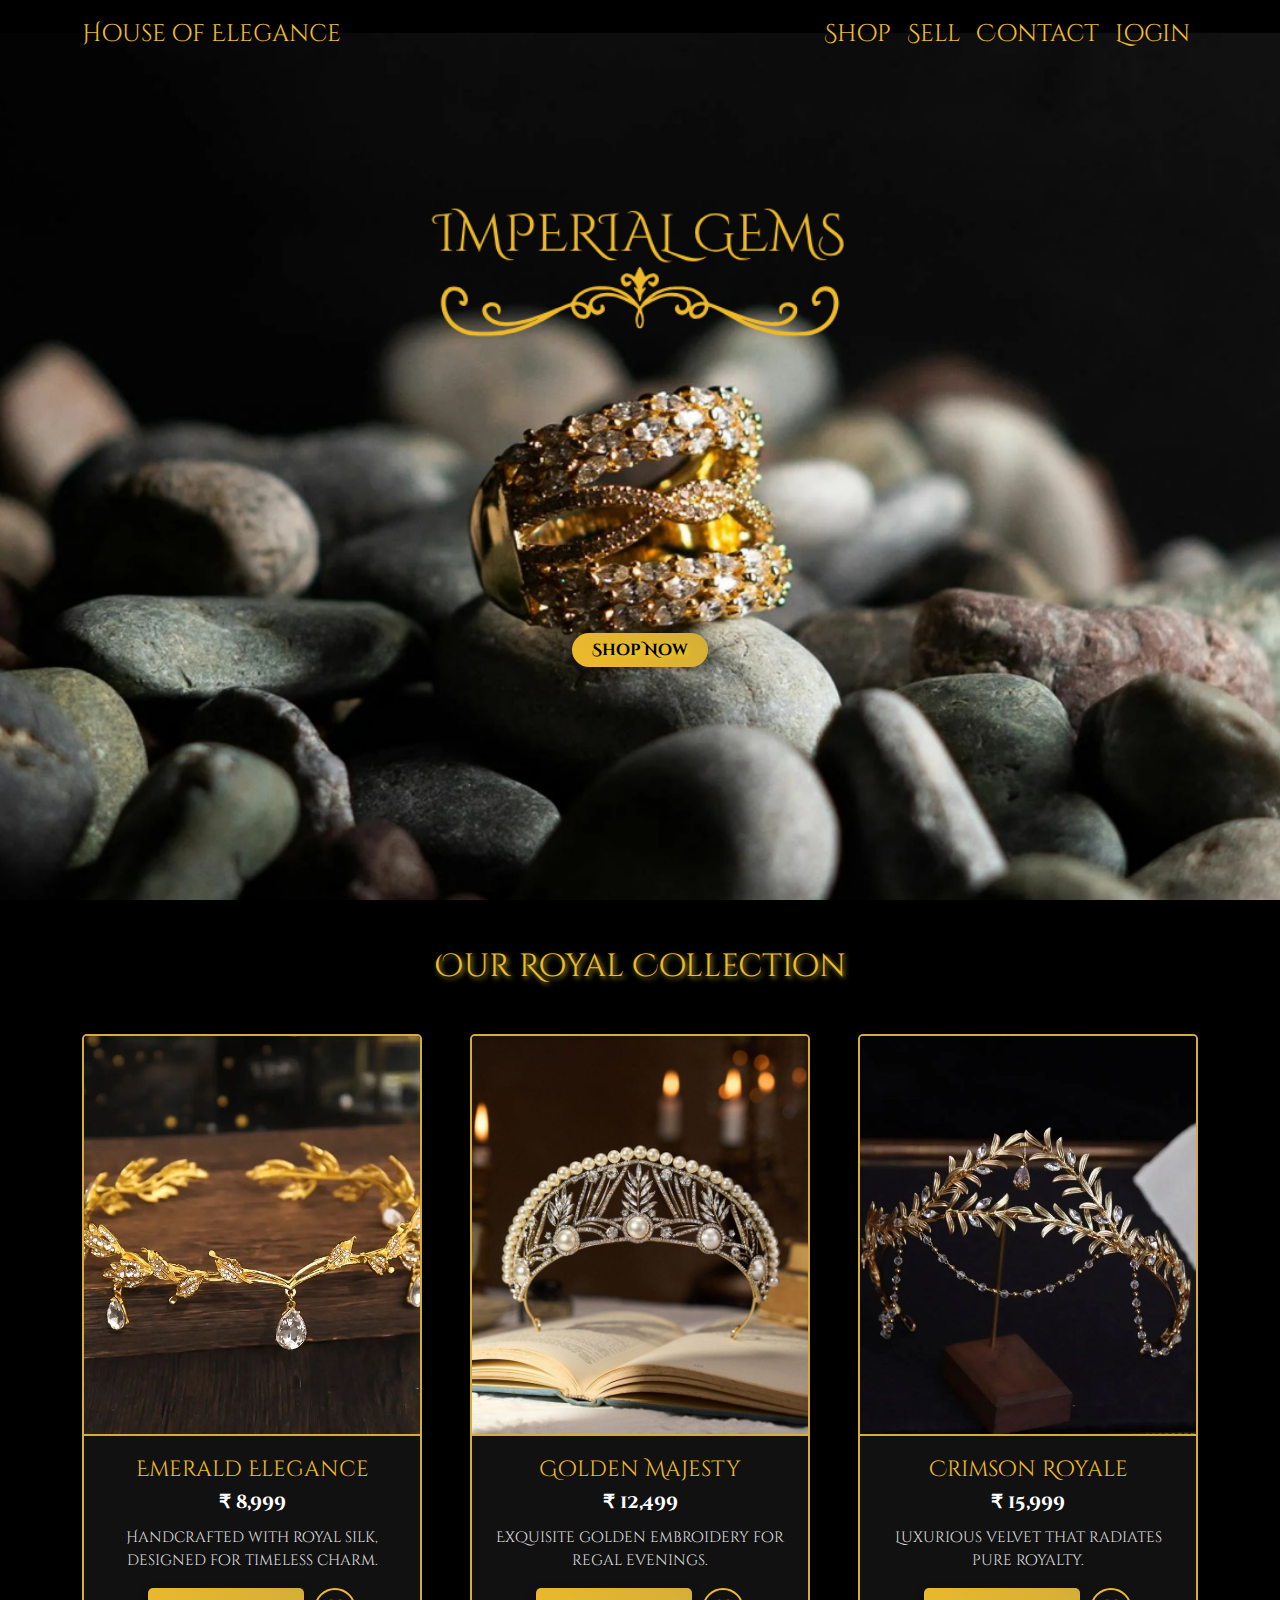
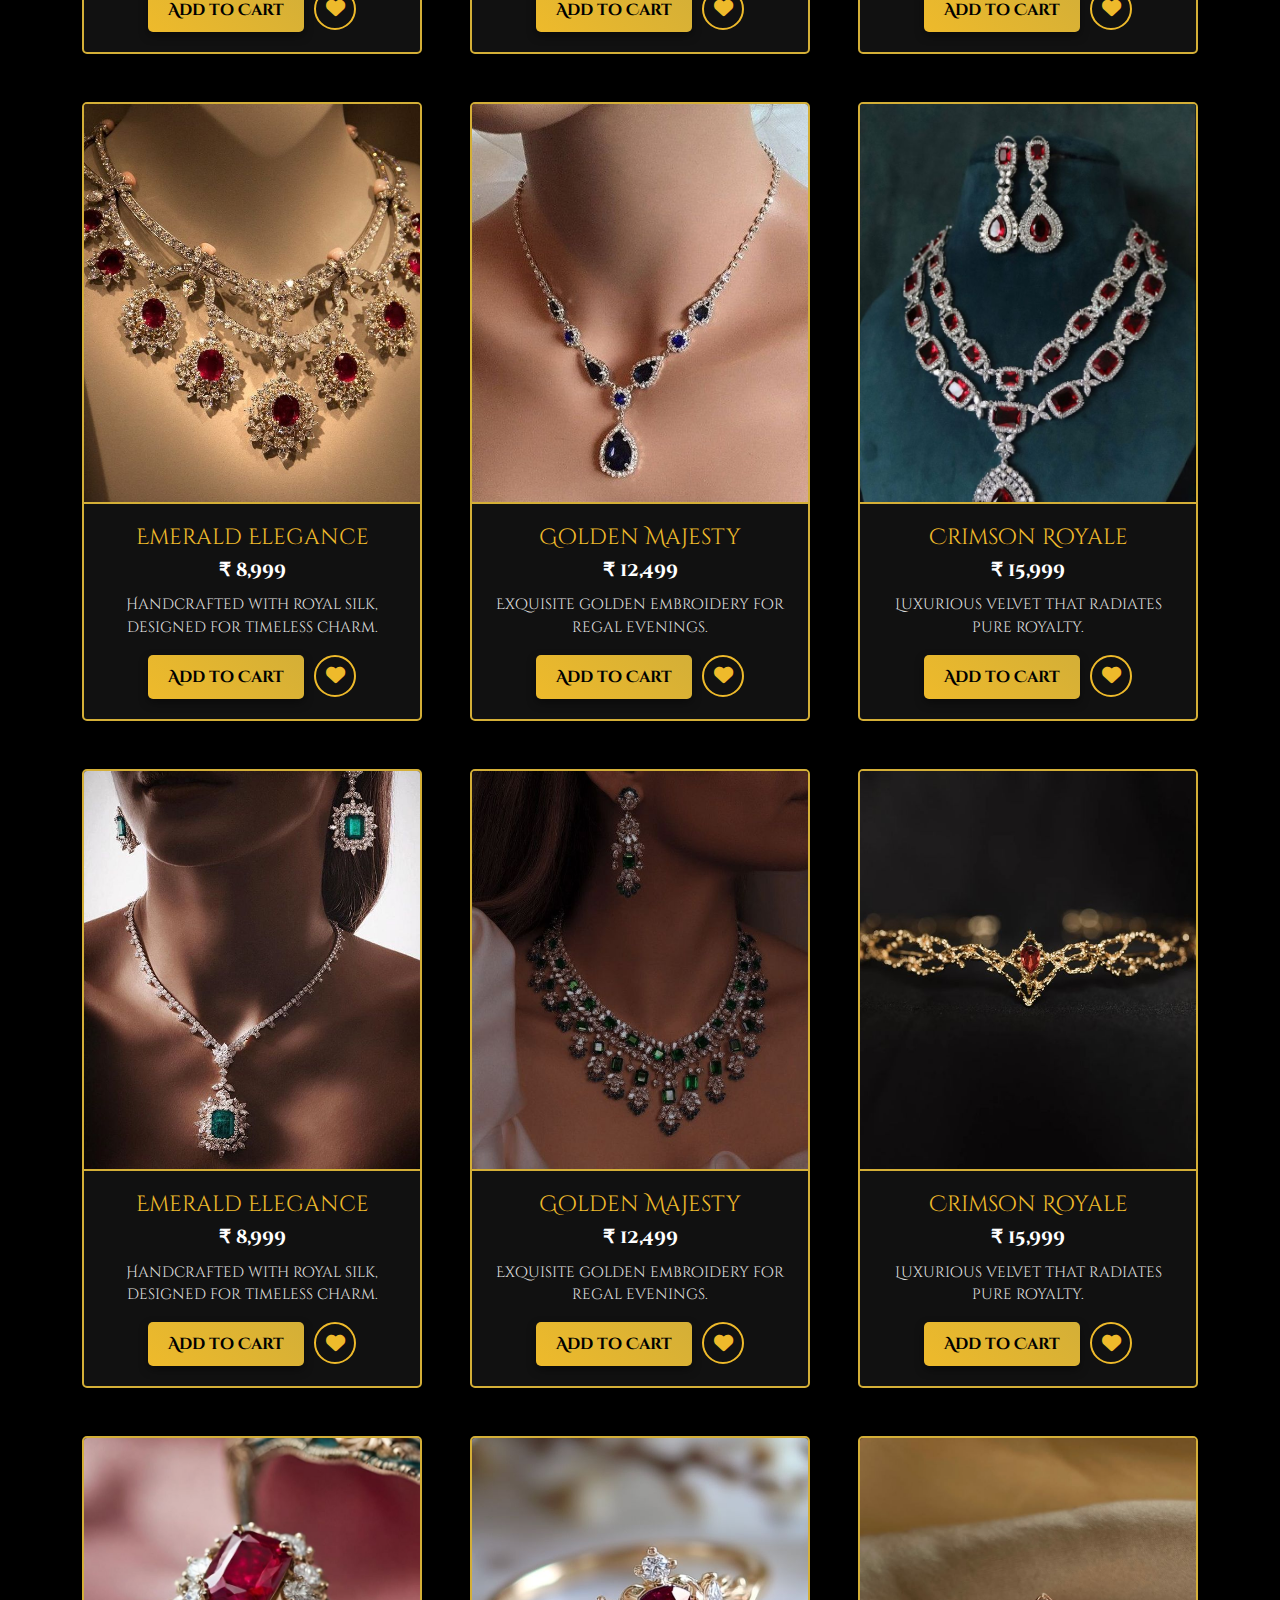
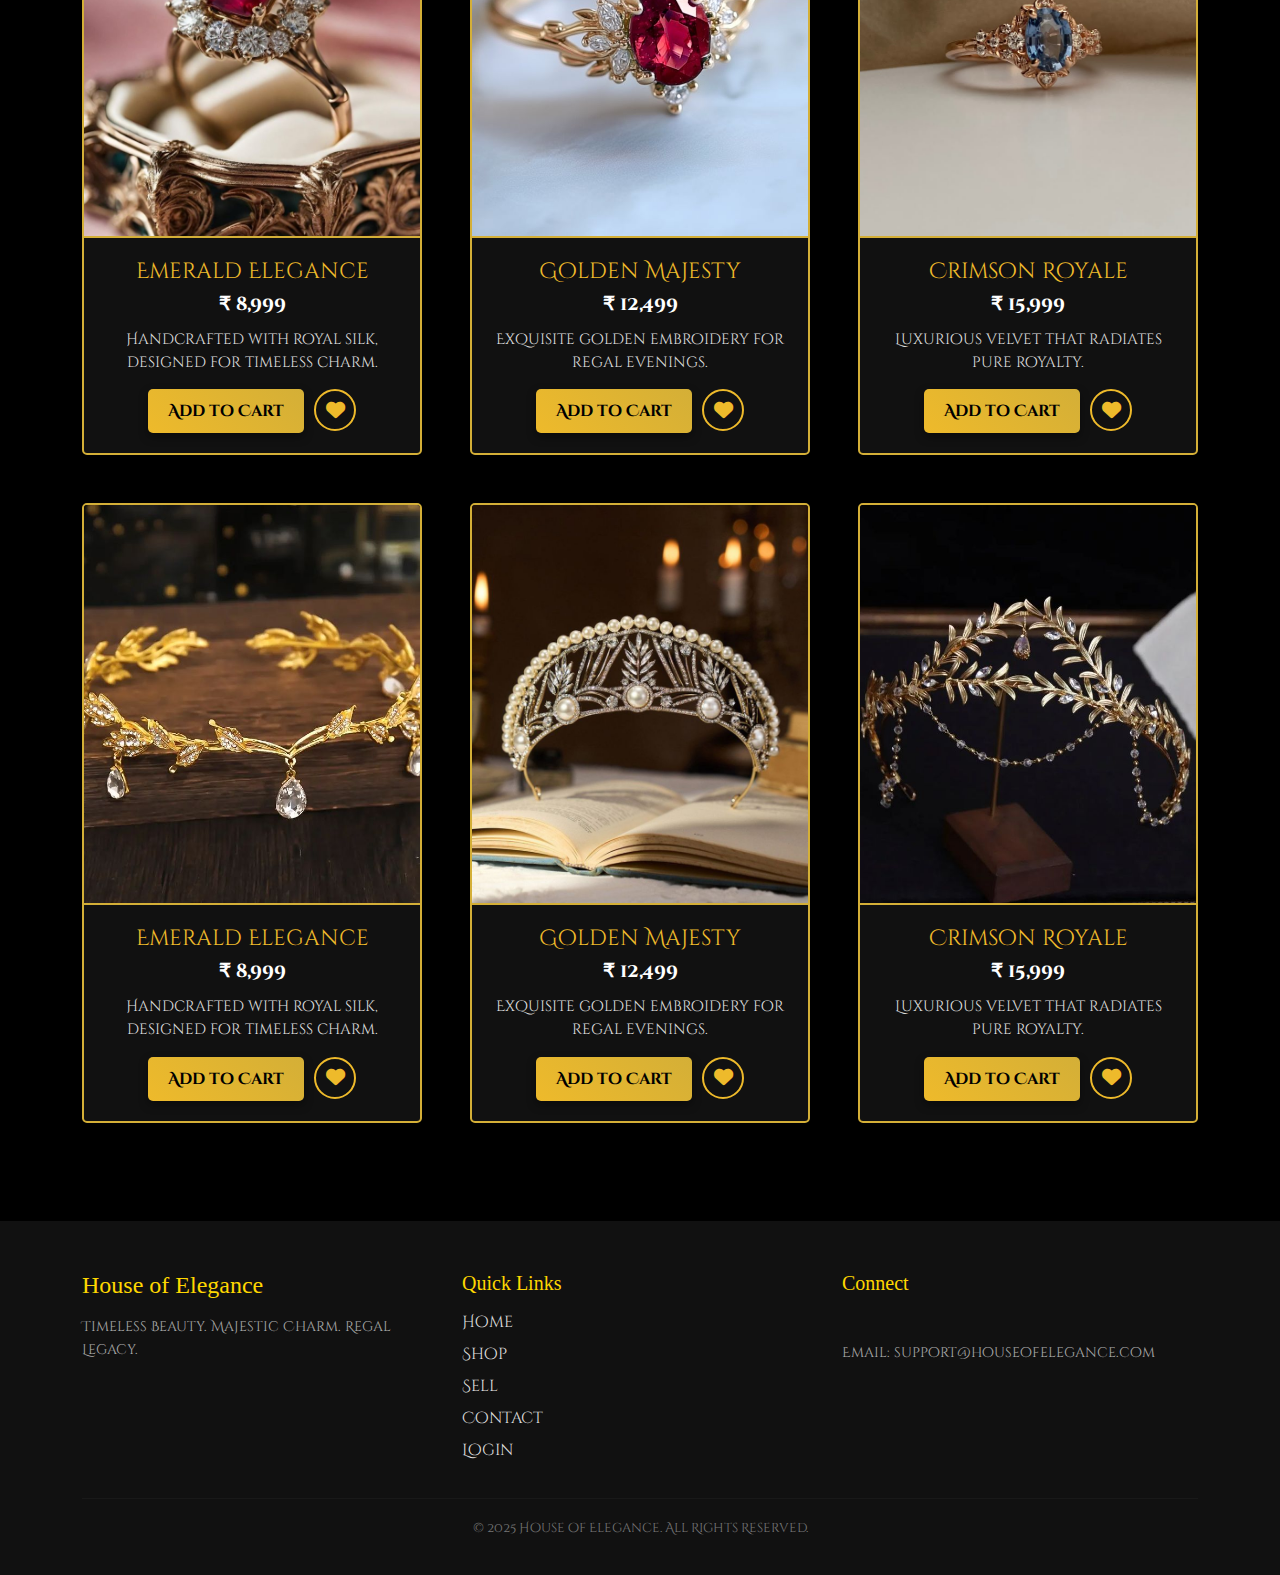
<file: jewelry.html>
<!DOCTYPE html>
<html lang="en">

<head>
  <meta charset="UTF-8">
  <meta name="viewport" content="width=device-width, initial-scale=1.0">
  <title>House-of-elegance</title>
  <link rel="stylesheet" href="https://cdnjs.cloudflare.com/ajax/libs/font-awesome/6.5.0/css/all.min.css">
  <link href="https://cdn.jsdelivr.net/npm/bootstrap@5.3.2/dist/css/bootstrap.min.css" rel="stylesheet">
  <link rel="preconnect" href="https://fonts.googleapis.com">
  <link rel="preconnect" href="https://fonts.gstatic.com" crossorigin>
  <link href="https://fonts.googleapis.com/css2?family=Cinzel+Decorative:wght@400;700;900&display=swap"
    rel="stylesheet">
    <link rel="shortcut icon" href="./media/favicon.png" type="image/x-icon">
  <link rel="stylesheet" href="jewelry.css">
</head>

<body>

  <nav class="navbar navbar-expand-lg navbar-dark bg-transparent">
    <div class="container">
      <a class="navbar-brand fs-4" href="index.html">House of Elegance</a>
      <button class="navbar-toggler" type="button" data-bs-toggle="collapse" data-bs-target="#navbarNav">
        <span class="navbar-toggler-icon"></span>
      </button>
      <div class="collapse navbar-collapse" id="navbarNav">
        <ul class="navbar-nav ms-auto fs-4">
          <li class="nav-item"><a class="nav-link" href="#collection">Shop</a></li>
          <li class="nav-item"><a class="nav-link" href="sell.html">Sell</a></li>
          <li class="nav-item"><a class="nav-link" href="contact.html">Contact</a></li>
          <li class="nav-item"><a class="nav-link" href="login.html">Login</a></li>
        </ul>
      </div>
    </div>
  </nav>

  <header class="hero">
    <a href="#collection" class="btn btn-gold mt-3">Shop Now</a>
  </header>

  <section class="py-5 bg-black" id="collection">
    <div class="container">
      <h2 class="text-center mb-5">Our Royal Collection</h2>
      <div class="row g-5">

        <!-- Card 1 -->
        <div class="col-12 col-sm-6 col-lg-4">
          <div class="luxury-card">
            <img src="./media/jew1.jpg" class="card-img-top" alt="Royal Dress">
            <div class="card-body text-center">
              <h5 class="card-title">Emerald Elegance</h5>
              <p class="price">₹ 8,999</p>
              <p class="card-text">Handcrafted with royal silk, designed for timeless charm.</p>
              <div class="card-actions">
                <button class="btn btn-gold">Add to Cart</button>
                <button class="btn-like"><i class="fas fa-heart"></i></button>
              </div>
            </div>
          </div>
        </div>

        <!-- Card 2 -->
        <div class="col-12 col-sm-6 col-lg-4">
          <div class="luxury-card">
            <img src="./media/jew2.jpg" class="card-img-top" alt="Royal Dress">
            <div class="card-body text-center">
              <h5 class="card-title">Golden Majesty</h5>
              <p class="price">₹ 12,499</p>
              <p class="card-text">Exquisite golden embroidery for regal evenings.</p>
              <div class="card-actions">
                <button class="btn btn-gold">Add to Cart</button>
                <button class="btn-like"><i class="fas fa-heart"></i></button>
              </div>
            </div>
          </div>
        </div>

        <!-- Card 3 -->
        <div class="col-12 col-sm-6 col-lg-4">
          <div class="luxury-card">
            <img src="./media/jew3.jpg" class="card-img-top" alt="Royal Dress">
            <div class="card-body text-center">
              <h5 class="card-title">Crimson Royale</h5>
              <p class="price">₹ 15,999</p>
              <p class="card-text">Luxurious velvet that radiates pure royalty.</p>
              <div class="card-actions">
                <button class="btn btn-gold">Add to Cart</button>
                <button class="btn-like"><i class="fas fa-heart"></i></button>
              </div>
            </div>
          </div>
        </div>

        <!-- Card 4 -->
        <div class="col-12 col-sm-6 col-lg-4">
          <div class="luxury-card">
            <img src="./media/jew4.jpg" class="card-img-top" alt="Royal Dress">
            <div class="card-body text-center">
              <h5 class="card-title">Emerald Elegance</h5>
              <p class="price">₹ 8,999</p>
              <p class="card-text">Handcrafted with royal silk, designed for timeless charm.</p>
              <div class="card-actions">
                <button class="btn btn-gold">Add to Cart</button>
                <button class="btn-like"><i class="fas fa-heart"></i></button>
              </div>
            </div>
          </div>
        </div>

        <!-- Card 5 -->
        <div class="col-12 col-sm-6 col-lg-4">
          <div class="luxury-card">
            <img src="./media/jew5.jpg" class="card-img-top" alt="Royal Dress">
            <div class="card-body text-center">
              <h5 class="card-title">Golden Majesty</h5>
              <p class="price">₹ 12,499</p>
              <p class="card-text">Exquisite golden embroidery for regal evenings.</p>
              <div class="card-actions">
                <button class="btn btn-gold">Add to Cart</button>
                <button class="btn-like"><i class="fas fa-heart"></i></button>
              </div>
            </div>
          </div>
        </div>

        <!-- Card 6 -->
        <div class="col-12 col-sm-6 col-lg-4">
          <div class="luxury-card">
            <img src="./media/jew6.jpg" class="card-img-top" alt="Royal Dress">
            <div class="card-body text-center">
              <h5 class="card-title">Crimson Royale</h5>
              <p class="price">₹ 15,999</p>
              <p class="card-text">Luxurious velvet that radiates pure royalty.</p>
              <div class="card-actions">
                <button class="btn btn-gold">Add to Cart</button>
                <button class="btn-like"><i class="fas fa-heart"></i></button>
              </div>
            </div>
          </div>
        </div>

        <!-- Card 7 -->
        <div class="col-12 col-sm-6 col-lg-4">
          <div class="luxury-card">
            <img src="./media/jew7.jpg" class="card-img-top" alt="Royal Dress">
            <div class="card-body text-center">
              <h5 class="card-title">Emerald Elegance</h5>
              <p class="price">₹ 8,999</p>
              <p class="card-text">Handcrafted with royal silk, designed for timeless charm.</p>
              <div class="card-actions">
                <button class="btn btn-gold">Add to Cart</button>
                <button class="btn-like"><i class="fas fa-heart"></i></button>
              </div>
            </div>
          </div>
        </div>

        <!-- Card 8 -->
        <div class="col-12 col-sm-6 col-lg-4">
          <div class="luxury-card">
            <img src="./media/jew8.jpg" class="card-img-top" alt="Royal Dress">
            <div class="card-body text-center">
              <h5 class="card-title">Golden Majesty</h5>
              <p class="price">₹ 12,499</p>
              <p class="card-text">Exquisite golden embroidery for regal evenings.</p>
              <div class="card-actions">
                <button class="btn btn-gold">Add to Cart</button>
                <button class="btn-like"><i class="fas fa-heart"></i></button>
              </div>
            </div>
          </div>
        </div>

        <!-- Card 9 -->
        <div class="col-12 col-sm-6 col-lg-4">
          <div class="luxury-card">
            <img src="./media/jew9.jpg" class="card-img-top" alt="Royal Dress">
            <div class="card-body text-center">
              <h5 class="card-title">Crimson Royale</h5>
              <p class="price">₹ 15,999</p>
              <p class="card-text">Luxurious velvet that radiates pure royalty.</p>
              <div class="card-actions">
                <button class="btn btn-gold">Add to Cart</button>
                <button class="btn-like"><i class="fas fa-heart"></i></button>
              </div>
            </div>
          </div>
        </div>

        <!-- Card 10 -->
        <div class="col-12 col-sm-6 col-lg-4">
          <div class="luxury-card">
            <img src="./media/jew10.jpg" class="card-img-top" alt="Royal Dress">
            <div class="card-body text-center">
              <h5 class="card-title">Emerald Elegance</h5>
              <p class="price">₹ 8,999</p>
              <p class="card-text">Handcrafted with royal silk, designed for timeless charm.</p>
              <div class="card-actions">
                <button class="btn btn-gold">Add to Cart</button>
                <button class="btn-like"><i class="fas fa-heart"></i></button>
              </div>
            </div>
          </div>
        </div>

        <!-- Card 11 -->
        <div class="col-12 col-sm-6 col-lg-4">
          <div class="luxury-card">
            <img src="./media/jew11.jpg" class="card-img-top" alt="Royal Dress">
            <div class="card-body text-center">
              <h5 class="card-title">Golden Majesty</h5>
              <p class="price">₹ 12,499</p>
              <p class="card-text">Exquisite golden embroidery for regal evenings.</p>
              <div class="card-actions">
                <button class="btn btn-gold">Add to Cart</button>
                <button class="btn-like"><i class="fas fa-heart"></i></button>
              </div>
            </div>
          </div>
        </div>

        <!-- Card 12 -->
        <div class="col-12 col-sm-6 col-lg-4">
          <div class="luxury-card">
            <img src="./media/jew12.jpg" class="card-img-top" alt="Royal Dress">
            <div class="card-body text-center">
              <h5 class="card-title">Crimson Royale</h5>
              <p class="price">₹ 15,999</p>
              <p class="card-text">Luxurious velvet that radiates pure royalty.</p>
              <div class="card-actions">
                <button class="btn btn-gold">Add to Cart</button>
                <button class="btn-like"><i class="fas fa-heart"></i></button>
              </div>
            </div>
          </div>
        </div>

        <!-- Card 1 -->
        <div class="col-12 col-sm-6 col-lg-4">
          <div class="luxury-card">
            <img src="./media/jew1.jpg" class="card-img-top" alt="Royal Dress">
            <div class="card-body text-center">
              <h5 class="card-title">Emerald Elegance</h5>
              <p class="price">₹ 8,999</p>
              <p class="card-text">Handcrafted with royal silk, designed for timeless charm.</p>
              <div class="card-actions">
                <button class="btn btn-gold">Add to Cart</button>
                <button class="btn-like"><i class="fas fa-heart"></i></button>
              </div>
            </div>
          </div>
        </div>

        <!-- Card 2 -->
        <div class="col-12 col-sm-6 col-lg-4">
          <div class="luxury-card">
            <img src="./media/jew2.jpg" class="card-img-top" alt="Royal Dress">
            <div class="card-body text-center">
              <h5 class="card-title">Golden Majesty</h5>
              <p class="price">₹ 12,499</p>
              <p class="card-text">Exquisite golden embroidery for regal evenings.</p>
              <div class="card-actions">
                <button class="btn btn-gold">Add to Cart</button>
                <button class="btn-like"><i class="fas fa-heart"></i></button>
              </div>
            </div>
          </div>
        </div>

        <!-- Card 3 -->
        <div class="col-12 col-sm-6 col-lg-4">
          <div class="luxury-card">
            <img src="./media/jew3.jpg" class="card-img-top" alt="Royal Dress">
            <div class="card-body text-center">
              <h5 class="card-title">Crimson Royale</h5>
              <p class="price">₹ 15,999</p>
              <p class="card-text">Luxurious velvet that radiates pure royalty.</p>
              <div class="card-actions">
                <button class="btn btn-gold">Add to Cart</button>
                <button class="btn-like"><i class="fas fa-heart"></i></button>
              </div>
            </div>
          </div>
        </div>

        <!-- Extra Card (Visible only on tablets) -->
        <div class="col-12 col-sm-6 col-lg-4 d-none d-md-block d-lg-none">
          <div class="luxury-card">
            <img src="./media/jew5.jpg" class="card-img-top" alt="Exclusive Tablet Card">
            <div class="card-body text-center">
              <h5 class="card-title">Tablet Exclusive</h5>
              <p class="price">₹ 4,999</p>
              <p class="card-text">This special card shows only on tablet screens.</p>
              <div class="card-actions">
                <button class="btn btn-gold">Add to Cart</button>
                <button class="btn-like"><i class="fas fa-heart"></i></button>
              </div>
            </div>
          </div>
        </div>

      </div>
    </div>
  </section>

  <footer class="footer">
    <div class="container">
      <div class="row">

        <!-- Brand & Tagline -->
        <div class="col-md-4 footer-brand">
          <h4>House of Elegance</h4>
          <p>Timeless Beauty. Majestic Charm. Regal Legacy.</p>
        </div>

        <!-- Quick Links -->
        <div class="col-md-4 footer-links">
          <h5>Quick Links</h5>
          <ul>
            <li><a href="index.html">Home</a></li>
            <li><a href="#categories">Shop</a></li>
            <li><a href="sell.html">Sell</a></li>
            <li><a href="contact.html">Contact</a></li>
            <li><a href="login.html">Login</a></li>
          </ul>
        </div>

        <!-- Social & Contact -->
        <div class="col-md-4 footer-contact">
          <h5>Connect</h5>
          <div class="social-icons">
            <a href="#"><i class="bi bi-facebook"></i></a>
            <a href="#"><i class="bi bi-instagram"></i></a>
            <a href="#"><i class="bi bi-twitter"></i></a>
          </div>
          <p>Email: support@houseofelegance.com</p>
        </div>

      </div>

      <hr>
      <p class="text-center copyright">
        &copy; 2025 House of Elegance. All Rights Reserved.
      </p>
    </div>
  </footer>

  <script src="https://cdn.jsdelivr.net/npm/bootstrap@5.3.2/dist/js/bootstrap.bundle.min.js"></script>
</body>

</html>
</file>
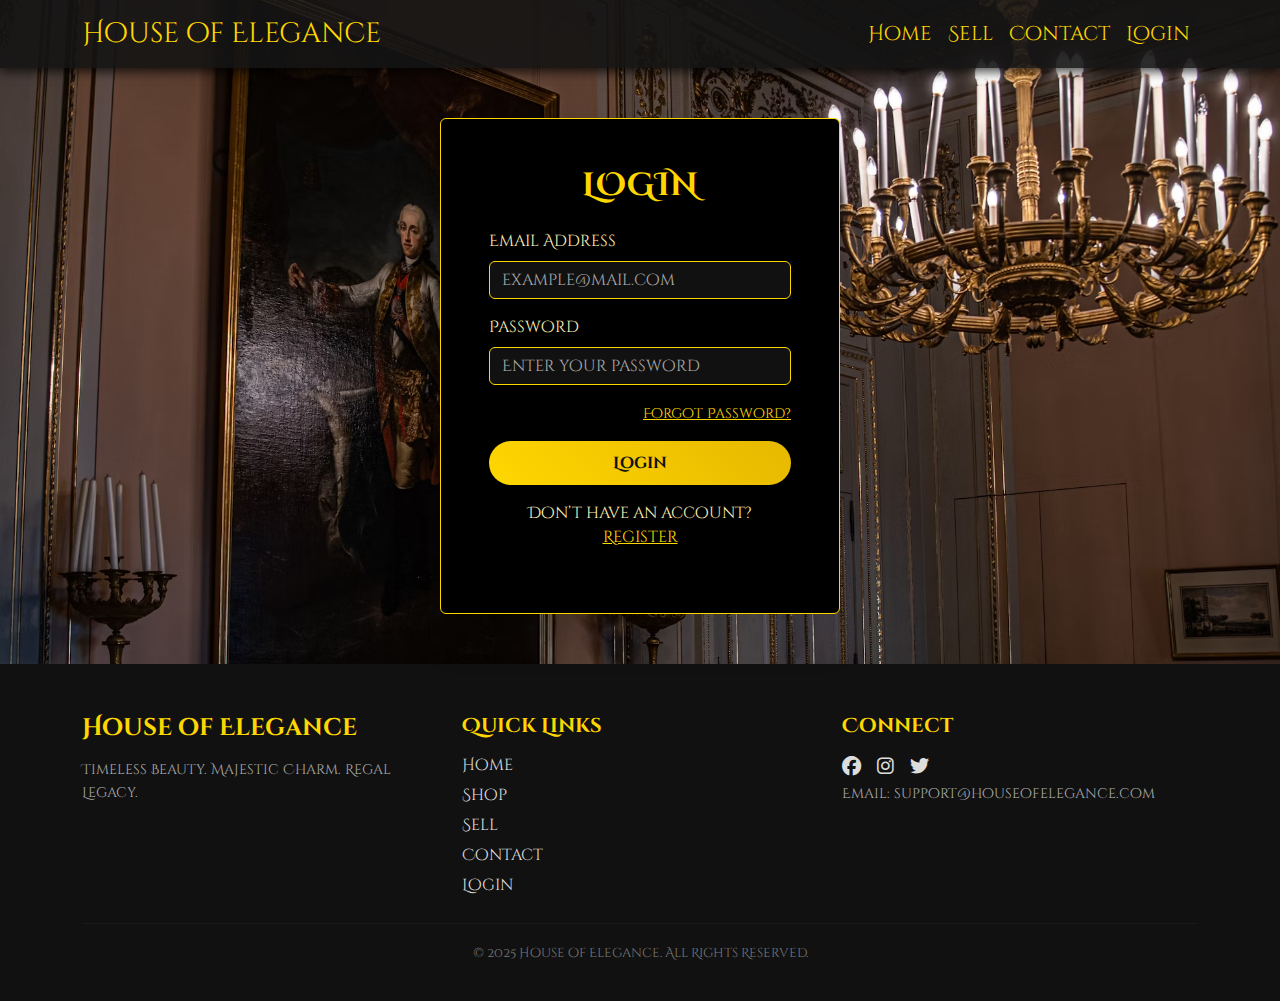
<file: login.html>
<!DOCTYPE html>
<html lang="en">

<head>
  <meta charset="UTF-8">
  <meta name="viewport" content="width=device-width, initial-scale=1.0">
  <title>House-of-elegance</title>
  <link rel="stylesheet" href="https://cdnjs.cloudflare.com/ajax/libs/font-awesome/6.5.0/css/all.min.css">
  <link href="https://cdn.jsdelivr.net/npm/bootstrap@5.3.2/dist/css/bootstrap.min.css" rel="stylesheet">
  <link href="https://fonts.googleapis.com/css2?family=Cinzel+Decorative:wght@400;700;900&display=swap" rel="stylesheet">
  <link rel="shortcut icon" href="./media/favicon.png" type="image/x-icon">
  <link rel="stylesheet" href="login.css">
</head>

<body>

  <!-- Navbar -->
  <nav class="navbar navbar-expand-lg navbar-dark custom-navbar">
    <div class="container">
      <a class="navbar-brand fs-3" href="index.html">House of Elegance</a>
      <button class="navbar-toggler" type="button" data-bs-toggle="collapse" data-bs-target="#navbarNav">
        <span class="navbar-toggler-icon"></span>
      </button>
      <div class="collapse navbar-collapse" id="navbarNav">
        <ul class="navbar-nav ms-auto fs-5">
          <li class="nav-item"><a class="nav-link" href="index.html">Home</a></li>
          <li class="nav-item"><a class="nav-link" href="sell.html">Sell</a></li>
          <li class="nav-item"><a class="nav-link" href="contact.html">Contact</a></li>
          <li class="nav-item"><a class="nav-link active" href="login.html">Login</a></li>
        </ul>
      </div>
    </div>
  </nav>

  <!-- Login Form -->
  <section class="login-section">
    <div class="container d-flex justify-content-center">
      <div class="login-form p-5 shadow-lg rounded">
        <h3 class="text-center mb-4">LOGIN</h3>
        <form>
          <div class="mb-3">
            <label for="email" class="form-label">Email Address</label>
            <input type="email" class="form-control" id="email" placeholder="example@mail.com" required>
          </div>
          <div class="mb-3">
            <label for="password" class="form-label">Password</label>
            <input type="password" class="form-control" id="password" placeholder="Enter your password" required>
          </div>
          <div class="mb-3 text-end">
            <a href="#" class="text-gold" style="font-size:0.9rem;">Forgot Password?</a>
          </div>
          <button type="submit" class="btn btn-gold w-100">Login</button>
        </form>
        <p class="text-center mt-3">Don’t have an account? <a href="signup.html" class="text-gold">Register</a></p>
      </div>
    </div>
  </section>

  <footer class="footer">
  <div class="container">
    <div class="row">
      <!-- Brand -->
      <div class="col-md-4 footer-brand">
        <h4>House of Elegance</h4>
        <p>Timeless Beauty. Majestic Charm. Regal Legacy.</p>
      </div>

      <!-- Quick Links -->
      <div class="col-md-4 footer-links">
        <h5>Quick Links</h5>
        <ul>
          <li><a href="index.html">Home</a></li>
          <li><a href="#collection">Shop</a></li>
          <li><a href="sell.html">Sell</a></li>
          <li><a href="contact.html">Contact</a></li>
          <li><a href="login.html">Login</a></li>
        </ul>
      </div>

      <!-- Contact & Social -->
      <div class="col-md-4 footer-contact">
        <h5>Connect</h5>
        <div class="social-icons">
          <a href="#"><i class="fab fa-facebook"></i></a>
          <a href="#"><i class="fab fa-instagram"></i></a>
          <a href="#"><i class="fab fa-twitter"></i></a>
        </div>
        <p>Email: support@houseofelegance.com</p>
      </div>
    </div>

    <hr>
    <p class="copyright">&copy; 2025 House of Elegance. All Rights Reserved.</p>
  </div>
</footer>


  <script src="https://cdn.jsdelivr.net/npm/bootstrap@5.3.0/dist/js/bootstrap.bundle.min.js"></script>
</body>

</html>
</file>
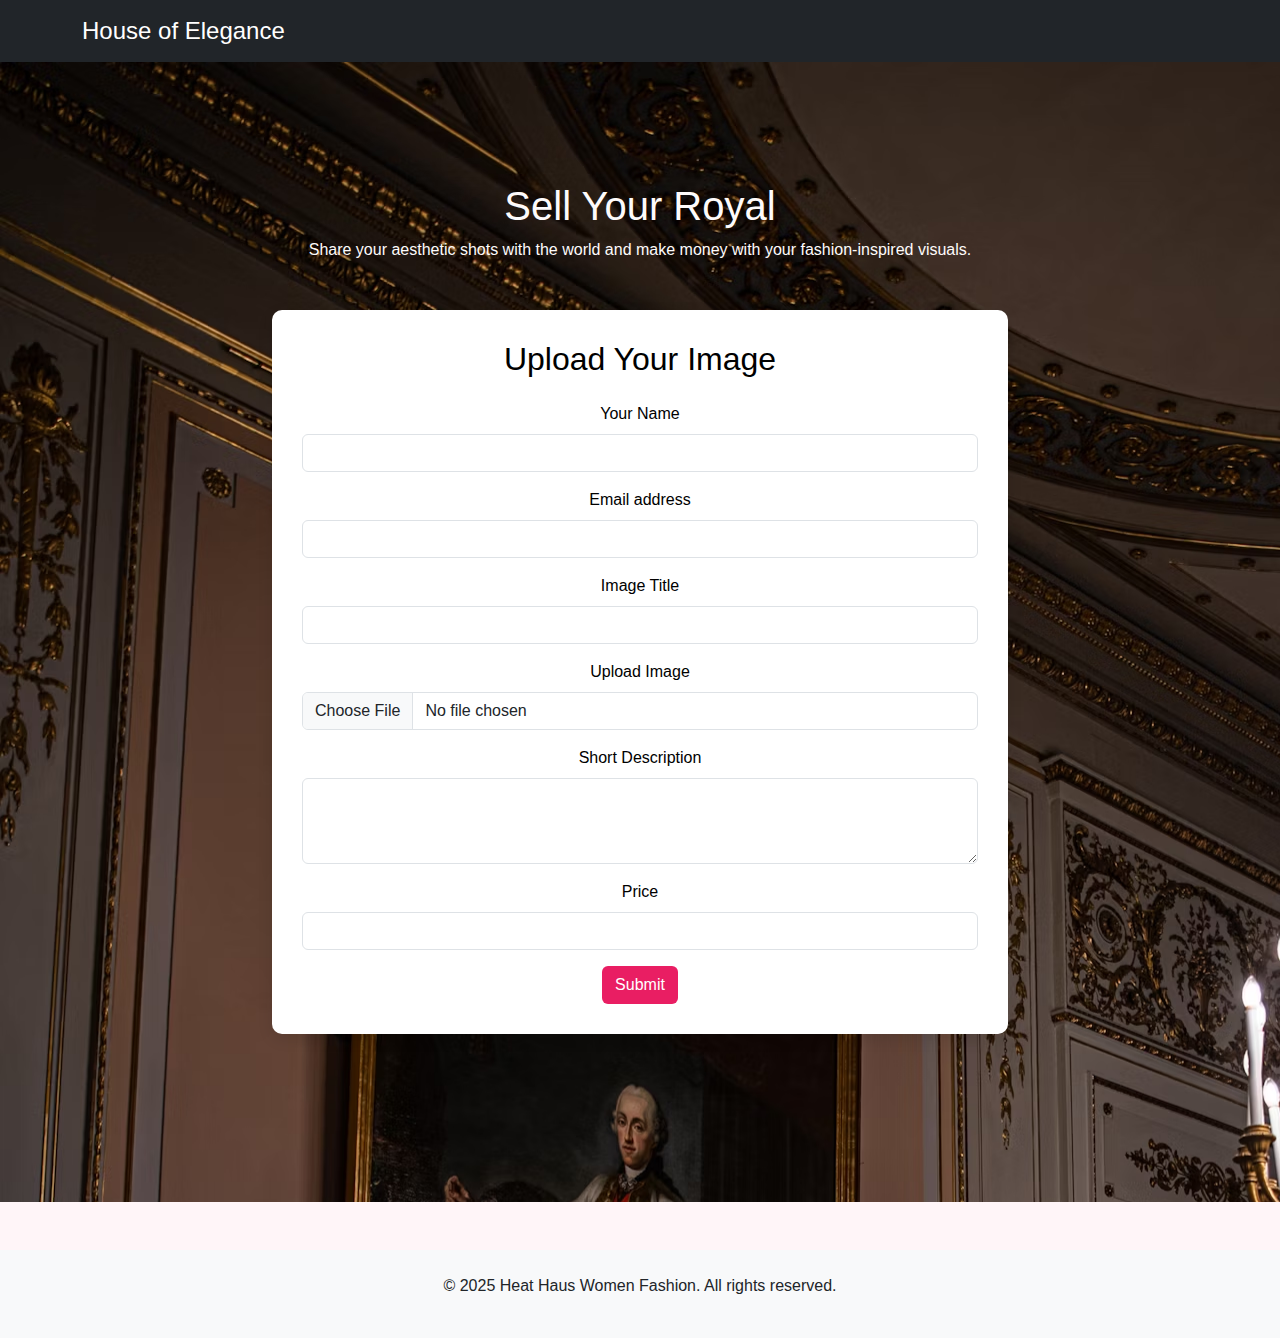
<file: Sell.html>
<!DOCTYPE html>
<html lang="en">

<head>
  <meta charset="UTF-8">
  <meta name="viewport" content="width=device-width, initial-scale=1.0">
  <title>Sell Your Images - Women Fashion</title>
  <link href="https://cdn.jsdelivr.net/npm/bootstrap@5.3.0/dist/css/bootstrap.min.css" rel="stylesheet">
  <style>
    body {
      font-family: 'Segoe UI', Tahoma, Geneva, Verdana, sans-serif;
      background-color: #fff5f8;
    }
    .sell-hero {
      background-image: url('./media/clutches.avif');
      padding: 120px 20px;
      color: #fefbfb;
      text-align: center;
    }
    .sell-form {
      background-color: #ffffff;
      border-radius: 10px;
      color: black;
      padding: 30px;
      box-shadow: 0 5px 15px rgba(0, 0, 0, 0.1);
    }
    .btn-sell {
      background-color: #e91e63;
      color: white;
    }
  </style>
</head>

<body>

    <nav class="navbar navbar-expand-lg navbar-dark bg-dark">
    <div class="container">
      <a class="navbar-brand fs-4" href="index.html" >House of Elegance</a>
      <button class="navbar-toggler" type="button" data-bs-toggle="collapse" data-bs-target="#navbarNav">
        <span class="navbar-toggler-icon"></span>
      </button>
    </div>
  </nav>

  <header class="sell-hero">
    <h1>Sell Your Royal</h1>
    <p>Share your aesthetic shots with the world and make money with your fashion-inspired visuals.</p>
      <div class="container my-5">
    <div class="row justify-content-center">
      <div class="col-md-8">
        <div class="sell-form">
          <h2 class="mb-4">Upload Your Image</h2>
          <form>
            <div class="mb-3">
              <label for="name" class="form-label">Your Name</label>
              <input type="text" class="form-control" id="name" required>
            </div>
            <div class="mb-3">
              <label for="email" class="form-label">Email address</label>
              <input type="email" class="form-control" id="email" required>
            </div>
            <div class="mb-3">
              <label for="imageTitle" class="form-label">Image Title</label>
              <input type="text" class="form-control" id="imageTitle" required>
            </div>
            <div class="mb-3">
              <label for="fileUpload" class="form-label">Upload Image</label>
              <input type="file" class="form-control" id="fileUpload" required>
            </div>
            <div class="mb-3">
              <label for="description" class="form-label">Short Description</label>
              <textarea class="form-control" id="description" rows="3"></textarea>
            </div>
            <div class="mb-3">
              <label for="imageTitle" class="form-label">Price</label>
              <input type="text" class="form-control" id="imageTitle" required>
            </div>
            <button type="submit" class="btn btn-sell">Submit</button>
          </form>
        </div>
      </div>
    </div>
  </div>
  </header>



  <footer class="text-center p-4 mt-5 bg-light">
    <p>&copy; 2025 Heat Haus Women Fashion. All rights reserved.</p>
  </footer>

  <script src="https://cdn.jsdelivr.net/npm/bootstrap@5.3.0/dist/js/bootstrap.bundle.min.js"></script>
</body>

</html>
</file>
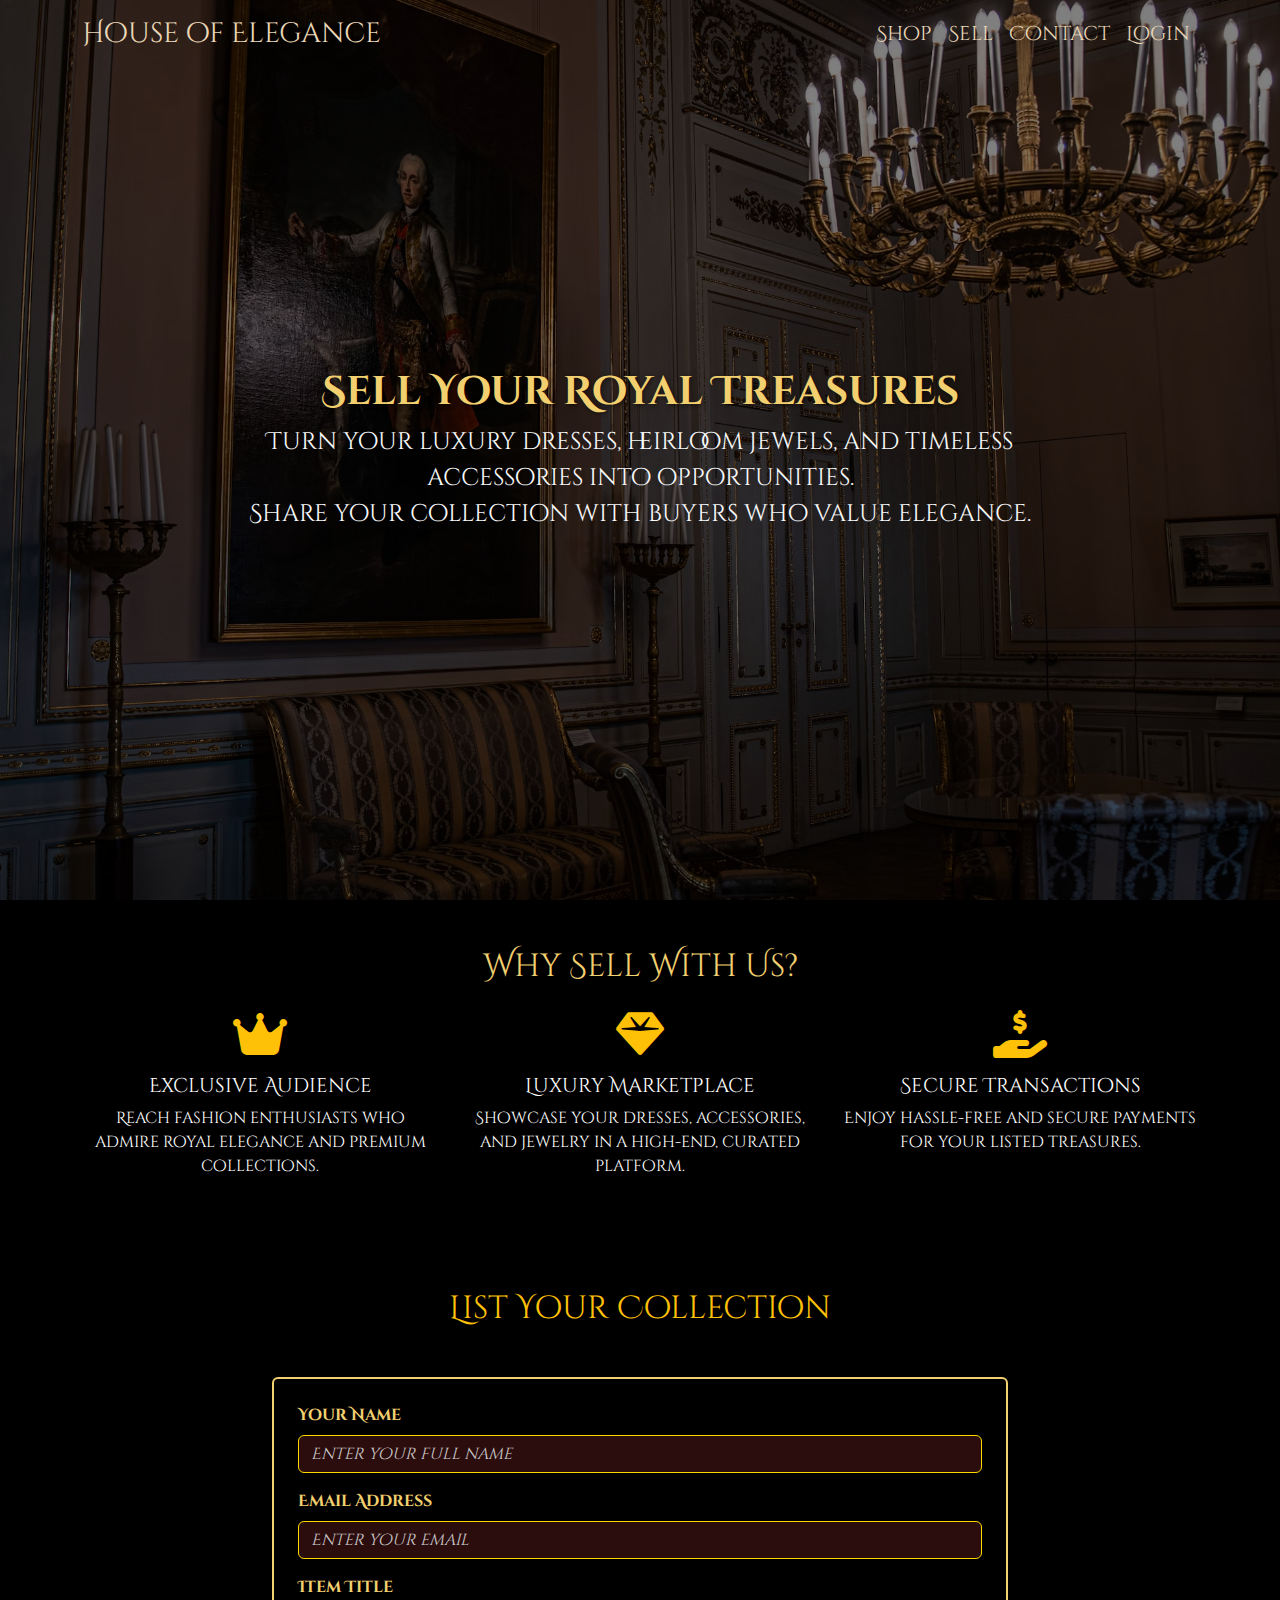
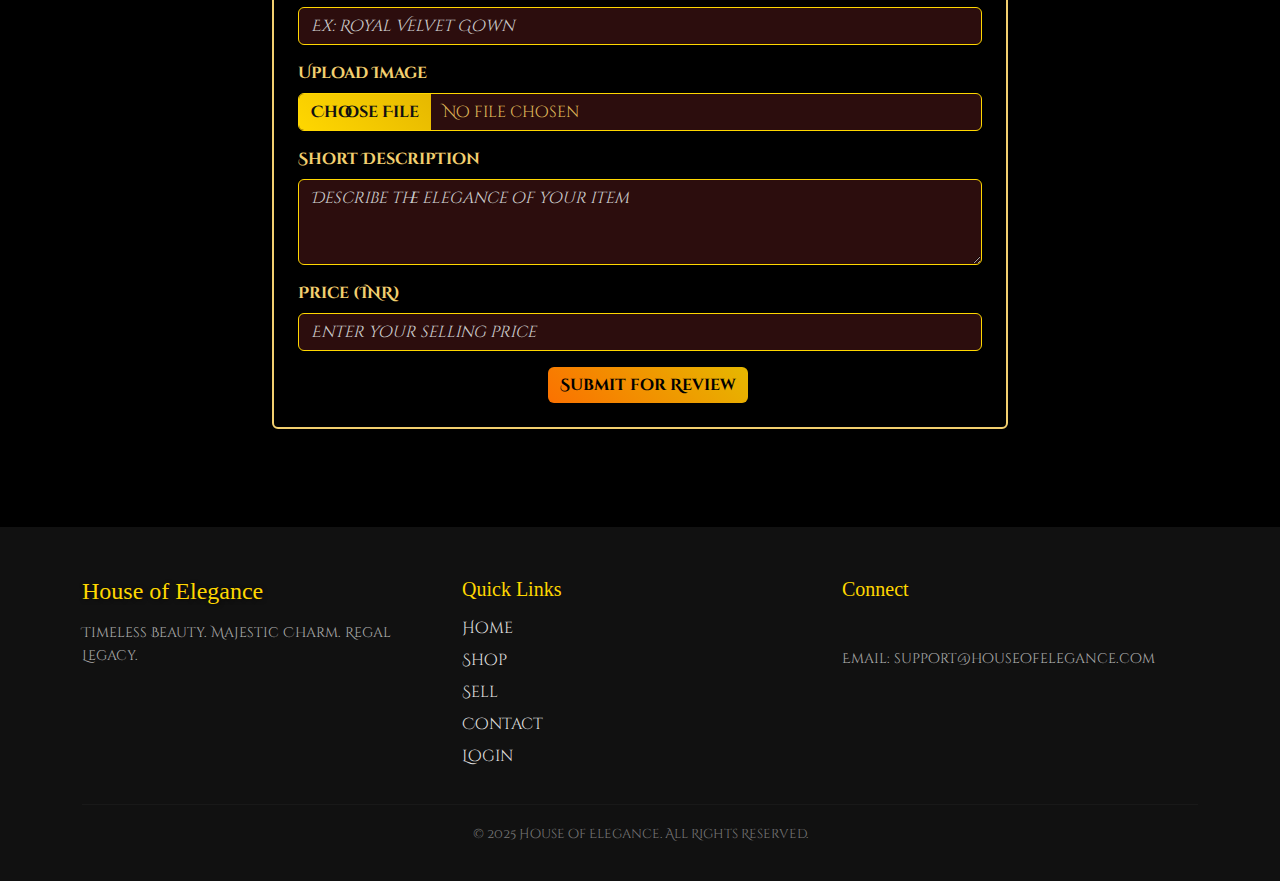
<file: sell.html>
<!DOCTYPE html>
<html lang="en">

<head>
  <meta charset="UTF-8">
  <meta name="viewport" content="width=device-width, initial-scale=1.0">
  <title>House-of-elegance</title>
  <link rel="stylesheet" href="https://cdnjs.cloudflare.com/ajax/libs/font-awesome/6.5.0/css/all.min.css">
  <link href="https://cdn.jsdelivr.net/npm/bootstrap@5.3.2/dist/css/bootstrap.min.css" rel="stylesheet">
  <link rel="preconnect" href="https://fonts.googleapis.com">
  <link rel="preconnect" href="https://fonts.gstatic.com" crossorigin>
  <link href="https://fonts.googleapis.com/css2?family=Cinzel+Decorative:wght@400;700;900&display=swap"
    rel="stylesheet">
    <link rel="shortcut icon" href="./media/favicon.png" type="image/x-icon">
  <link rel="stylesheet" href="sell.css">
</head>

<body>

  <!-- Navbar -->
  <nav class="navbar navbar-expand-lg custom-navbar">
    <div class="container">
      <a class="navbar-brand fs-3 cinzel-decorative-bold" href="index.html">House of Elegance</a>
      <button class="navbar-toggler" type="button" data-bs-toggle="collapse" data-bs-target="#navbarNav">
        <span class="navbar-toggler-icon"></span>
      </button>
      <div class="collapse navbar-collapse" id="navbarNav">
        <ul class="navbar-nav ms-auto fs-5">
          <li class="nav-item"><a class="nav-link" href="index.html">Shop</a></li>
          <li class="nav-item"><a class="nav-link active" href="sell.html">Sell</a></li>
          <li class="nav-item"><a class="nav-link" href="contact.html">Contact</a></li>
          <li class="nav-item"><a class="nav-link" href="login.html">Login</a></li>
        </ul>
      </div>
    </div>
  </nav>

  <!-- Hero Section -->
  <header class="sell-hero text-center text-light d-flex align-items-center justify-content-center">
    <div class="overlay"></div>
    <div class="content">
      <h1 class="display-3 fw-bold">Sell Your Royal Treasures</h1>
      <p class="lead">Turn your luxury dresses, heirloom jewels, and timeless accessories into opportunities.<br> Share your collection with buyers who value elegance.</p>
    </div>
  </header>

  <!-- Why Sell Section -->
  <section class="container py-5 text-center">
    <h2 class="cinzel-decorative-bold mb-4">Why Sell With Us?</h2>
    <div class="row g-4">
      <div class="col-md-4">
        <i class="fas fa-crown fa-3x text-warning mb-3"></i>
        <h5>Exclusive Audience</h5>
        <p>Reach fashion enthusiasts who admire royal elegance and premium collections.</p>
      </div>
      <div class="col-md-4">
        <i class="fas fa-gem fa-3x text-warning mb-3"></i>
        <h5>Luxury Marketplace</h5>
        <p>Showcase your dresses, accessories, and jewelry in a high-end, curated platform.</p>
      </div>
      <div class="col-md-4">
        <i class="fas fa-hand-holding-dollar fa-3x text-warning mb-3"></i>
        <h5>Secure Transactions</h5>
        <p>Enjoy hassle-free and secure payments for your listed treasures.</p>
      </div>
    </div>
  </section>

  <!-- Sell Form -->
  <section class="py-5 bg-black text-light">
    <div class="container">
      <h2 class="text-center text-warning mb-5">List Your Collection</h2>
      <div class="row justify-content-center">
        <div class="col-md-8">
          <div class="sell-form p-4 rounded shadow-lg">
            <form>
              <div class="mb-3">
                <label for="name" class="form-label">Your Name</label>
                <input type="text" class="form-control" id="name" placeholder="Enter your full name" required>
              </div>
              <div class="mb-3">
                <label for="email" class="form-label">Email Address</label>
                <input type="email" class="form-control" id="email" placeholder="Enter your email" required>
              </div>
              <div class="mb-3">
                <label for="title" class="form-label">Item Title</label>
                <input type="text" class="form-control" id="title" placeholder="Ex: Royal Velvet Gown" required>
              </div>
              <div class="mb-3">
                <label for="fileUpload" class="form-label">Upload Image</label>
                <input type="file" class="form-control" id="fileUpload" required>
              </div>
              <div class="mb-3">
                <label for="description" class="form-label">Short Description</label>
                <textarea class="form-control" id="description" rows="3" placeholder="Describe the elegance of your item"></textarea>
              </div>
              <div class="mb-3">
                <label for="price" class="form-label">Price (INR)</label>
                <input type="number" class="form-control" id="price" placeholder="Enter your selling price" required>
              </div>
              <button type="submit" class="btn btn-gold">Submit for Review</button>
            </form>
          </div>
        </div>
      </div>
    </div>
  </section>

  <!-- Footer -->
  <footer class="footer">
    <div class="container">
      <div class="row">

        <!-- Brand & Tagline -->
        <div class="col-md-4 footer-brand">
          <h4>House of Elegance</h4>
          <p>Timeless Beauty. Majestic Charm. Regal Legacy.</p>
        </div>

        <!-- Quick Links -->
        <div class="col-md-4 footer-links">
          <h5>Quick Links</h5>
          <ul>
            <li><a href="index.html">Home</a></li>
            <li><a href="#categories">Shop</a></li>
            <li><a href="sell.html">Sell</a></li>
            <li><a href="contact.html">Contact</a></li>
            <li><a href="login.html">Login</a></li>
          </ul>
        </div>

        <!-- Social & Contact -->
        <div class="col-md-4 footer-contact">
          <h5>Connect</h5>
          <div class="social-icons">
            <a href="#"><i class="bi bi-facebook"></i></a>
            <a href="#"><i class="bi bi-instagram"></i></a>
            <a href="#"><i class="bi bi-twitter"></i></a>
          </div>
          <p>Email: support@houseofelegance.com</p>
        </div>

      </div>

      <hr>
      <p class="text-center copyright">
        &copy; 2025 House of Elegance. All Rights Reserved.
      </p>
    </div>
  </footer>


  <script src="https://cdn.jsdelivr.net/npm/bootstrap@5.3.0/dist/js/bootstrap.bundle.min.js"></script>
</body>

</html>
</file>
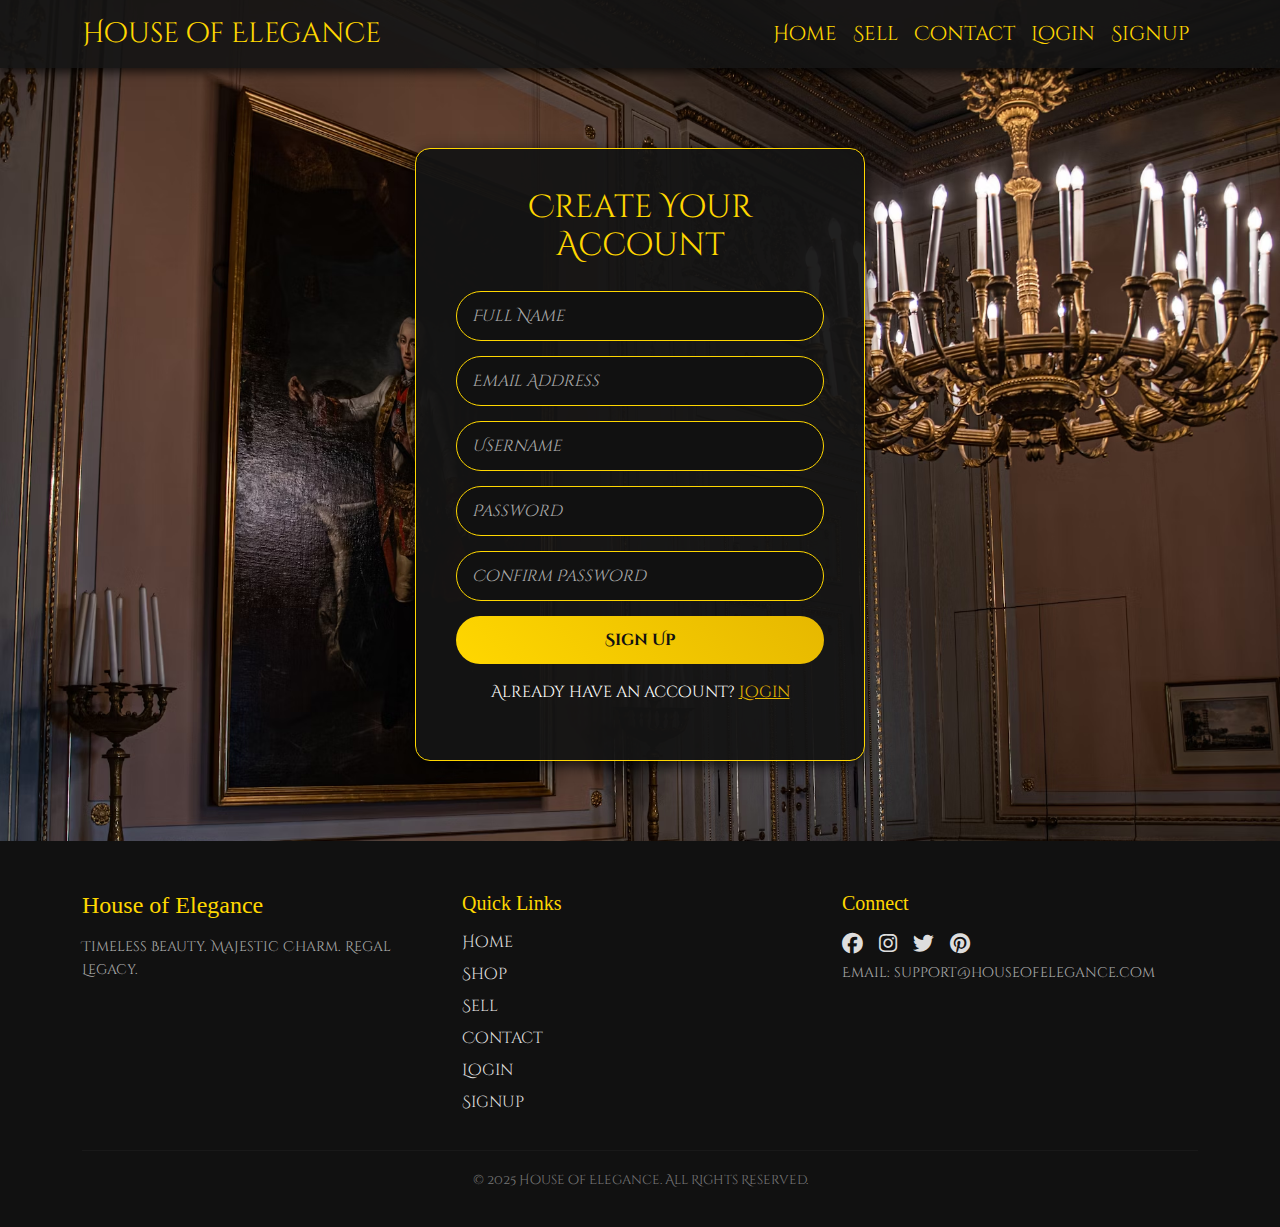
<file: signup.html>
<!DOCTYPE html>
<html lang="en">

<head>
  <meta charset="UTF-8">
  <meta name="viewport" content="width=device-width, initial-scale=1.0">
  <title>House-of-elegance</title>
  <link rel="stylesheet" href="https://cdnjs.cloudflare.com/ajax/libs/font-awesome/6.5.0/css/all.min.css">
  <link href="https://cdn.jsdelivr.net/npm/bootstrap@5.3.2/dist/css/bootstrap.min.css" rel="stylesheet">
  <link href="https://fonts.googleapis.com/css2?family=Cinzel+Decorative:wght@400;700;900&display=swap" rel="stylesheet">
  <link rel="shortcut icon" href="./media/favicon.png" type="image/x-icon">

  <style>
    body {
      font-family: "Cinzel Decorative", serif;
      background: url('./media/clutches.avif') no-repeat center center;
      background-size: cover;
      min-height: 100vh;
      background-color: #000000;
    }

    /* Navbar */
    .custom-navbar {
      background: rgba(20, 20, 20, 0.9);
      box-shadow: 0 4px 10px rgba(0, 0, 0, 0.7);
    }

    .navbar .navbar-brand,
    .navbar .nav-link,
    .navbar .btn-outline-light {
      color: #FFD700 !important;
    }

    .navbar .nav-link:hover {
      color: #fff !important;
    }

    /* Signup Card */
    .auth-card {
      background: rgba(20, 20, 20, 0.95);
      padding: 40px;
      border-radius: 15px;
      border: 1px solid #FFD700;
      box-shadow: 0 4px 15px rgba(0, 0, 0, 0.8);
      width: 100%;
      max-width: 450px;
      text-align: center;
      margin: 80px auto;
    }

    .auth-card h2 {
      color: #FFD700;
      font-weight: 500;
      margin-bottom: 25px;
    }

    .auth-card p {
      color: #fefefc;
    }

    .form-control {
      background: #111;
      border: 1px solid #FFD700;
      color: #fff;
      border-radius: 30px;
      padding: 12px 15px;
      margin-bottom: 15px;
    }

    .form-control::placeholder {
      color: #aaa;
      font-style: italic;
    }

     .form-control .p {
      color: #aaa;
    }

    .btn-gold {
      background: linear-gradient(45deg, #FFD700, #e6b800);
      color: #111;
      font-weight: bold;
      border: none;
      border-radius: 30px;
      padding: 12px;
      width: 100%;
      transition: 0.3s;
    }

    .btn-gold:hover {
      background: linear-gradient(45deg, #e6b800, #FFD700);
      transform: translateY(-2px);
    }

    .text-muted a {
      color: #FFD700;
      text-decoration: none;
    }

    .text-muted a:hover {
      color: #fff;
    }

    /* Footer */
    .footer {
      background: #111;
      color: #ddd;
      padding: 50px 20px 20px;
      margin-top: 50px;
    }

    .footer h4,
    .footer h5 {
      color: #FFD700;
      font-family: 'Cinzel', serif;
      margin-bottom: 15px;
    }

    .footer p {
      font-size: 0.9rem;
      line-height: 1.6;
      color: #aaa;
    }

    .footer-links ul {
      list-style: none;
      padding: 0;
    }

    .footer-links ul li {
      margin: 8px 0;
    }

    .footer-links a {
      text-decoration: none;
      color: #ddd;
      transition: color 0.3s;
    }

    .footer-links a:hover {
      color: #FFD700;
    }

    .social-icons a {
      font-size: 1.3rem;
      margin-right: 12px;
      color: #ddd;
      transition: color 0.3s;
    }

    .social-icons a:hover {
      color: #FFD700;
    }

    .footer hr {
      border-top: 1px solid #333;
      margin: 20px 0;
    }

    .footer .copyright {
      font-size: 0.8rem;
      color: #777;
    }
    .navbar-toggler-icon {
  background-image: url("data:image/svg+xml;charset=utf8,%3Csvg viewBox='0 0 30 30' xmlns='http://www.w3.org/2000/svg'%3E%3Cpath stroke='rgb(238,186,46)' stroke-width='2' stroke-linecap='round' stroke-miterlimit='10' d='M4 7h22M4 15h22M4 23h22'/%3E%3C/svg%3E");
}

  </style>
</head>

<body>

  <!-- Navbar -->
  <nav class="navbar navbar-expand-lg navbar-dark custom-navbar">
    <div class="container">
      <a class="navbar-brand fs-3" href="index.html">House of Elegance</a>
      <button class="navbar-toggler" type="button" data-bs-toggle="collapse" data-bs-target="#navbarNav">
        <span class="navbar-toggler-icon"></span>
      </button>
      <div class="collapse navbar-collapse" id="navbarNav">
        <ul class="navbar-nav ms-auto fs-5">
          <li class="nav-item"><a class="nav-link" href="index.html">Home</a></li>
          <li class="nav-item"><a class="nav-link" href="sell.html">Sell</a></li>
          <li class="nav-item"><a class="nav-link" href="contact.html">Contact</a></li>
          <li class="nav-item"><a class="nav-link" href="login.html">Login</a></li>
          <li class="nav-item"><a class="nav-link active" href="signup.html">Signup</a></li>
        </ul>
      </div>
    </div>
  </nav>

  <!-- Signup Card -->
  <div class="auth-card">
    <h2>Create Your Account</h2>
    <form>
      <input type="text" class="form-control" placeholder="Full Name" required>
      <input type="email" class="form-control" placeholder="Email Address" required>
      <input type="text" class="form-control" placeholder="Username" required>
      <input type="password" class="form-control" placeholder="Password" required>
      <input type="password" class="form-control" placeholder="Confirm Password" required>
      <button type="submit" class="btn btn-gold">Sign Up</button>
    </form>
    <p class=" mt-3">Already have an account? <a href="login.html" style="color: #e6b800;">Login</a></p>
  </div>

  <!-- Footer -->
  <footer class="footer">
    <div class="container">
      <div class="row">

        <!-- Brand & Tagline -->
        <div class="col-md-4 footer-brand">
          <h4>House of Elegance</h4>
          <p>Timeless Beauty. Majestic Charm. Regal Legacy.</p>
        </div>

        <!-- Quick Links -->
        <div class="col-md-4 footer-links">
          <h5>Quick Links</h5>
          <ul>
            <li><a href="index.html">Home</a></li>
            <li><a href="#categories">Shop</a></li>
            <li><a href="sell.html">Sell</a></li>
            <li><a href="contact.html">Contact</a></li>
            <li><a href="login.html">Login</a></li>
            <li><a href="signup.html">Signup</a></li>
          </ul>
        </div>

        <!-- Social & Contact -->
        <div class="col-md-4 footer-contact">
          <h5>Connect</h5>
          <div class="social-icons">
            <a href="#"><i class="fab fa-facebook"></i></a>
            <a href="#"><i class="fab fa-instagram"></i></a>
            <a href="#"><i class="fab fa-twitter"></i></a>
            <a href="#"><i class="fab fa-pinterest"></i></a>
          </div>
          <p>Email: support@houseofelegance.com</p>
        </div>

      </div>

      <hr>
      <p class="text-center copyright">
        &copy; 2025 House of Elegance. All Rights Reserved.
      </p>
    </div>
  </footer>

  <script src="https://cdn.jsdelivr.net/npm/bootstrap@5.3.0/dist/js/bootstrap.bundle.min.js"></script>
</body>

</html>
</file>
<file: style.css>
.cinzel-decorative-bold {
  font-family: "Cinzel Decorative", serif;
  font-weight: 700;
  font-style: normal;
}

.cinzel-decorative-regular {
  font-family: "Cinzel Decorative", serif;
  font-weight: 400;
  font-style: normal;
}

body {
  background-color: rgb(0, 0, 0);
  font-family: "Cinzel Decorative", serif;
}

/* HERO SECTION */
.hero {
  position: relative;
  height: 100vh;
  display: flex;
  padding-top: 60px;
  background: url('./media/main.jpg') no-repeat center center;
  overflow: hidden;
  background-size: 100%;
}

/* Black semicircle at bottom */
.hero::after {
  content: "";
  position: absolute;
  bottom: -150px;
  /* adjust how deep the curve goes */
  left: 50%;
  transform: translateX(-50%);
  width: 140%;
  height: 100px;
  background: url('./media/main.jpg') no-repeat center center;
  border-radius: 50% 50% 0 0;
  z-index: 2;
}

/* Overlay gradient for text visibility */
.hero::before {
  content: "";
  position: absolute;
  inset: 0;
  background: radial-gradient(circle, rgba(0, 0, 0, 0.6) 0%, rgba(0, 0, 0, 0.2) 10%, transparent 100%);
  z-index: 1;
}

.hero-curve {
  position: absolute;
  left: 0;
  right: 0;
  bottom: -1px;
  width: 100%;
  height: 200px;
  z-index: 2;
  display: block;
}

.hero-content {
  position: relative;

  z-index: 3;
}

.hero-content h1 {
  font-family: "Cinzel Decorative", serif;
  margin: 100px 100px 0px 300px;
  font-size: 2.5rem;
  font-weight: 600;
  color: #EAD7B7;
  letter-spacing: 2px;
  text-shadow: 2px 2px 10px #eeba2e;
}

.hero-content p {
  font-family: "Cinzel Decorative", serif;
  font-size: 1.2rem;
  line-height: 1.6;
  text-align: justify;
  color: #f5f5f5;
  margin-top: 20px;
  padding: 0 20px;
}

/* Girl image below semicircle */
.after-hero {
  background: rgb(0, 0, 0);
  padding: 10px 50px 80px 50px;
  z-index: 1;
}

.after-hero-title {
  font-family: "Cinzel Decorative", serif;
  font-size: 2.5rem;
  font-weight: 600;
  color: burlywood;
  margin-bottom: 30px;
  text-shadow: 2px 2px 6px rgba(0, 0, 0, 0.6);
}

.after-hero p {
  font-family: "Cinzel Decorative", serif;
  color: burlywood;
  font-size: 1.1rem;
  text-align: justify;
  line-height: 1.6;
  max-width: 90%;
}

.after-hero-img {
  max-height: 420px;
  width: auto;
}


.navbar {
  position: absolute;
  /* instead of fixed */
  width: 100%;
  top: 0;
  left: 0;
  z-index: 10;
  background: transparent !important;
  /* force transparent */
  box-shadow: none;
  /* remove shadow if any */
}


.navbar .navbar-brand,
.navbar .nav-link,
.navbar .btn-outline-light {
  color: #EAD7B7 !important;
  /* force white text */
  font-family: "Cinzel Decorative", serif;
}

.navbar .btn-outline-light {
  border-color: white;
}



.category img {
  height: 300px;
  width: 250px;
  object-fit: cover;
  border-radius: 8px;
  cursor: pointer;
}



.map {
  height: 300px;
  width: 100%;
  border-radius: 8px;
}

.category a {
  font-family: "Cinzel Decorative", serif;
  text-decoration: none;
  color: inherit;
}

.container h2,
.container h3 {
  font-family: "Cinzel Decorative", serif;
  color: #f5f5dc;
  /* beige/goldish */
  text-shadow: 1px 1px 5px rgba(0, 0, 0, 0.5);
}



.category h5 {
  color: white;
  font-family: "Cinzel Decorative", serif;
}

.category img:hover {
  transform: scale(1.05);
  box-shadow: 0 0 15px rgba(255, 215, 0, 0.7);
}

.sell-section {
  background: url('./media/frae.png') no-repeat center center;
  background-size: cover;
  width: 100%;
  color: #f5f5f5;
}

.section-title {
  font-family: 'Cinzel', serif;
  font-size: 2.5rem;
  margin-right: 80px;
  color: #FFD700;
  /* royal gold */
  text-shadow: 2px 2px 8px rgba(0, 0, 0, 0.6);
}

.section-subtitle {
  max-width: 700px;
  margin: 15px 0px 15px 160px;

  font-size: 1.1rem;
  color: #ddd;
  line-height: 1.7;
}

.sell-feature {
  background: rgba(255, 255, 255, 0.05);
  padding: 25px;
  border-radius: 10px;
  transition: transform 0.3s, box-shadow 0.3s;
}

.sell-feature i {
  font-size: 2rem;
  color: #FFD700;
  margin-bottom: 12px;
}

.sell-feature h5 {
  color: #fff;
  font-family: 'Cinzel', serif;
}

.sell-feature p {
  font-size: 0.95rem;
  color: #ccc;
}

.sell-feature:hover {
  transform: translateY(-8px);
  box-shadow: 0 8px 20px rgba(0, 0, 0, 0.4);
}

.btn-gold {
  background: #FFD700;
  color: #0e0900;
  font-weight: bold;
  padding: 10px 20px;
  border-radius: 0px;
  transition: all 0.3s ease;
  border: none;
}

.btn-gold:hover {
  background: #e6c200;
  color: #000;
  box-shadow: 0 0 20px rgba(255, 215, 0, 0.7);
}


.footer {
  background: #111;
  /* deep black */
  color: #ddd;
  padding: 50px 20px 20px;
  margin-top: 50px;
}

.footer h4,
.footer h5 {
  color: #FFD700;
  font-family: 'Cinzel', serif;
  margin-bottom: 15px;
}

.footer p {
  font-size: 0.9rem;
  line-height: 1.6;
  color: #aaa;
}

.footer-links ul {
  list-style: none;
  padding: 0;
}

.footer-links ul li {
  margin: 8px 0;
}

.footer-links a {
  text-decoration: none;
  color: #ddd;
  transition: color 0.3s;
}

.footer-links a:hover {
  color: #FFD700;
}

.social-icons a {
  font-size: 1.3rem;
  margin-right: 12px;
  color: #ddd;
  transition: color 0.3s;
}

.social-icons a:hover {
  color: #FFD700;
}

.footer hr {
  border-top: 1px solid #333;
  margin: 20px 0;
}

.footer .copyright {
  font-size: 0.8rem;
  color: #777;
}


@media (max-width: 992px) {
  .hero {
    height: 80vh;
    background-size: cover;
    padding-top: 40px;
  }

  .hero-content h1 {
    margin: 60px auto 0 auto;
    font-size: 2rem;
    text-align: center;
  }

  .after-hero {
    padding: 30px 20px;
  }

  .after-hero-title {
    font-size: 2rem;
    text-align: center;
  }

  .after-hero p {
    font-size: 1rem;
    margin: 0 auto;
    text-align: center;
  }

  .after-hero-img {
    max-height: 320px;
    margin-top: 20px;
  }

  .section-subtitle {
    margin: 15px auto;
    text-align: center;
  }
}

/* Mobile (≤ 768px) */
@media (max-width: 768px) {
  .hero {
    height: 70vh;
    background-position: center;
  }

  .hero-content h1 {
    margin: 40px auto 0 auto;
    padding-top: 80px;
    padding-left: 30px;
    font-size: 1.9rem;
    letter-spacing: 1px;
  }

  .hero-content p {
    font-size: 1rem;
    padding: 0 10px;
    text-align: center;
  }

  .navbar .navbar-brand {
    font-size: 1.2rem;
  }

  .navbar-nav {
    text-align: center;
    background: rgba(0, 0, 0, 0.8);
    padding: 10px 0;
    border-radius: 5px;
  }

  .after-hero {
    padding: 20px 15px;
  }

  .after-hero-title {
    font-size: 1.8rem;
  }

  .after-hero p {
    font-size: 0.95rem;
  }

  .after-hero-img {
    max-height: 250px;
  }

  .category img {
    width: 100%;
    height: auto;
  }

  .section-title {
    font-size: 2rem;
    margin: 0;
    text-align: center;
  }

  .sell-feature {
    margin-bottom: 20px;
  }

  .btn-gold {
    font-size: 1rem;
    padding: 8px 16px;
  }

  .footer {
    text-align: center;
  }

  .footer .col-md-4 {
    margin-bottom: 20px;
  }
}

/* Small phones (≤ 480px) */
@media (max-width: 480px) {
  .hero {
    height: 60vh;
  }

  .hero-content h1 {
    font-size: 1.3rem;
    margin: 30px auto 0 auto;
  }

  .hero-content p {
    font-size: 0.9rem;
  }

  .after-hero-title {
    font-size: 1.5rem;
  }

  .after-hero p {
    font-size: 0.85rem;
  }

  .section-title {
    font-size: 1.6rem;
  }

  .footer h4, .footer h5 {
    font-size: 1.2rem;
  }
}
</file>
<file: accessories.css>
.cinzel-decorative-bold {
    font-family: "Cinzel Decorative", serif;
    font-weight: 700;
    font-style: normal;
}

.cinzel-decorative-regular {
    font-family: "Cinzel Decorative", serif;
    font-weight: 400;
    font-style: normal;
}

.custom-navbar {
  background: linear-gradient(90deg, rgba(255, 177, 82, 0.4), rgba(255, 177, 82, 0.4));        /* adds soft frosted effect */
  box-shadow: 0 4px 10px rgba(0,0,0,0.5); /* elegant shadow */
}
.navbar {
    position: absolute;
    /* instead of fixed */
    font-size: 2rem;
    font-weight: 600;
    width: 100%;
    top: 0;
    left: 0;
    z-index: 10;
   color: #ffc400 !important; /* golden touch */
    /* force transparent */
    box-shadow: none;
    /* remove shadow if any */
}

.navbar .navbar-brand,
.navbar .nav-link,
.navbar .btn-outline-light {
    color: #2c0d0d!important;
    /* force white text */
    font-family: "Cinzel Decorative", serif;
    
}

.navbar-nav .nav-link:hover {
  color: #ee732b; 
}

.navbar .btn-outline-light {
    border-color: white;
}

body {
    font-family: "Cinzel Decorative", serif;
    background-color: #510000;
}

.hero {
    background: url('./media/accessories.avif') no-repeat center center;
    background-size: cover;
    background-color: #eeba2b;
    height: 100vh;
    display: flex;
    flex-direction: column;
    align-items: center;
    justify-content: center;
    color: rgb(57, 1, 1);
    text-align: center;       
    text-shadow: 2px 2px 5px rgba(252, 227, 3, 0.7);
}

.hero h1 {
    margin-bottom: 20px; 
}


.hero .btn-gold {
    background: linear-gradient(45deg, #eeba2b, #d4af37);
    color: black;
    font-weight: 600;
    border: none;
    padding: 10px 20px;
    border-radius: 30px;
    /* spaces button below heading */
    display: inline-block;
    box-shadow: 0 4px 10px rgba(0, 0, 0, 0.3);
    transition: all 0.3s ease;
}

.hero .btn-gold:hover {
    background: linear-gradient(45deg, #d4af37, #eeba2b);
    transform: translateY(-2px);
}

.luxury-card {
    background-color: #510000;
    border: 2px solid #d4af37;
    border-radius: 10px;
    overflow: hidden;
    box-shadow: 0 8px 20px rgba(0, 0, 0, 0.6);
    transition: all 0.4s ease;
}

.luxury-card img {
    width: 100%;
    height: 300px;
    object-fit: cover;
    border-bottom: 2px solid #d4af37;
}

.luxury-card:hover {
    transform: translateY(-10px);
    box-shadow: 0 12px 30px rgba(0, 0, 0, 0.8);
}

.luxury-card .card-body {
    padding: 20px;
}

.luxury-card .card-title {
    font-family: "Cinzel Decorative", serif;
    color: #eeba2b;
    font-size: 1.4rem;
    margin-bottom: 5px;
}

.luxury-card .price {
    font-size: 1.2rem;
    color: #fff;
    font-weight: bold;
    margin-bottom: 10px;
}

.luxury-card .card-text {
    color: #ddd;
    font-size: 0.95rem;
    margin-bottom: 15px;
}

.card-actions {
    display: flex;
    justify-content: center;
    gap: 10px;
}

.btn-gold {
    background: linear-gradient(45deg, #cb4000, #d4af37);
    color: black;
    font-weight: bold;
    border: none;
    padding: 10px 20px;
    border-radius: 5px;
    box-shadow: 0 4px 10px rgba(0, 0, 0, 0.4);
    transition: all 0.3s ease;
}

.btn-gold:hover {
    background: linear-gradient(45deg, #d4af37, #eeba2b);
    transform: translateY(-2px);
}

.btn-like {
    background: transparent;
    border: 2px solid #eeba2b;
    color: #eeba2b;
    font-size: 1.2rem;
    border-radius: 50%;
    width: 42px;
    height: 42px;
    display: flex;
    align-items: center;
    justify-content: center;
    transition: all 0.3s ease;
}

.btn-like:hover {
    background: #eeba2b;
    color: #111;
}

.footer {
    background: #111;
    /* deep black */
    color: #ddd;
    padding: 50px 20px 20px;
    margin-top: 50px;
}

.footer h4,
.footer h5 {
    color: #FFD700;
    font-family: 'Cinzel', serif;
    margin-bottom: 15px;
}

.footer p {
    font-size: 0.9rem;
    line-height: 1.6;
    color: #aaa;
}

.footer-links ul {
    list-style: none;
    padding: 0;
}

.footer-links ul li {
    margin: 8px 0;
}

.footer-links a {
    text-decoration: none;
    color: #ddd;
    transition: color 0.3s;
}

.footer-links a:hover {
    color: #FFD700;
}

.social-icons a {
    font-size: 1.3rem;
    margin-right: 12px;
    color: #ddd;
    transition: color 0.3s;
}

.social-icons a:hover {
    color: #FFD700;
}

.footer hr {
    border-top: 1px solid #333;
    margin: 20px 0;
}

.footer .copyright {
    font-size: 0.8rem;
    color: #777;
}


/* Large tablets (≤ 1200px) */
@media (max-width: 1200px) {
  .luxury-card img {
    height: 400px;
  }
}

/* Tablets (≤ 992px) */
@media (max-width: 992px) {
  .navbar {
    font-size: 1.5rem;
  }

  .hero {
    height: 70vh;
    padding: 40px 15px;
    text-align: center;
  }

  .hero .btn-gold {
    font-size: 1rem;
    padding: 8px 16px;
  }

  .luxury-card img {
    height: 400px;
  }

  .luxury-card .card-title {
    font-size: 1.2rem;
  }
}

/* Mobile (≤ 768px) */
@media (max-width: 768px) {
  .navbar {
    font-size: 1.2rem;
  }

  .navbar-nav {
    text-align: center;
    background: rgba(0, 0, 0, 0.85);
    border-radius: 8px;
    padding: 10px 0;
  }

  .hero {
    height: 60vh;
    text-align: center;
    background-position: center;
  }

  .hero .btn-gold {
    padding: 8px 14px;
    font-size: 0.9rem;
  }

  .luxury-card img {
    height: 300px;
  }

  .luxury-card .card-body {
    padding: 15px;
  }

  .luxury-card .card-title {
    font-size: 1.1rem;
  }

  .luxury-card .price {
    font-size: 1rem;
  }

  .footer {
    text-align: center;
  }

  .footer .col-md-4 {
    margin-bottom: 20px;
  }

  .social-icons {
    margin-top: 10px;
  }
}

/* Small phones (≤ 480px) */
@media (max-width: 480px) {
  .navbar {
    font-size: 1rem;
  }

  .hero {
    height: 50vh;
    padding: 20px;
  }

  .hero .btn-gold {
    padding: 6px 12px;
    font-size: 0.8rem;
  }

  .luxury-card img {
    height: 380px;
  }

  .luxury-card .card-title {
    font-size: 1rem;
  }

  .luxury-card .price {
    font-size: 0.9rem;
  }

  .luxury-card .card-text {
    font-size: 0.8rem;
  }

  .footer h4, .footer h5 {
    font-size: 1rem;
  }

  .footer p {
    font-size: 0.8rem;
  }
}
</file>
<file: bags.css>
.navbar {
    position: absolute;
    /* instead of fixed */
    width: 100%;
    top: 0;
    left: 0;
    z-index: 10;
    background: transparent !important;
    /* force transparent */
    box-shadow: none;
    /* remove shadow if any */
}


.navbar .navbar-brand,
.navbar .nav-link,
.navbar .btn-outline-light {
    color: #eeba2b !important;
    /* force white text */
    font-family: "Cinzel Decorative", serif;
}

.navbar .btn-outline-light {
    border-color: #eeba2b;
}

.cinzel-decorative-bold {
    font-family: "Cinzel Decorative", serif;
    font-weight: 700;
    font-style: normal;
}

.cinzel-decorative-regular {
    font-family: "Cinzel Decorative", serif;
    font-weight: 400;
    font-style: normal;
}

body {
    background-color: rgb(0, 0, 0);
    font-family: "Cinzel Decorative", serif;
}

.hero {
    background: url('./media/bag.png') no-repeat center center;
    background-size: contain;
    height: 100vh;
    display: flex;
    align-items: center;
    justify-content: center;
    color: rgb(0, 0, 0);
    padding-top: 30%;
    text-shadow: 2px 2px 5px rgba(252, 227, 3, 0.7);
}

.hero .btn-gold {
    background: linear-gradient(45deg, #810101, #d4af37);
    color: black;
    font-weight: 600;
    border: none;
    padding: 5px 20px;
    border-radius: 30px;
    /* spaces button below heading */
    display: inline-block;
    box-shadow: 0 4px 10px rgba(0, 0, 0, 0.3);
    transition: all 0.3s ease;
}

.hero .btn-gold:hover {
    background: linear-gradient(45deg, #d4af37, #810101);
    transform: translateY(-2px);
}


.luxury-card {
    background: #020000;
    border: 2px solid #d4af37;
    border-radius: 5px;
    overflow: hidden;
    box-shadow: 0 8px 20px rgba(0, 0, 0, 0.6);
    transition: all 0.4s ease;
}

.luxury-card img {
    width: 100%;
    height: 300px;
    object-fit: cover;
    border-bottom: 2px solid #d4af37;
}

.luxury-card:hover {
    transform: translateY(-10px);
    box-shadow: 0 12px 30px rgba(0, 0, 0, 0.8);
}

.luxury-card .card-body {
    padding: 20px;
}

.luxury-card .card-title {
    font-family: "Cinzel Decorative", serif;
    color: #eeba2b;
    font-size: 1.4rem;
    margin-bottom: 5px;
}

.luxury-card .price {
    font-size: 1.2rem;
    color: white;
    font-weight: bold;
    margin-bottom: 10px;
}

.luxury-card .card-text {
    color: #ddd;
    font-size: 0.95rem;
    margin-bottom: 15px;
}

.card-actions {
    display: flex;
    justify-content: center;
    gap: 10px;
}

.btn-gold {
    background: linear-gradient(45deg, #fb9700, #ff4000);
    color: black;
    font-weight:600;
    border: none;
    padding: 5px 15px;
    border-radius: 5px;
    box-shadow: 0 4px 10px rgba(0, 0, 0, 0.4);
    transition: all 0.3s ease;
}

.btn-gold:hover {
    background: linear-gradient(45deg, #ffc400, #9a0404);
    transform: translateY(-2px);
}

.btn-like {
    background: transparent;
    border: 2px solid #eeba2b;
    color: #eeba2b;
    font-size: 1.2rem;
    border-radius: 50%;
    width: 42px;
    height: 42px;
    display: flex;
    align-items: center;
    justify-content: center;
    transition: all 0.3s ease;
}

.btn-like:hover {
    background: #eeba2b;
    color: #111;
}

.footer {
    background: #111;
    /* deep black */
    color: #ddd;
    padding: 50px 20px 20px;
    margin-top: 50px;
}

.footer h4,
.footer h5 {
    color: #FFD700;
    font-family: 'Cinzel', serif;
    margin-bottom: 15px;
}

.footer p {
    font-size: 0.9rem;
    line-height: 1.6;
    color: #aaa;
}

.footer-links ul {
    list-style: none;
    padding: 0;
}

.footer-links ul li {
    margin: 8px 0;
}

.footer-links a {
    text-decoration: none;
    color: #ddd;
    transition: color 0.3s;
}

.footer-links a:hover {
    color: #FFD700;
}

.social-icons a {
    font-size: 1.3rem;
    margin-right: 12px;
    color: #ddd;
    transition: color 0.3s;
}

.social-icons a:hover {
    color: #FFD700;
}

.footer hr {
    border-top: 1px solid #333;
    margin: 20px 0;
}

.footer .copyright {
    font-size: 0.8rem;
    color: #777;
}

.navbar-toggler-icon {
  background-image: url("data:image/svg+xml;charset=utf8,%3Csvg viewBox='0 0 30 30' xmlns='http://www.w3.org/2000/svg'%3E%3Cpath stroke='rgb(238,186,46)' stroke-width='2' stroke-linecap='round' stroke-miterlimit='10' d='M4 7h22M4 15h22M4 23h22'/%3E%3C/svg%3E");
}

/* Large tablets (≤ 1200px) */
@media (max-width: 1200px) {
  .luxury-card img {
    height: 400px;
  }
}

/* Tablets (≤ 992px) */
@media (max-width: 992px) {
  .navbar {
    font-size: 2.5rem;
  }

  .hero {
    height: 100vh;
    padding: 40px 15px;
    text-align: center;
    padding-top: 80%;
  }


  .luxury-card img {
    height: 400px;
  }

  .luxury-card .card-title {
    font-size: 1.2rem;
  }
}

/* Mobile (≤ 768px) */
@media (max-width: 768px) {
  .navbar {
    font-size: 1.7rem;
  }

  .navbar-nav {
    text-align: center;
    background: rgba(0, 0, 0, 0.85);
    border-radius: 8px;
    padding: 10px 0;
  }

  .hero {
    height: 100vh;
    text-align: center;
    background-position: center;
    background-size: 140%;
    padding-top: 100%;
  }

  .hero .btn-gold {
    padding: 8px 14px;
    font-size: 0.9rem;
  }

  .luxury-card img {
    height: 300px;
  }

  .luxury-card .card-body {
    padding: 15px;
  }

  .luxury-card .card-title {
    font-size: 1.1rem;
  }

  .luxury-card .price {
    font-size: 1rem;
  }

  .footer {
    text-align: center;
  }

  .footer .col-md-4 {
    margin-bottom: 20px;
  }

  .social-icons {
    margin-top: 10px;
  }
}

/* Small phones (≤ 480px) */
@media (max-width: 480px) {
  .navbar {
    font-size: 2rem;
  }

  .hero {
    height: 100vh;
    padding: 20px;
    background-size: 140%;
    padding-top: 100%;
  }

  .hero .btn-gold {
    padding: 6px 12px;
    font-size: 0.8rem;
  }

  .luxury-card img {
    height: 380px;
  }

  .luxury-card .card-title {
    font-size: 1rem;
  }

  .luxury-card .price {
    font-size: 0.9rem;
  }

  .luxury-card .card-text {
    font-size: 0.8rem;
  }

  .footer h4, .footer h5 {
    font-size: 1rem;
  }

  .footer p {
    font-size: 0.8rem;
  }
}
</file>
<file: contact.css>
body {
  font-family: "Cinzel Decorative", serif;
  background: url('./media/clutches.avif') no-repeat center center/cover;
}

.custom-navbar {
  background: rgba(20, 20, 20, 0.9);
  box-shadow: 0 4px 10px rgba(0, 0, 0, 0.7);
}

.navbar .navbar-brand,
.navbar .nav-link,
.navbar .btn-outline-light {
  color: #FFD700 !important;
}

.navbar .nav-link:hover {
  color: #fff !important;
}

.contact-hero {
  padding: 50px 0;
  color: #fff;
  text-shadow: 2px 2px 5px rgba(0, 0, 0, 0.7);
}

.contact-hero h1 {
  margin-top: 40px;
  font-size: 2rem;
  font-weight: 700;
  color: #FFD700;
}

.contact-form {
  background: #1c1c1c;
  border: 1px solid #FFD700;
  border-radius: 12px;
}

.contact-form h3 {
  color: #FFD700;
}

.form-control {
  background: #111;
  border: 1px solid #FFD700;
  color: #fff;
}

.form-control::placeholder {
  color: #aaa;
}

.btn-gold {
  background: linear-gradient(45deg, #FFD700, #e6b800);
  color: #111;
  font-weight: bold;
  border: none;
  border-radius: 25px;
  padding: 10px 20px;
  transition: 0.3s;
}

.btn-gold:hover {
  background: linear-gradient(45deg, #e6b800, #FFD700);
  transform: translateY(-2px);
}

.contact-info {
  background: #1c1c1c;
  border-left: 2px solid #FFD700;
  border-radius: 12px;
}

.contact-info h3,
.contact-info h4 {
  color: #FFD700;
}

.contact-info p {
  margin: 12px 0;
  color: #e6b800;
}

.text-gold {
  color: #FFD700;
}

.social-icons a {
  font-size: 1.5rem;
  margin-right: 15px;
  color: #FFD700;
  transition: color 0.3s;
}

.social-icons a:hover {
  color: #fff;
}

.footer {
  background: #111;
  /* deep black */
  color: #ddd;
  padding: 50px 20px 20px;
  margin-top: 50px;
}

.footer h4,
.footer h5 {
  color: #FFD700;
  font-family: 'Cinzel', serif;
  margin-bottom: 15px;
}

.footer p {
  font-size: 0.9rem;
  line-height: 1.6;
  color: #aaa;
}

.footer-links ul {
  list-style: none;
  padding: 0;
}

.footer-links ul li {
  margin: 8px 0;
}

.footer-links a {
  text-decoration: none;
  color: #ddd;
  transition: color 0.3s;
}

.footer-links a:hover {
  color: #FFD700;
}

.social-icons a {
  font-size: 1.3rem;
  margin-right: 12px;
  color: #ddd;
  transition: color 0.3s;
}

.social-icons a:hover {
  color: #FFD700;
}

.footer hr {
  border-top: 1px solid #333;
  margin: 20px 0;
}

.footer .copyright {
  font-size: 0.8rem;
  color: #777;
}


/* Tablet (≤ 991px) */
@media (max-width: 991px) {
  .navbar-brand {
    font-size: 1.8rem;
    /* Larger brand text */
  }

  .navbar-nav {
    text-align: center;
    gap: 10px;
  }

  .contact-hero h1 {
    font-size: 1.8rem;
  }

  .contact-form,
  .contact-info {
    margin-bottom: 20px;
  }

  .footer .row {
    text-align: center;
  }
}

/* Mobile (≤ 576px) */
@media (max-width: 576px) {
  body {
    background-position: center;
    background-attachment: fixed;
  }

  .navbar-brand {
    font-size: 2rem;
    /* Bigger on mobile */
    text-align: center;
  }

  .navbar-nav {
    font-size: 1rem;
  }

  .contact-hero {
    padding: 30px 15px;
  }

  .contact-hero h1 {
    font-size: 1.5rem;
  }

  .contact-form h3,
  .contact-info h3 {
    font-size: 1.3rem;
  }

  .form-control {
    font-size: 0.9rem;
  }

  .btn-gold {
    width: 100%;
    padding: 12px;
  }

  .social-icons a {
    font-size: 1.2rem;
    margin: 0 8px;
  }

  .navbar-toggler-icon {
    background-image: url("data:image/svg+xml;charset=utf8,%3Csvg viewBox='0 0 30 30' xmlns='http://www.w3.org/2000/svg'%3E%3Cpath stroke='rgb(238,186,46)' stroke-width='2' stroke-linecap='round' stroke-miterlimit='10' d='M4 7h22M4 15h22M4 23h22'/%3E%3C/svg%3E");
  }

  .footer h4,
  .footer h5 {
    font-size: 1.2rem;
  }

  .footer p,
  .footer-links a {
    font-size: 0.85rem;
  }
}
</file>
<file: cosmetics.css>
.cinzel-decorative-bold {
    font-family: "Cinzel Decorative", serif;
    font-weight: 700;
    font-style: normal;
}

.cinzel-decorative-regular {
    font-family: "Cinzel Decorative", serif;
    font-weight: 400;
    font-style: normal;
}

.navbar {
    position: absolute;
    /* instead of fixed */
    font-size: 2rem;
    font-weight: 600;
    width: 100%;
    top: 0;
    left: 0;
    z-index: 10;
    background: transparent !important;
    /* force transparent */
    box-shadow: none;
    /* remove shadow if any */
}



.navbar .navbar-brand,
.navbar .nav-link,
.navbar .btn-outline-light {
    color: #f1b203 !important;
    font-size: 1.7rem;
    /* force white text */
    font-family: "Cinzel Decorative", serif;
}

.navbar .btn-outline-light {
    border-color: white;
}

body {
    font-family: "Cinzel Decorative", serif;
    background-color: #963026;
}

.hero {
    background: url('./media/cosmetics.png') no-repeat center center;
    background-size: cover;
    background-color: #963026;
    height: 100vh;
    display: flex;
    align-items: center;
    justify-content: center;
    color: white;
    padding-top: 5%;
    text-shadow: 2px 2px 5px rgba(252, 227, 3, 0.7);
}

.hero .btn-gold {
    background: linear-gradient(45deg, #eeba2b, #d4af37);
    color: black;
    font-weight: 600;
    border: none;
    padding: 10px 20px;
    border-radius: 30px;
    /* spaces button below heading */
    display: inline-block;
    box-shadow: 0 4px 10px rgba(0, 0, 0, 0.3);
    transition: all 0.3s ease;
}

.hero .btn-gold:hover {
    background: linear-gradient(45deg, #d4af37, #eeba2b);
    transform: translateY(-2px);
}

.luxury-card {
    background-color: #963026;
    border: 2px solid #d4af37;
    border-radius: 10px;
    overflow: hidden;
    box-shadow: 0 8px 20px rgba(0, 0, 0, 0.6);
    transition: all 0.4s ease;
}

.luxury-card img {
    width: 100%;
    height: 300px;
    object-fit: cover;
    border-bottom: 2px solid #d4af37;
}

.luxury-card:hover {
    transform: translateY(-10px);
    box-shadow: 0 12px 30px rgba(0, 0, 0, 0.8);
}

.luxury-card .card-body {
    padding: 20px;
}

.luxury-card .card-title {
    font-family: "Cinzel Decorative", serif;
    color: #eeba2b;
    font-size: 1.4rem;
    margin-bottom: 5px;
}

.luxury-card .price {
    font-size: 1.2rem;
    color: #fff;
    font-weight: bold;
    margin-bottom: 10px;
}

.luxury-card .card-text {
    color: #ddd;
    font-size: 0.95rem;
    margin-bottom: 15px;
}

.card-actions {
    display: flex;
    justify-content: center;
    gap: 10px;
}

.btn-gold {
    background: linear-gradient(45deg, #eeba2b, #d4af37);
    color: black;
    font-weight: bold;
    border: none;
    padding: 10px 20px;
    border-radius: 5px;
    box-shadow: 0 4px 10px rgba(0, 0, 0, 0.4);
    transition: all 0.3s ease;
}

.btn-gold:hover {
    background: linear-gradient(45deg, #d4af37, #eeba2b);
    transform: translateY(-2px);
}

.btn-like {
    background: transparent;
    border: 2px solid #eeba2b;
    color: #eeba2b;
    font-size: 1.2rem;
    border-radius: 50%;
    width: 42px;
    height: 42px;
    display: flex;
    align-items: center;
    justify-content: center;
    transition: all 0.3s ease;
}

.btn-like:hover {
    background: #eeba2b;
    color: #111;
}

.footer {
    background: #111;
    /* deep black */
    color: #ddd;
    padding: 50px 20px 20px;
    margin-top: 50px;
}

.footer h4,
.footer h5 {
    color: #FFD700;
    font-family: 'Cinzel', serif;
    margin-bottom: 15px;
}

.footer p {
    font-size: 0.9rem;
    line-height: 1.6;
    color: #aaa;
}

.footer-links ul {
    list-style: none;
    padding: 0;
}

.footer-links ul li {
    margin: 8px 0;
}

.footer-links a {
    text-decoration: none;
    color: #ddd;
    transition: color 0.3s;
}

.footer-links a:hover {
    color: #FFD700;
}

.social-icons a {
    font-size: 1.3rem;
    margin-right: 12px;
    color: #ddd;
    transition: color 0.3s;
}

.social-icons a:hover {
    color: #FFD700;
}

.footer hr {
    border-top: 1px solid #333;
    margin: 20px 0;
}

.footer .copyright {
    font-size: 0.8rem;
    color: #777;
}

.navbar-toggler-icon {
    background-image: url("data:image/svg+xml;charset=utf8,%3Csvg viewBox='0 0 30 30' xmlns='http://www.w3.org/2000/svg'%3E%3Cpath stroke='rgb(238,186,46)' stroke-width='2' stroke-linecap='round' stroke-miterlimit='10' d='M4 7h22M4 15h22M4 23h22'/%3E%3C/svg%3E");
}



/* Tablet view (max-width: 991px) */
@media (max-width: 991px) {
    .navbar {
        font-size: 2rem;
        /* smaller navbar font */
    }

     .navbar-brand {
    font-size: 2rem;
    /* Bigger on mobile */
    text-align: center;
  }

    .hero {
        height: 80vh;
        /* reduce hero height */
        padding-top: 10%;
        text-align: center;
    }

    .hero .btn-gold {
        padding: 8px 18px;
        font-size: 1rem;
    }

    .luxury-card img {
        height: 350px;
    }

}
</file>
<file: dress.css>
.navbar {
  position: absolute;
  /* instead of fixed */
  width: 100%;
  top: 0;
  left: 0;
  z-index: 10;
  background: transparent !important;
  /* force transparent */
  box-shadow: none;
  /* remove shadow if any */
}


.navbar .navbar-brand,
.navbar .nav-link,
.navbar .btn-outline-light {
  color: #eeba2b !important;
  /* force white text */
  font-family: "Cinzel Decorative", serif;
}

.navbar .btn-outline-light {
  border-color: white;
}


.cinzel-decorative-bold {
  font-family: "Cinzel Decorative", serif;
  font-weight: 700;
  font-style: normal;
}

.cinzel-decorative-regular {
  font-family: "Cinzel Decorative", serif;
  font-weight: 400;
  font-style: normal;
}

body {
  font-family: "Cinzel Decorative", serif;
  background-color: #111;
}

.hero {
  background: url('./media/dressmain.png') no-repeat center center;
  background-size: cover;
  height: 100vh;
  display: flex;
  align-items: center;
  justify-content: flex-end;
  /* push content to right */
  text-align: right;
  padding-right: 200px;
  /* adjust spacing from right side */
}

.hero h1 {
  font-family: "Cinzel Decorative", serif;
  font-size: 1.6rem;
  color: #eeba2b;
  padding-top: 20px;
  text-shadow: 2px 2px 6px rgba(0, 0, 0, 0.7);
  margin: 0;
}

.hero .btn-gold {
  background: linear-gradient(45deg, #eeba2b, #d4af37);
  color: black;
  font-weight: 600;
  border: none;
  padding: 5px 10px;
  border-radius: 30px;
  /* spaces button below heading */
  display: inline-block;
  box-shadow: 0 4px 10px rgba(0, 0, 0, 0.3);
  transition: all 0.3s ease;
}

.hero .btn-gold:hover {
  background: linear-gradient(45deg, #d4af37, #eeba2b);
  transform: translateY(-2px);
}


.category img {
  height: 300px;
  width: 250px;
  object-fit: cover;
  border-radius: 8px;
  cursor: pointer;
}

.map {
  height: 300px;
  width: 100%;
  border-radius: 8px;
}

.category a {
  font-family: "Cinzel Decorative", serif;
  text-decoration: none;
  color: inherit;
}

.container h2 {
  font-family: "Cinzel Decorative", serif;
  color: #eeba2b;
  text-shadow: 2px 2px 5px rgba(253, 237, 64, 0.7);
}

.category h5 {
  font-family: "Cinzel Decorative", serif;
  color: white;
}

.container h3 {
  font-family: "Cinzel Decorative", serif;
  color: black;
}

.luxury-card {
  background: #111;
  border: 2px solid #d4af37;
  border-radius: 5px;
  overflow: hidden;
  box-shadow: 0 8px 20px rgba(0, 0, 0, 0.6);
  transition: all 0.4s ease;
}

.luxury-card img {
  width: 100%;
  height: 300px;
  object-fit: cover;
  border-bottom: 2px solid #d4af37;
}

.luxury-card:hover {
  transform: translateY(-10px);
  box-shadow: 0 12px 30px rgba(0, 0, 0, 0.8);
}

.luxury-card .card-body {
  padding: 20px;
}

.luxury-card .card-title {
  font-family: "Cinzel Decorative", serif;
  color: #eeba2b;
  font-size: 1.4rem;
  margin-bottom: 5px;
}

.luxury-card .price {
  font-size: 1.2rem;
  color: #fff;
  font-weight: bold;
  margin-bottom: 10px;
}

.luxury-card .card-text {
  color: #ddd;
  font-size: 0.95rem;
  margin-bottom: 15px;
}

.card-actions {
  display: flex;
  justify-content: center;
  gap: 10px;
}

.btn-gold {
  background: linear-gradient(45deg, #eeba2b, #d4af37);
  color: black;
  font-weight: bold;
  border: none;
  padding: 10px 10px;
  border-radius: 5px;
  box-shadow: 0 4px 10px rgba(0, 0, 0, 0.4);
  transition: all 0.3s ease;
}

.btn-gold:hover {
  background: linear-gradient(45deg, #d4af37, #eeba2b);
  transform: translateY(-2px);
}

.btn-like {
  background: transparent;
  border: 2px solid #eeba2b;
  color: #eeba2b;
  font-size: 1.2rem;
  border-radius: 50%;
  width: 42px;
  height: 42px;
  display: flex;
  align-items: center;
  justify-content: center;
  transition: all 0.3s ease;
}

.btn-like:hover {
  background: #eeba2b;
  color: #111;
}

.footer {
  background: #111;
  /* deep black */
  color: #ddd;
  padding: 50px 20px 20px;
  margin-top: 50px;
}

.footer h4,
.footer h5 {
  color: #FFD700;
  font-family: 'Cinzel', serif;
  margin-bottom: 15px;
}

.footer p {
  font-size: 0.9rem;
  line-height: 1.6;
  color: #aaa;
}

.footer-links ul {
  list-style: none;
  padding: 0;
}

.footer-links ul li {
  margin: 8px 0;
}

.footer-links a {
  text-decoration: none;
  color: #ddd;
  transition: color 0.3s;
}

.footer-links a:hover {
  color: #FFD700;
}

.social-icons a {
  font-size: 1.3rem;
  margin-right: 12px;
  color: #ddd;
  transition: color 0.3s;
}

.social-icons a:hover {
  color: #FFD700;
}

.footer hr {
  border-top: 1px solid #333;
  margin: 20px 0;
}

.footer .copyright {
  font-size: 0.8rem;
  color: #777;
}

.navbar-toggler-icon {
  background-image: url("data:image/svg+xml;charset=utf8,%3Csvg viewBox='0 0 30 30' xmlns='http://www.w3.org/2000/svg'%3E%3Cpath stroke='rgb(238,186,46)' stroke-width='2' stroke-linecap='round' stroke-miterlimit='10' d='M4 7h22M4 15h22M4 23h22'/%3E%3C/svg%3E");
}

/* Tablet view (max-width: 991px) */
@media (max-width: 991px) {
  .navbar .navbar-brand {
    font-size: 1.6rem;
  }

  .navbar-nav .nav-link {
    font-size: 1.2rem;
  }

  .hero {
    background: url('./media/tablet.png') no-repeat center center;
    background-size: cover;
    height: 100vh;
    padding-right: 50px;
    text-align: center;
    justify-content: center;
  }

  .hero h1 {
    display: none;
  }

  .hero .btn-gold {
    padding: 8px 10px;
    font-size: 1rem;
  }

  .btn-like {
    width: 38px;
    height: 42px;
  }

  .luxury-card img {
    height: 400px;
  }

  .luxury-card .card-title {
    font-size: 1.2rem;
  }

  .luxury-card .price {
    font-size: 1rem;
  }

  .footer {
    text-align: center;
  }

  .footer-brand,
  .footer-links,
  .footer-contact {
    margin-bottom: 20px;
  }
}

/* Mobile view (max-width: 767px) */
@media (max-width: 767px) {
  .navbar .navbar-brand {
    font-size: 1.3rem;
  }

  .navbar-nav .nav-link {
    font-size: 1rem;
  }

  .hero {
    background: url('./media/mobile.png') no-repeat center center;
    background-size: cover;
    height: 100vh;
    padding: 20px;
    background-position: center;
    justify-content: center;
    text-align: center;
  }


  .hero h1 {
    display: none;
  }

  .hero .btn-gold {
    padding: 6px 10px;
    font-size: 0.9rem;
    margin-bottom: 100px;
  }

  .container h2 {
    font-size: 1.4rem;
  }

  .luxury-card img {
    height: 400px;
  }

  .luxury-card .card-title {
    font-size: 1rem;
  }

  .luxury-card .card-text {
    font-size: 0.85rem;
  }

  .card-actions {
    display: flex;
    justify-content: center;
    gap: 10px;
    flex-direction: row !important;
    /* force row on all screens */
  }


  .btn-gold {
    padding: 10px 10px;
    border-radius: 5px;
  }

  .btn-like {
    width: 38px;
    height: 42px;
    font-size: 1rem;
  }

  .footer h4,
  .footer h5 {
    font-size: 1.1rem;
  }

  .footer p,
  .footer a {
    font-size: 0.85rem;
  }
}

/* Cards per row adjustment */
@media (max-width: 991px) {
  .col-md-4 {
    flex: 0 0 50%;
    max-width: 50%;
    /* 2 per row on tablets */
  }
}

@media (max-width: 767px) {
  .col-md-4 {
    flex: 0 0 100%;
    max-width: 100%;
    /* 1 per row on mobile */
  }
}

/* Medium screens: small laptops / large tablets (992px–1200px) */
@media (min-width: 992px) and (max-width: 1200px) {

  /* Hero adjustments */
  .hero {
    background: url('./media/mobile.png') no-repeat center center;
    background-size: cover;
    padding-right: 100px;
    /* less gap */
    justify-content: center;
    /* center instead of pushing too right */
    text-align: center;
  }

  .hero h1 {
    display: none;
  }

  .hero .btn-gold {
    font-size: 1.1rem;
    padding: 8px 8px;
  }

  /* Cards: 2 per row instead of 3 (so they don’t look squeezed) */
  .col-md-4 {
    flex: 0 0 50%;
    max-width: 50%;
  }

  .luxury-card img {
    height: 260px;
  }
}


/* Default / Large screens */
.navbar .navbar-brand {
  font-size: 2.5rem;
  font-weight: 600;
  /* slightly bigger */
}

.navbar .nav-link {
  font-size: 2rem;
  /* slightly bigger */
}

/* Medium screens (tablets / 768px - 991px) */
@media (max-width: 991px) {
  .navbar .navbar-brand {
    font-size: 2rem;
    font-weight: 600;
  }

  .navbar .nav-link {
    font-size: 1.7rem;
  }
}

/* Small screens (mobiles / max 767px) */
@media (max-width: 767px) {
  .navbar .navbar-brand {
    font-size: 2.5rem;
    font-weight: 600;
  }

  .navbar .nav-link {
    font-size: 2rem;
  }
}

/* Extra Large screens (1200px+) */
@media (min-width: 1200px) {
  .navbar .navbar-brand {
    font-size: 2rem;
    font-weight: 600;
  }

  .navbar .nav-link {
    font-size: 1.5rem;
  }
}
</file>
<file: footwear.css>
.cinzel-decorative-bold {
    font-family: "Cinzel Decorative", serif;
    font-weight: 700;
    font-style: normal;
}

.cinzel-decorative-regular {
    font-family: "Cinzel Decorative", serif;
    font-weight: 400;
    font-style: normal;
}

.navbar {
    position: absolute;
    /* instead of fixed */
    width: 100%;
    top: 0;
    left: 0;
    z-index: 10;
    background: transparent !important;
    /* force transparent */
    box-shadow: none;
    /* remove shadow if any */
}


.navbar .navbar-brand,
.navbar .nav-link,
.navbar .btn-outline-light {
    color: #eeba2e !important;
    /* force white text */
    font-family: "Cinzel Decorative", serif;
}

.navbar .btn-outline-light {
    border-color: white;
}

body {
    font-family: "Cinzel Decorative", serif;
    background-color: #111;
}

.luxury-card {
    background: #111;
    border: 2px solid #d4af37;
    border-radius: 5px;
    overflow: hidden;
    box-shadow: 0 8px 20px rgba(0, 0, 0, 0.6);
    transition: all 0.4s ease;
}

.luxury-card img {
    width: 100%;
    height: 400px;
    object-fit: cover;
    border-bottom: 2px solid #d4af37;
}

.luxury-card:hover {
    transform: translateY(-10px);
    box-shadow: 0 12px 30px rgba(0, 0, 0, 0.8);
}

.luxury-card .card-body {
    padding: 20px;
}

.luxury-card .card-title {
    font-family: "Cinzel Decorative", serif;
    color: #eeba2b;
    font-size: 1.4rem;
    margin-bottom: 5px;
}

.luxury-card .price {
    font-size: 1.2rem;
    color: #fff;
    font-weight: bold;
    margin-bottom: 10px;
}

.luxury-card .card-text {
    color: #ddd;
    font-size: 0.95rem;
    margin-bottom: 15px;
}

.card-actions {
    display: flex;
    justify-content: center;
    gap: 10px;
}

.btn-gold {
    background: linear-gradient(45deg, #eeba2b, #d4af37);
    color: black;
    font-weight: bold;
    border: none;
    padding: 10px 20px;
    border-radius: 5px;
    box-shadow: 0 4px 10px rgba(0, 0, 0, 0.4);
    transition: all 0.3s ease;
}

.btn-gold:hover {
    background: linear-gradient(45deg, #d4af37, #eeba2b);
    transform: translateY(-2px);
}

.btn-like {
    background: transparent;
    border: 2px solid #eeba2b;
    color: #eeba2b;
    font-size: 1.2rem;
    border-radius: 50%;
    width: 42px;
    height: 42px;
    display: flex;
    align-items: center;
    justify-content: center;
    transition: all 0.3s ease;
}

.btn-like:hover {
    background: #eeba2b;
    color: #111;
}

.footer {
    background: #111;
    /* deep black */
    color: #ddd;
    padding: 50px 20px 20px;
    margin-top: 50px;
}

.footer h4,
.footer h5 {
    color: #FFD700;
    font-family: 'Cinzel', serif;
    margin-bottom: 15px;
}

.footer p {
    font-size: 0.9rem;
    line-height: 1.6;
    color: #aaa;
}

.footer-links ul {
    list-style: none;
    padding: 0;
}

.footer-links ul li {
    margin: 8px 0;
}

.footer-links a {
    text-decoration: none;
    color: #ddd;
    transition: color 0.3s;
}

.footer-links a:hover {
    color: #FFD700;
}

.social-icons a {
    font-size: 1.3rem;
    margin-right: 12px;
    color: #ddd;
    transition: color 0.3s;
}

.social-icons a:hover {
    color: #FFD700;
}

.footer hr {
    border-top: 1px solid #333;
    margin: 20px 0;
}

.footer .copyright {
    font-size: 0.8rem;
    color: #777;
}

.navbar-toggler-icon {
  background-image: url("data:image/svg+xml;charset=utf8,%3Csvg viewBox='0 0 30 30' xmlns='http://www.w3.org/2000/svg'%3E%3Cpath stroke='rgb(238,186,46)' stroke-width='2' stroke-linecap='round' stroke-miterlimit='10' d='M4 7h22M4 15h22M4 23h22'/%3E%3C/svg%3E");
}
</file>
<file: jewelry.css>
.cinzel-decorative-bold {
    font-family: "Cinzel Decorative", serif;
    font-weight: 700;
    font-style: normal;
}

.cinzel-decorative-regular {
    font-family: "Cinzel Decorative", serif;
    font-weight: 400;
    font-style: normal;
}

.navbar {
    position: absolute;
    /* instead of fixed */
    width: 100%;
    top: 0;
    left: 0;
    z-index: 10;
    background: transparent !important;
    /* force transparent */
    box-shadow: none;
    /* remove shadow if any */
}


.navbar .navbar-brand,
.navbar .nav-link,
.navbar .btn-outline-light {
    color: #eeba2e !important;
    /* force white text */
    font-family: "Cinzel Decorative", serif;
}

.navbar .btn-outline-light {
    border-color: white;
}

body {
    font-family: "Cinzel Decorative", serif;
    background-color: #000;
}

.hero {
    background: url('./media/jewelry.png') no-repeat center center;
    background-size: cover;
    height: 100vh;
    display: flex;
    align-items: center;
    justify-content: center;
    color: white;
    padding-top: 30%;
    text-shadow: 2px 2px 5px rgba(252, 227, 3, 0.7);
}

.hero .btn-gold {
    background: linear-gradient(45deg, #eeba2b, #d4af37);
    color: black;
    font-weight: 600;
    border: none;
    padding: 5px 20px;
    border-radius: 30px;
    /* spaces button below heading */
    display: inline-block;
    box-shadow: 0 4px 10px rgba(0, 0, 0, 0.3);
    transition: all 0.3s ease;
}

.hero .btn-gold:hover {
    background: linear-gradient(45deg, #d4af37, #eeba2b);
    transform: translateY(-2px);
}

.category img {
    height: 300px;
    width: 250px;
    object-fit: cover;
    border-radius: 8px;
    cursor: pointer;
}

.map {
    height: 300px;
    width: 100%;
    border-radius: 8px;
}

.category a {
    text-decoration: none;
    color: inherit;
}

.container h2 {
    color: #eeba2b;
    text-shadow: 2px 2px 5px rgba(253, 237, 64, 0.7);
}

.category h5 {
    color: white;
}

.container h3 {
    color: black;
}

.luxury-card {
    background: #111;
    border: 2px solid #d4af37;
    border-radius: 5px;
    overflow: hidden;
    box-shadow: 0 8px 20px rgba(0, 0, 0, 0.6);
    transition: all 0.4s ease;
}

.luxury-card img {
    width: 100%;
    height: 400px;
    object-fit: cover;
    border-bottom: 2px solid #d4af37;
}

.luxury-card:hover {
    transform: translateY(-10px);
    box-shadow: 0 12px 30px rgba(0, 0, 0, 0.8);
}

.luxury-card .card-body {
    padding: 20px;
}

.luxury-card .card-title {
    font-family: "Cinzel Decorative", serif;
    color: #eeba2b;
    font-size: 1.4rem;
    margin-bottom: 5px;
}

.luxury-card .price {
    font-size: 1.2rem;
    color: #fff;
    font-weight: bold;
    margin-bottom: 10px;
}

.luxury-card .card-text {
    color: #ddd;
    font-size: 0.95rem;
    margin-bottom: 15px;
}

.card-actions {
    display: flex;
    justify-content: center;
    gap: 10px;
}

.btn-gold {
    background: linear-gradient(45deg, #eeba2b, #d4af37);
    color: black;
    font-weight: bold;
    border: none;
    padding: 10px 20px;
    border-radius: 5px;
    box-shadow: 0 4px 10px rgba(0, 0, 0, 0.4);
    transition: all 0.3s ease;
}

.btn-gold:hover {
    background: linear-gradient(45deg, #d4af37, #eeba2b);
    transform: translateY(-2px);
}

.btn-like {
    background: transparent;
    border: 2px solid #eeba2b;
    color: #eeba2b;
    font-size: 1.2rem;
    border-radius: 50%;
    width: 42px;
    height: 42px;
    display: flex;
    align-items: center;
    justify-content: center;
    transition: all 0.3s ease;
}

.btn-like:hover {
    background: #eeba2b;
    color: #111;
}

.footer {
    background: #111;
    /* deep black */
    color: #ddd;
    padding: 50px 20px 20px;
    margin-top: 50px;
}

.footer h4,
.footer h5 {
    color: #FFD700;
    font-family: 'Cinzel', serif;
    margin-bottom: 15px;
}

.footer p {
    font-size: 0.9rem;
    line-height: 1.6;
    color: #aaa;
}

.footer-links ul {
    list-style: none;
    padding: 0;
}

.footer-links ul li {
    margin: 8px 0;
}

.footer-links a {
    text-decoration: none;
    color: #ddd;
    transition: color 0.3s;
}

.footer-links a:hover {
    color: #FFD700;
}

.social-icons a {
    font-size: 1.3rem;
    margin-right: 12px;
    color: #ddd;
    transition: color 0.3s;
}

.social-icons a:hover {
    color: #FFD700;
}

.footer hr {
    border-top: 1px solid #333;
    margin: 20px 0;
}

.footer .copyright {
    font-size: 0.8rem;
    color: #777;
}

.navbar-toggler-icon {
    background-image: url("data:image/svg+xml;charset=utf8,%3Csvg viewBox='0 0 30 30' xmlns='http://www.w3.org/2000/svg'%3E%3Cpath stroke='rgb(238,186,46)' stroke-width='2' stroke-linecap='round' stroke-miterlimit='10' d='M4 7h22M4 15h22M4 23h22'/%3E%3C/svg%3E");
}


/* ------------------ Tablet Screens ------------------ */
@media (max-width: 991px) {

    /* Navbar */
    .navbar .navbar-brand {
        font-size: 3rem;
    }

    .navbar .nav-link {
        font-size: 2.6rem;
    }

    /* Hero Section */
    .hero {
        padding-top: 80%;
        justify-content: center;
        text-align: center;
        background: url('./media/jewelry.png') no-repeat center center;
        background-size: cover;
    }

    .hero .btn-gold {
        padding: 10px 20px;
        font-size: 2rem;
    }

    /* Cards - 2 per row */
    .col-md-4 {
        flex: 0 0 50%;
        max-width: 50%;
    }

    .luxury-card img {
        height: 350px;
    }

    .luxury-card .card-title {
        font-size: 1.2rem;
    }

    .luxury-card .price {
        font-size: 1rem;
    }

    /* Card actions side by side */
    .card-actions {
        flex-direction: row !important;
        gap: 8px;
    }

    /* Footer */
    .footer {
        text-align: center;
    }

    .footer-brand,
    .footer-links,
    .footer-contact {
        margin-bottom: 20px;
    }
}

/* ------------------ Mobile Screens ------------------ */
@media (max-width: 767px) {

    /* Navbar */
    .navbar .navbar-brand {
        font-size: 2rem;
    }

    .navbar .nav-link {
        font-size: 2rem;
    }

    /* Hero Section */
    .hero {
        background: url('./media/mobile-jew.png') no-repeat center center;
        background-size: cover;
        justify-content: center;
        text-align: center;
        padding: 120% 20% 0 20%;
    }

    .hero .btn-gold {
        padding: 6px 5px;
        font-size: 1.7rem;
    }

    /* Cards - 1 per row */
    .col-md-4 {
        flex: 0 0 100%;
        max-width: 100%;
    }

    .luxury-card img {
        height: 300px;
    }

    .luxury-card .card-title {
        font-size: 1rem;
    }

    .luxury-card .price {
        font-size: 0.9rem;
    }

    .luxury-card .card-text {
        font-size: 0.85rem;
    }

    /* Card buttons side by side */
    .card-actions {
        flex-direction: row !important;
        gap: 6px;
    }

    .btn-gold {
        flex: 1;
        font-size: 0.9rem;
        padding: 8px 10px;
    }

    .btn-like {
        width: 36px;
        height: 36px;
        font-size: 1rem;
    }

    /* Footer */
    .footer h4,
    .footer h5 {
        font-size: 1rem;
    }

    .footer p,
    .footer a {
        font-size: 0.85rem;
    }
}
</file>
<file: login.css>
body {
  font-family: "Cinzel Decorative", serif;
  background: url('./media/clutches.avif') no-repeat center center/cover;
}

.custom-navbar {
  background: rgba(20, 20, 20, 0.9);
  box-shadow: 0 4px 10px rgba(0,0,0,0.7);
}

.navbar .navbar-brand,
.navbar .nav-link {
  color: #FFD700 !important;
}

.navbar .nav-link:hover {
  color: #fff !important;
}

.contact-hero {
  padding: 50px 0;
  color: #fff;
  text-shadow: 2px 2px 5px rgba(0,0,0,0.7);
}

.contact-hero h1 {
  margin-top: 40px;
  font-size: 2rem;
  font-weight: 700;
  color: #FFD700;
}

.login-form {
  background: #000000;
  border: 1px solid #FFD700;
  border-radius: 12px;
  width: 100%;
  max-width: 400px;
  margin-top: 50px;
  color: #fff1b7;
}

.login-form h3 {
  color: #FFD700;
  font-size: 2rem;
  font-weight: 600;
}

.form-control {
  background: #111;
  border: 1px solid #FFD700;
  color: #fff;
}

.form-control::placeholder {
  color: #aaa;

}

.btn-gold {
  background: linear-gradient(45deg, #FFD700, #e6b800);
  color: #111;
  font-weight: bold;
  border: none;
  border-radius: 25px;
  padding: 10px 20px;
  transition: 0.3s;
}

.btn-gold:hover {
  background: linear-gradient(45deg, #e6b800, #FFD700);
  transform: translateY(-2px);
}

.text-gold {
  color: #FFD700;
}

.footer {
  background: #111;
  color: #ddd;
  padding: 50px 20px 20px;
  margin-top: 50px;
  font-family: 'Cinzel Decorative', serif;
}

.footer h4, .footer h5 {
  color: #FFD700;
  margin-bottom: 15px;
  font-weight: 600;
}

.footer p {
  font-size: 0.9rem;
  color: #aaa;
  line-height: 1.6;
}

.footer-links ul {
  list-style: none;
  padding: 0;
  margin: 0;
}

.footer-links ul li {
  margin: 6px 0;
}

.footer-links a {
  color: #ddd;
  text-decoration: none;
  transition: color 0.3s ease;
}

.footer-links a:hover {
  color: #FFD700;
}

.footer-contact .social-icons a {
  color: #ddd;
  margin-right: 12px;
  font-size: 1.2rem;
  transition: color 0.3s ease;
}

.footer-contact .social-icons a:hover {
  color: #FFD700;
}

.footer hr {
  border-top: 1px solid #333;
  margin: 20px 0;
}

.footer .copyright {
  font-size: 0.8rem;
  color: #777;
  text-align: center;
  margin-top: 10px;
}

/* Footer columns layout for tablet & mobile */
@media (max-width: 991px) {
  .footer .row {
    text-align: center;
  }

  .footer .col-md-4 {
    margin-bottom: 25px;
  }
}

@media (max-width: 575px) {
  .footer .social-icons a {
    font-size: 1rem;
    margin-right: 10px;
  }

  .footer h4, .footer h5 {
    font-size: 1.1rem;
  }

  .footer p, .footer-links ul li {
    font-size: 0.85rem;
  }
}


/* Tablet screens (max-width: 991px) */
@media (max-width: 991px) {
  .login-form {
    margin-top: 200px;
    max-width: 350px;
    padding: 30px;
    margin-bottom: 200px;
  }

  .login-form h3 {
    font-size: 1.8rem;
  }

  .form-control {
    font-size: 0.95rem;
    padding: 8px 12px;
  }

  .btn-gold {
    font-size: 1rem;
    padding: 8px 18px;
  }

  .contact-hero {
    padding: 40px 0;
  }

  body {
    background-size: cover;
    background-position: center top;
  }
}

/* Mobile screens (max-width: 767px) */
@media (max-width: 767px) {
  .login-form {
    width: 90%;
    max-width: 300px;
    padding: 25px;
  }

  .login-form h3 {
    font-size: 1.5rem;
  }

  .form-control {
    font-size: 0.9rem;
    padding: 7px 10px;
  }

  .btn-gold {
    font-size: 0.95rem;
    padding: 8px 15px;
  }

  .contact-hero {
    padding: 30px 0;
    text-align: center;
  }

  body {
    background-size: cover; /* ensures full bg image visible */
    background-position: center top;
  }

  .navbar .navbar-brand {
    font-size: 1.6rem;
  }

  .navbar-nav .nav-link {
    font-size: 1rem;
  }
}

.navbar-toggler-icon {
  background-image: url("data:image/svg+xml;charset=utf8,%3Csvg viewBox='0 0 30 30' xmlns='http://www.w3.org/2000/svg'%3E%3Cpath stroke='rgb(238,186,46)' stroke-width='2' stroke-linecap='round' stroke-miterlimit='10' d='M4 7h22M4 15h22M4 23h22'/%3E%3C/svg%3E");
}
</file>
<file: sell.css>
body {
  font-family: "Cinzel Decorative", serif;
  background-color: #000000; /* deep royal black */
  color: #fff;
  margin: 0;
  padding: 0;
}

h1, h2, h3, h4 {
  font-family: "Cinzel Decorative", serif;
  color: #f2cf6f; /* royal gold */
  text-shadow: 1px 1px 4px rgba(0,0,0,0.6);
}

.navbar {
  position: absolute;
  width: 100%;
  top: 0;
  left: 0;
  z-index: 10;
  background: transparent !important;
  box-shadow: none;
}

.navbar .navbar-brand,
.navbar .nav-link,
.navbar .btn-outline-light {
  color: #EAD7B7 !important;
  font-family: "Cinzel Decorative", serif;
}

.navbar .btn-outline-light {
  border-color: white;
}

.navbar-toggler-icon {
  background-image: url("data:image/svg+xml;charset=utf8,%3Csvg viewBox='0 0 30 30' xmlns='http://www.w3.org/2000/svg'%3E%3Cpath stroke='rgb(238,186,46)' stroke-width='2' stroke-linecap='round' stroke-miterlimit='10' d='M4 7h22M4 15h22M4 23h22'/%3E%3C/svg%3E");
}

/* -------------------- Hero Section -------------------- */
.sell-hero {
  background: url('./media/clutches.avif') center/cover no-repeat;
  min-height: 100vh;
  text-align: center;
  display: flex;
  flex-direction: column;
  align-items: center;
  justify-content: center;
  padding: 80px 20px;
  position: relative;
}

.sell-hero::after {
  content: "";
  position: absolute;
  top: 0; left: 0;
  width: 100%; height: 100%;
  background: rgba(0,0,0,0.5);
}

.sell-hero h1 {
  position: relative;
  z-index: 2;
  font-size: 2.5rem;
}

.sell-hero p {
  position: relative;
  z-index: 2;
  font-size: 1.5rem;
  margin: 0 200px;
  line-height: 1.5;
}

/* -------------------- Sell Form -------------------- */
.sell-form {
  background: rgba(0,0,0);
  border: 2px solid #f2cf6f;
  border-radius: 20px;
  padding: 30px;
  box-shadow: 0 6px 20px rgba(0,0,0,0.7);
  color:#e6b800;
}

.sell-form label {
  font-weight: 600;
  color: #f2cf6f;
}

.sell-form .form-control {
  background: #2c0d0d;
  border: 1px solid #FFD700;
  color: #deb658;
}

.sell-form .form-control:focus {
  border-color: #e6c300;
  box-shadow: 0 0 6px rgba(255,215,0,0.7);
}

input[type="file"]::file-selector-button {
  background: linear-gradient(45deg, #FFD700, #e6b800);
  color: #111;
  border: none;
  font-weight: bold;
  cursor: pointer;
  transition: all 0.3s ease;
}

input[type="file"]::file-selector-button:hover {
  background: linear-gradient(45deg, #e6b800, #FFD700);
  transform: translateY(-2px);
}

.sell-form ::placeholder {
  color: #ccc;
  opacity: 1;
  font-style: italic;
}

.sell-form .btn {
  background: linear-gradient(45deg, #fb7100, #e6b800);
  color: #000000;
  border: none;
  font-weight: bold;
  margin-left: 250px;
  transition: all 0.3s ease;
}

.sell-form .btn:hover {
  background: linear-gradient(45deg, #e6b800, #fb7100);
  transform: translateY(-2px);
}

/* -------------------- Icons -------------------- */
.fas {
  color: #f2cf6f;
}

/* -------------------- Info Section -------------------- */
.info-section {
  background: #fffefe;
  padding: 60px 20px;
  text-align: center;
}

/* -------------------- Footer -------------------- */
.footer {
  background: #111;
  color: #ddd;
  padding: 50px 20px 20px;
  margin-top: 50px;
}

.footer h4,
.footer h5 {
  color: #FFD700;
  font-family: 'Cinzel', serif;
  margin-bottom: 15px;
}

.footer p {
  font-size: 0.9rem;
  line-height: 1.6;
  color: #aaa;
}

.footer-links ul {
  list-style: none;
  padding: 0;
}

.footer-links ul li {
  margin: 8px 0;
}

.footer-links a {
  text-decoration: none;
  color: #ddd;
  transition: color 0.3s;
}

.footer-links a:hover {
  color: #FFD700;
}

.social-icons a {
  font-size: 1.3rem;
  margin-right: 12px;
  color: #ddd;
  transition: color 0.3s;
}

.social-icons a:hover {
  color: #FFD700;
}

.footer hr {
  border-top: 1px solid #333;
  margin: 20px 0;
}

.footer .copyright {
  font-size: 0.8rem;
  color: #777;
}


/* Medium devices (tablets, 768px - 991px) */
@media (max-width: 991px) {
  .sell-hero h1 {
    font-size: 2rem;
    margin: 0 40px;
  }

  .sell-hero p {
    font-size: 1.2rem;
    margin: 0 30px;
  }

  .sell-form .btn {
    margin-left: 30px;
    width: 80%;
  }

  .sell-form {
    padding: 25px;
  }

  .navbar .navbar-nav .nav-link {
    font-size: 1rem;
  }
}

/* Small devices (mobile, 576px - 767px) */
@media (max-width: 767px) {
  .sell-hero {
    padding: 60px 15px;
  }

  .sell-hero h1 {
    font-size: 1.8rem;
    margin: 0 20px;
  }

  .sell-hero p {
    font-size: 1rem;
    margin: 0 10px;
  }

  .sell-form {
    padding: 20px;
  }

  .sell-form .form-control {
    font-size: 0.9rem;
  }

  .sell-form .btn {
    font-size: 1rem;
    padding: 10px 0;
  }

  .navbar .navbar-brand {
    font-size: 1.5rem;
  }

  .navbar .navbar-nav .nav-link {
    font-size: 0.95rem;
    padding: 8px 0;
  }

  .footer {
    text-align: center;
  }

  .footer .row {
    flex-direction: column;
    gap: 20px;
  }

  .footer .social-icons {
    justify-content: center;
  }
}

/* Extra small devices (phones, <576px) */
@media (max-width: 575px) {
  .sell-hero h1 {
    font-size: 1.5rem;
  }

  .sell-hero p {
    font-size: 0.9rem;
    margin: 0 10px;
  }

  .sell-form label,
  .sell-form input,
  .sell-form textarea {
    font-size: 0.85rem;
  }

  .sell-form .btn {
    font-size: 0.9rem;
    padding: 10px 0;
  }

  .navbar .navbar-brand {
    font-size: 1.3rem;
  }

  .navbar .navbar-toggler {
    border: none;
  }
}
</file>
